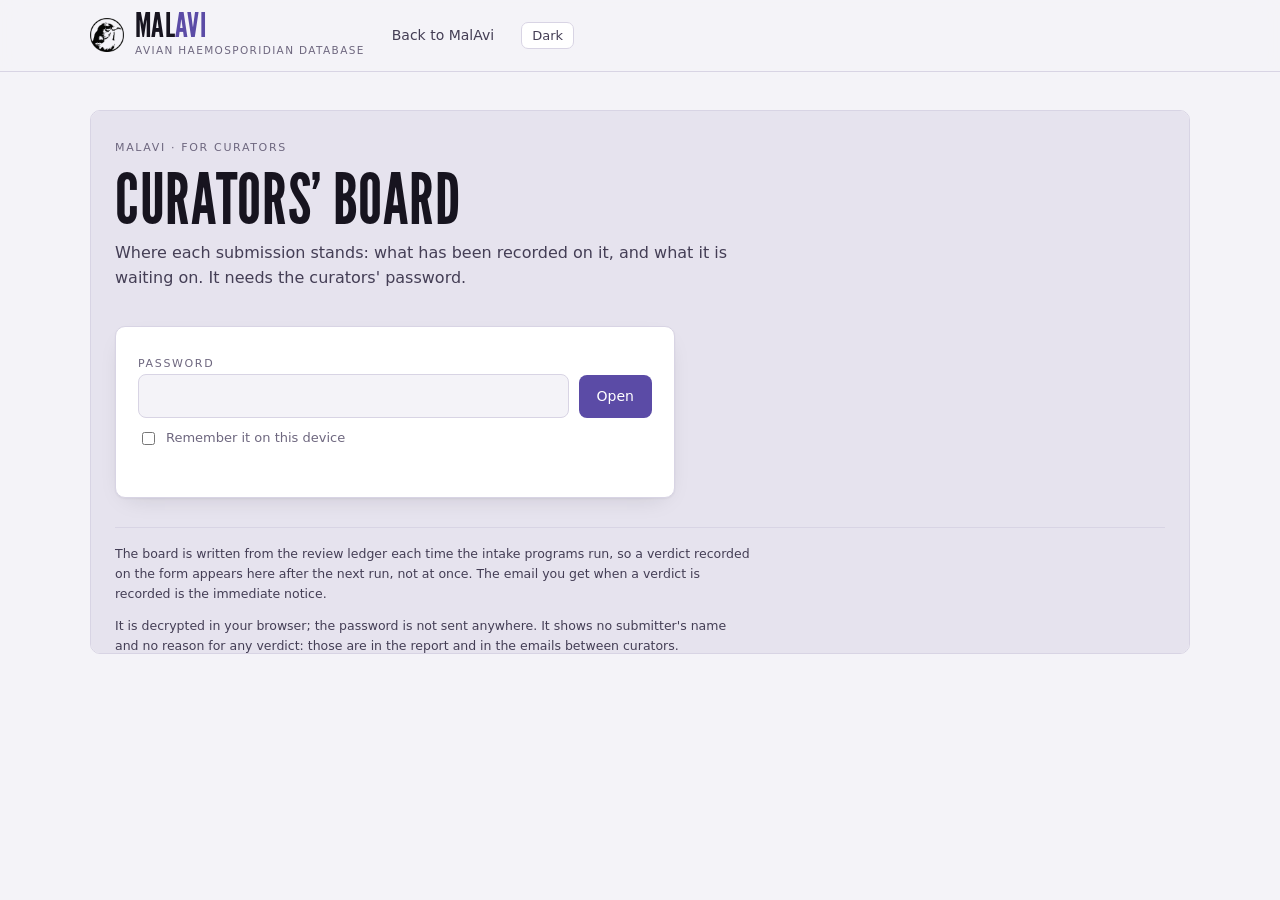
<file: board.html>
<!DOCTYPE html>
<html lang="en">
<head>
<meta charset="utf-8">
<meta name="viewport" content="width=device-width, initial-scale=1">
<title>MalAvi curators' board</title>
<meta name="description" content="Where each submission to MalAvi stands. For curators.">
<!-- For the curators, not for search engines. The contents are encrypted either way; this
     only keeps an empty password box out of search results. -->
<meta name="robots" content="noindex, nofollow">
<link rel="icon" href="assets/img/favicon.ico">
<link rel="stylesheet" href="assets/css/malavi.css">
<style>
/* ===========================================================================
   Page-specific layout only. Every color, font and control style comes from
   assets/css/malavi.css, so this page follows the site's theme toggle and its
   palette without holding a second copy of either.
   =========================================================================== */
.board { max-width: 1180px; margin: 0 auto; padding: 28px 24px 96px; }
.board h1 { font-family: "League Gothic", Impact, sans-serif; font-weight: 400;
  font-size: clamp(40px, 6vw, 68px); line-height: .95; margin: 0 0 8px;
  text-transform: uppercase; letter-spacing: .01em; }
.board .lede { max-width: 66ch; color: var(--ink-2); font-size: 16px; line-height: 1.55; }

/* The password box. One line: the field, the button, and what it remembers. */
.gate { margin-top: 22px; max-width: 560px; }
.gate input[type="password"] { flex: 1 1 220px; min-width: 0; font: inherit; font-size: 15px;
  padding: 9px 12px; border: 1px solid var(--rule); border-radius: 8px;
  background: var(--paper); color: var(--ink); }
.gate label.keep { display: flex; gap: 8px; align-items: center; font-size: 13px;
  color: var(--ink-3); margin-top: 10px; }
.status { font-size: 13px; color: var(--ink-3); min-height: 1.2em; margin-top: 10px; }
.status.bad { color: var(--stop); }

/* One card per submission, longest wait first. Cards rather than a wide table:
   the sentence saying what a submission is waiting on is the point of the page
   and needs room, and a curator may well open this on a phone. */
.subs { display: grid; gap: 14px; margin-top: 22px; }
.sub { display: grid; gap: 10px; }
.sub-head { display: flex; flex-wrap: wrap; gap: 8px 14px; align-items: baseline; }
.sub-id { font-family: ui-monospace, Menlo, Consolas, monospace; font-weight: 600; font-size: 15px; }
.sub-state { font-size: 11px; letter-spacing: .07em; text-transform: uppercase;
  padding: 3px 10px; border-radius: 999px; }
.sub-meta { font-size: 13px; color: var(--ink-3); }
.sub-wait { font-size: 15px; line-height: 1.5; color: var(--ink); max-width: 78ch; margin: 0; }
.sub-wait b { font-weight: 600; }
.sub-facts { display: grid; grid-template-columns: max-content minmax(0, 1fr); gap: 4px 14px;
  font-size: 13.5px; color: var(--ink-2); margin: 0; }
.sub-facts dt { color: var(--ink-3); }
.sub-facts dd { margin: 0; }
.sub-facts .gone { text-decoration: line-through; color: var(--ink-3); }
.sub-links { display: flex; flex-wrap: wrap; gap: 10px; }
.flag-line { margin-bottom: 10px; }
.flag-line .sub-links { margin-top: 6px; }
.flag-hint { font-size: 90%; color: var(--ink-3); margin-top: 4px; }

.finished { margin-top: 26px; font-size: 13.5px; color: var(--ink-2); }
.finished summary { cursor: pointer; color: var(--ink-3); }
.finished ul { margin: 10px 0 0; padding-left: 18px; }
.finished li { margin-bottom: 4px; }

.foot { margin-top: 28px; padding-top: 16px; border-top: 1px solid var(--rule);
  font-size: 12.5px; color: var(--ink-3); }
.foot p { max-width: 80ch; }
</style>
</head>
<body>

<!-- The site masthead, the same markup as the other standalone pages. -->
<header class="masthead">
  <div class="masthead-inner">
    <a href="index.html" style="text-decoration:none; color:inherit">
      <div class="brand">
        <img src="assets/img/hemignathus_virens.png" alt="">
        <div>
          <div class="wordmark display">Mal<span class="lo">Avi</span></div>
          <div class="brand-sub">Avian haemosporidian database</div>
        </div>
      </div>
    </a>
    <nav class="primary">
      <a href="index.html" style="text-decoration:none">Back to MalAvi</a>
    </nav>
    <button class="theme-toggle" id="themeBtn" type="button">Dark</button>
  </div>
</header>

<main>
<div class="board">

  <p class="eyebrow">MalAvi &middot; for curators</p>
  <h1>Curators' board</h1>
  <div class="lede">
    <p>Where each submission stands: what has been recorded on it, and what it is waiting
      on. It needs the curators' password.</p>
  </div>

  <!-- The gate. Shown until the board opens. -->
  <form class="card gate" id="gate" autocomplete="off">
    <label class="eyebrow" for="password">Password</label>
    <div class="btn-row">
      <input id="password" type="password" autocomplete="current-password" required>
      <button class="btn" type="submit" id="open">Open</button>
    </div>
    <label class="keep"><input type="checkbox" id="keep"> Remember it on this device</label>
    <p class="status" id="status"></p>
  </form>

  <!-- The board. Filled in once the file has been decrypted. -->
  <div id="out" hidden>
    <p class="fine" id="asof"></p>
    <div class="subs" id="subs"></div>
    <details class="finished" id="finished" hidden>
      <summary id="finishedSummary"></summary>
      <ul id="finishedList"></ul>
    </details>
    <div class="btn-row" style="margin-top:22px">
      <button class="btn ghost" type="button" id="reload">Check again</button>
      <button class="btn ghost" type="button" id="forget">Close and forget the password</button>
    </div>
  </div>

  <div class="foot">
    <p>The board is written from the review ledger each time the intake programs run, so a
      verdict recorded on the form appears here after the next run, not at once. The email
      you get when a verdict is recorded is the immediate notice.</p>
    <p>It is decrypted in your browser; the password is not sent anywhere. It shows no
      submitter's name and no reason for any verdict: those are in the report and in the
      emails between curators.</p>
  </div>

</div>
</main>

<script type="module">
/* ===========================================================================
   The page's own wiring. Decryption and all the wording live in
   assets/js/board.mjs, which is tested by assets/js/tests/test_board.mjs; this
   file only moves values between the form and the DOM.
   =========================================================================== */
import {
  decryptBoard, stateWords, dayOf, daysSince, daysWords, waitingWords, verdictWords, safeLink,
  flagsOf, flagButtons, assigneeWords
} from "./assets/js/board.mjs";

const $ = (id) => document.getElementById(id);
const BOARD_URL = "assets/data/board.json";
const STORAGE_KEY = "malavi-board-password";

/* --- theme toggle: the same behaviour as the site's other standalone pages --- */
(function () {
  const root = document.documentElement;
  const button = $("themeBtn");
  const isDark = () => {
    const set = root.getAttribute("data-theme");
    if (set) return set === "dark";
    return window.matchMedia("(prefers-color-scheme: dark)").matches;
  };
  button.addEventListener("click", () => {
    root.setAttribute("data-theme", isDark() ? "light" : "dark");
    button.textContent = isDark() ? "Light" : "Dark";
  });
  button.textContent = isDark() ? "Light" : "Dark";
})();

/* Everything from the board goes through this before it reaches innerHTML,
   quotes included, because some of it lands inside attributes. */
function escapeHtml(text) {
  return String(text == null ? "" : text)
    .replace(/&/g, "&amp;").replace(/</g, "&lt;").replace(/>/g, "&gt;")
    .replace(/"/g, "&quot;").replace(/'/g, "&#39;");
}

/* The remembered password. Storage can be unavailable (a private window, a
   blocked site), so every access is guarded and the page works without it. */
function remembered() {
  try { return localStorage.getItem(STORAGE_KEY) || ""; } catch (err) { return ""; }
}
function remember(password) {
  try { localStorage.setItem(STORAGE_KEY, password); } catch (err) { /* works without */ }
}
function forget() {
  try { localStorage.removeItem(STORAGE_KEY); } catch (err) { /* nothing to forget */ }
}

function say(text, bad) {
  const box = $("status");
  box.textContent = text;
  box.classList.toggle("bad", Boolean(bad));
}

/* Which wash a state is painted in: the site's own three. */
function stateClass(state) {
  if (state === "approved") return "t-pass";
  if (state === "held" || state === "screening_failed") return "t-fail";
  return "t-warn";
}

function submissionHtml(row, now) {
  const flags = flagsOf(row);
  const waiting = waitingWords(row.waiting, now, flags);
  const since = row.waiting && row.waiting.since;
  const waited = daysSince(since, now);

  const verdicts = (row.verdicts || []).length
    ? row.verdicts.map((v) =>
        `<span class="${v.standing ? "" : "gone"}">${escapeHtml(verdictWords(v))}</span>`)
        .join("<br>")
    : "None on this revision.";

  const report = row.report
    ? `sent ${escapeHtml(dayOf(row.report.sent))}`
    : "not sent yet";

  const facts = [
    ["Received", escapeHtml(dayOf(row.received))],
    ["Revision", escapeHtml(row.revision)],
    ["Report", report],
    ["Verdicts", verdicts]
  ];
  const assignee = assigneeWords(row);
  if (assignee) {
    facts.splice(2, 0, ["Assigned", escapeHtml(assignee)]);
  }
  // Every standing flag, from any revision (a flag placed on an earlier revision
  // still blocks this one), each with its two buttons.
  if (flags.length) {
    facts.push(["Standing flags", flags.map((f) => {
      const buttons = flagButtons(f);
      const one = (b, cls) => b.url
        ? `<a class="btn ${cls}" href="${escapeHtml(b.url)}" target="_blank" rel="noopener">` +
          `${escapeHtml(b.label)}</a>`
        : "";
      // Both hints inline, not as tooltips: a tooltip does not show on a phone.
      return `<div class="flag-line">${escapeHtml(f.id)} by ${escapeHtml(f.by)}, ` +
        `${escapeHtml(dayOf(f.at))}, on revision ${escapeHtml(f.revision)}` +
        `<div class="sub-links">${one(buttons.withdraw, "")}${one(buttons.clear, "ghost")}</div>` +
        `<div class="flag-hint"><b>Withdraw:</b> ${escapeHtml(buttons.withdraw.hint)}</div>` +
        `<div class="flag-hint"><b>Clear:</b> ${escapeHtml(buttons.clear.hint)}</div></div>`;
    }).join("")]);
  }
  if (row.names) {
    facts.push(["Names", `${escapeHtml(row.names)} reserved`]);
  }
  if (row.embargoed) {
    facts.push(["Records", "held back until the study is published"]);
  }

  const links = [];
  const reportUrl = row.report ? safeLink(row.report.url) : "";
  if (reportUrl) {
    links.push(`<a class="btn ghost" href="${escapeHtml(reportUrl)}" target="_blank" ` +
      `rel="noopener">Open the report</a>`);
  }
  const verdictUrl = safeLink(row.verdict_link);
  if (verdictUrl) {
    links.push(`<a class="btn" href="${escapeHtml(verdictUrl)}" target="_blank" ` +
      `rel="noopener">Record a verdict</a>`);
  }

  return `<div class="card sub">
    <div class="sub-head">
      <span class="sub-id">${escapeHtml(row.id)}</span>
      <span class="sub-state ${stateClass(row.state)}">${escapeHtml(stateWords(row.state))}</span>
      <span class="sub-meta">${waited === null ? "" :
        "waiting " + (waited === 0 ? "since today" : "for " + escapeHtml(daysWords(waited)))}</span>
    </div>
    <p class="sub-wait">${waiting.who
      ? `<b>Waiting on ${escapeHtml(waiting.who)}.</b> ` : ""}${escapeHtml(waiting.text)}</p>
    <dl class="sub-facts">${facts.map(([k, v]) => `<dt>${k}</dt><dd>${v}</dd>`).join("")}</dl>
    ${links.length ? `<div class="sub-links">${links.join("")}</div>` : ""}
  </div>`;
}

function show(board, written) {
  const now = new Date();
  const rows = board.submissions || [];
  $("subs").innerHTML = rows.length
    ? rows.map((row) => submissionHtml(row, now)).join("")
    : `<p class="fine">No submission is in review.</p>`;

  const finished = board.finished || [];
  $("finished").hidden = finished.length === 0;
  $("finishedSummary").textContent =
    `${finished.length} finished ${finished.length === 1 ? "submission" : "submissions"}`;
  $("finishedList").innerHTML = finished.map((row) =>
    `<li><span class="sub-id">${escapeHtml(row.id)}</span>: ` +
    `${escapeHtml(stateWords(row.state).toLowerCase())} ${escapeHtml(dayOf(row.ended))}</li>`)
    .join("");

  $("asof").textContent = written
    ? `${rows.length} in review, longest wait first. The board last changed ${dayOf(written)}.`
    : `${rows.length} in review, longest wait first.`;
  $("gate").hidden = true;
  $("out").hidden = false;
}

async function open(password, { quiet } = {}) {
  if (!quiet) say("Opening…");
  let envelope;
  try {
    const response = await fetch(BOARD_URL, { cache: "no-cache" });
    if (response.status === 404) {
      say("The board has not been published yet.", true);
      return false;
    }
    if (!response.ok) throw new Error(`HTTP ${response.status}`);
    envelope = await response.json();
  } catch (err) {
    say(`The board could not be loaded (${err.message}). Try again in a moment.`, true);
    return false;
  }
  try {
    const board = await decryptBoard(envelope, password);
    show(board, envelope.written);
    say("");
    return true;
  } catch (err) {
    say(err.message, true);
    return false;
  }
}

let current = "";

$("gate").addEventListener("submit", async (event) => {
  event.preventDefault();
  const password = $("password").value.trim();
  if (!password) return;
  $("open").disabled = true;
  const opened = await open(password);
  $("open").disabled = false;
  if (opened) {
    current = password;
    if ($("keep").checked) remember(password); else forget();
    $("password").value = "";
  }
});

$("reload").addEventListener("click", () => { if (current) open(current, { quiet: true }); });

$("forget").addEventListener("click", () => {
  forget();
  current = "";
  $("subs").innerHTML = "";
  $("finishedList").innerHTML = "";
  $("out").hidden = true;
  $("gate").hidden = false;
  $("keep").checked = false;
  say("");
});

/* A remembered password opens the board without asking. If it no longer works
   (the password was changed), it is forgotten and the box is shown. */
(async function () {
  const stored = remembered();
  if (!stored) return;
  $("keep").checked = true;
  if (await open(stored)) {
    current = stored;
  } else {
    forget();
  }
})();
</script>
</body>
</html>
</file>
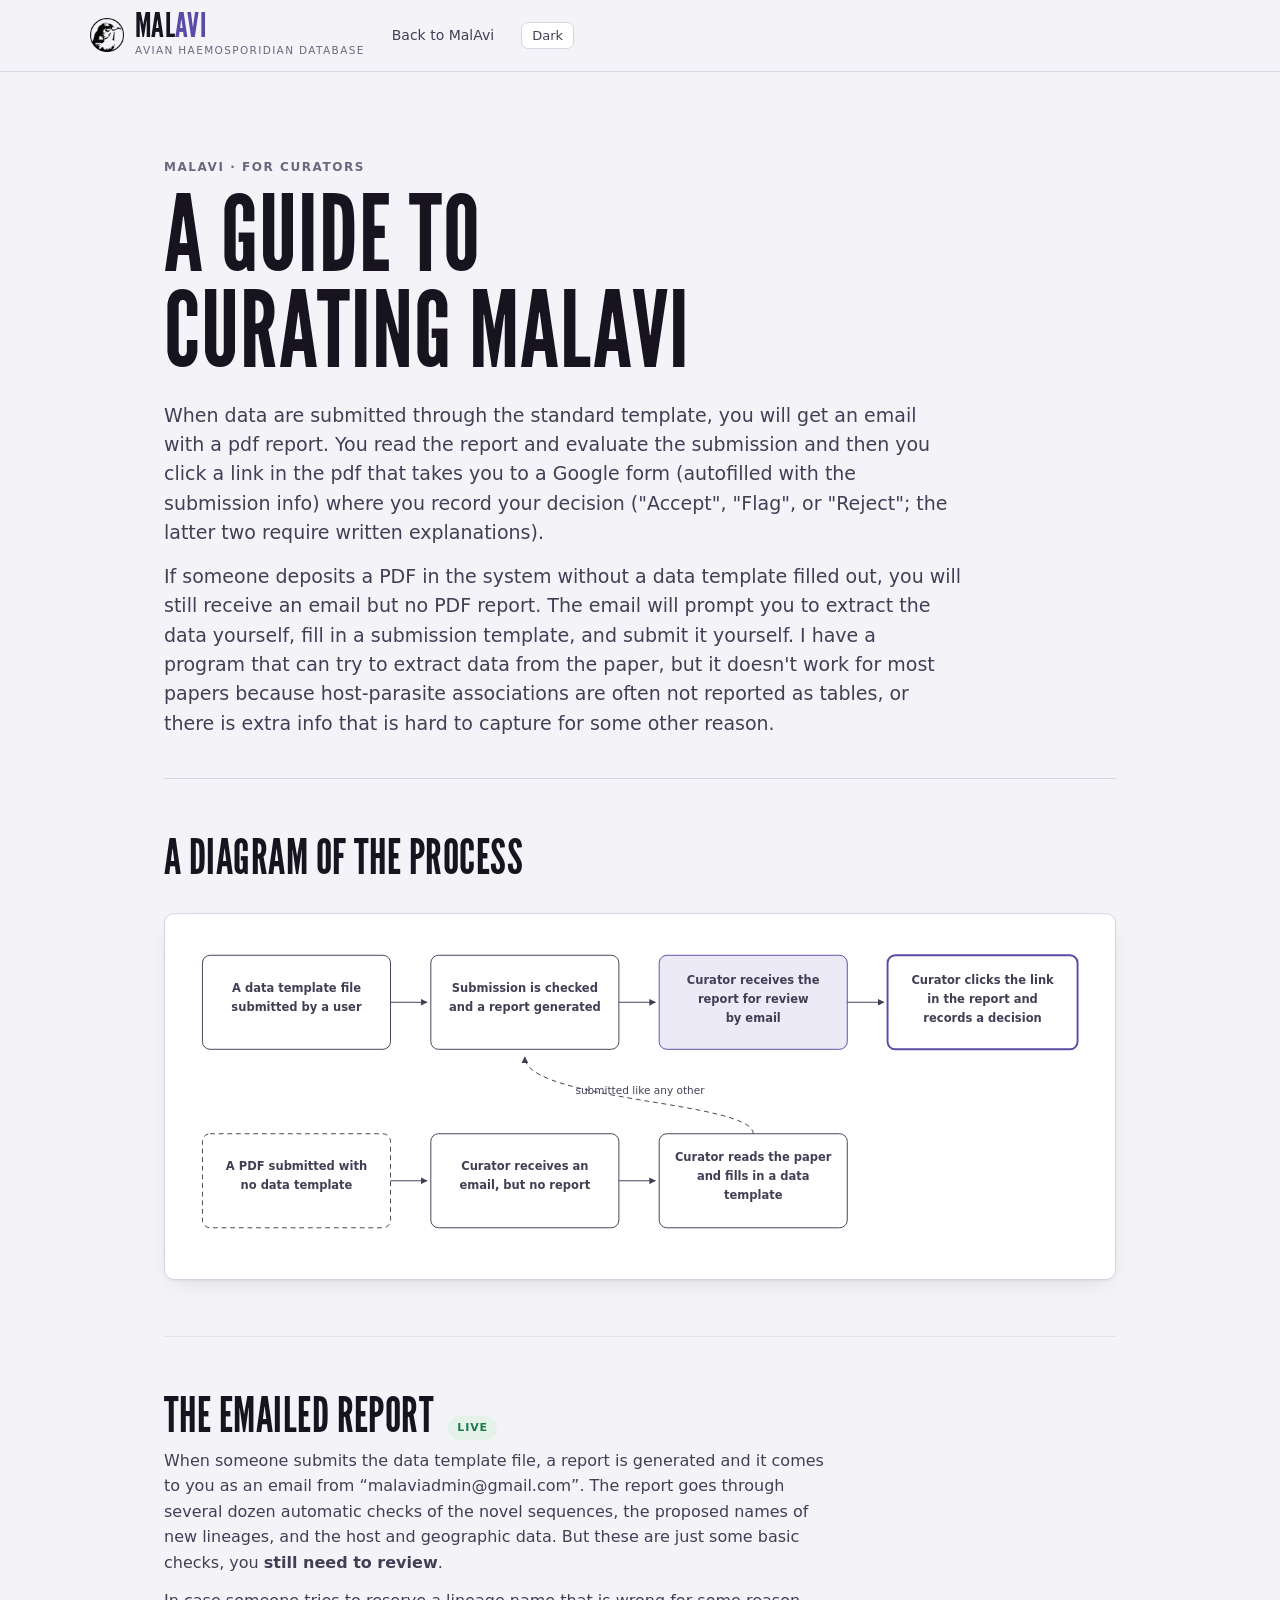
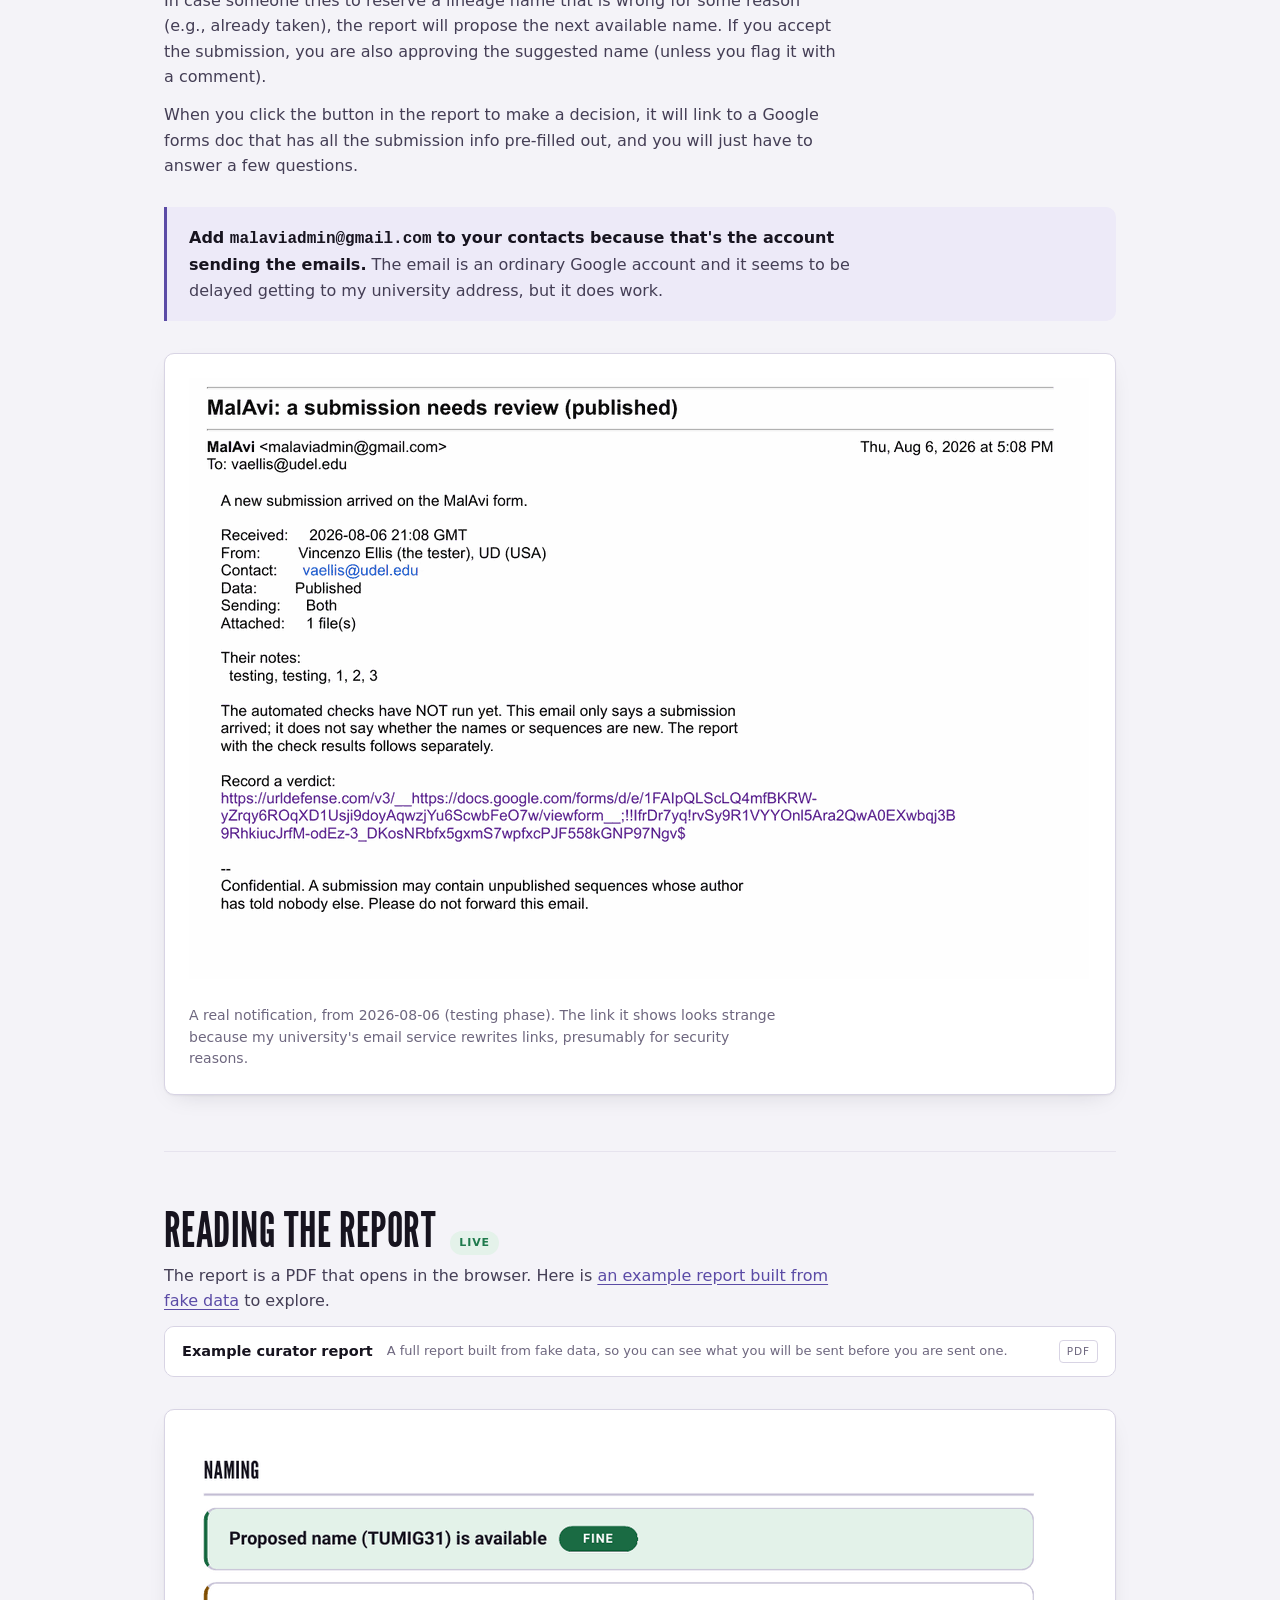
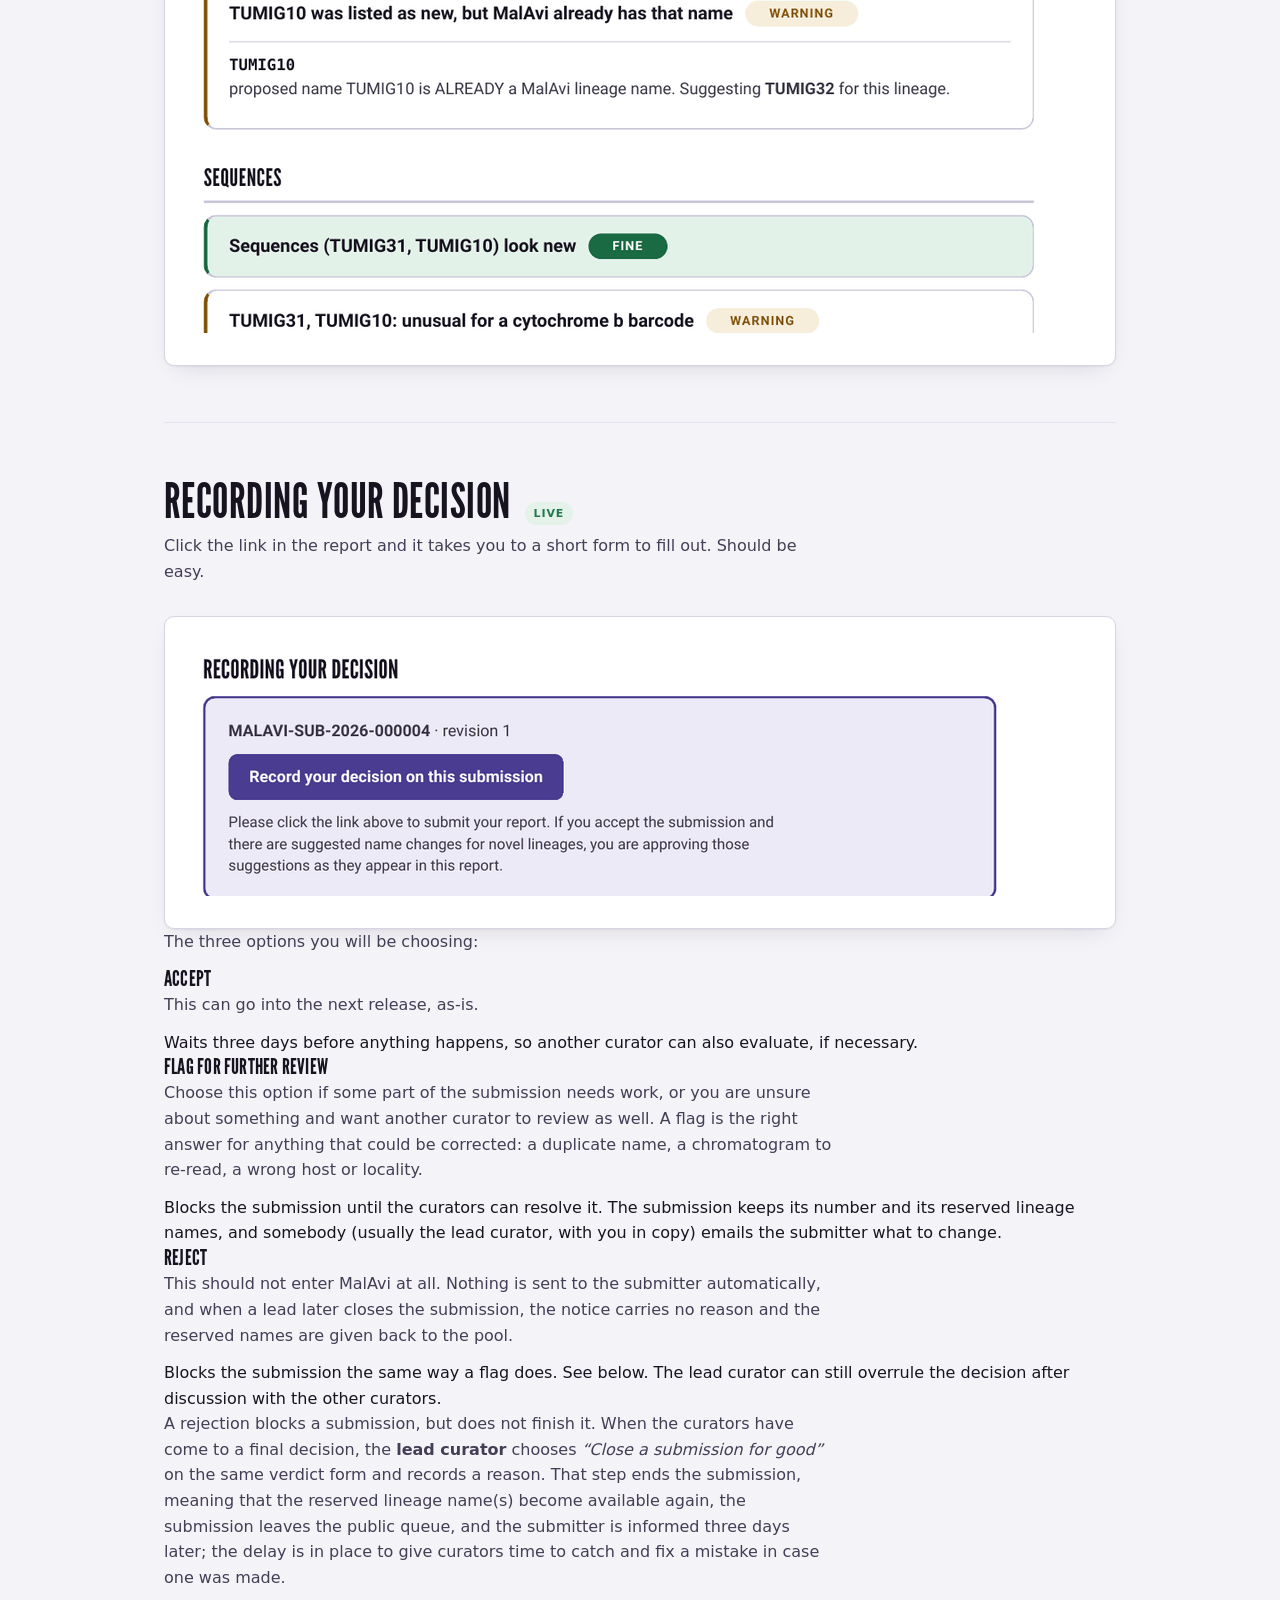
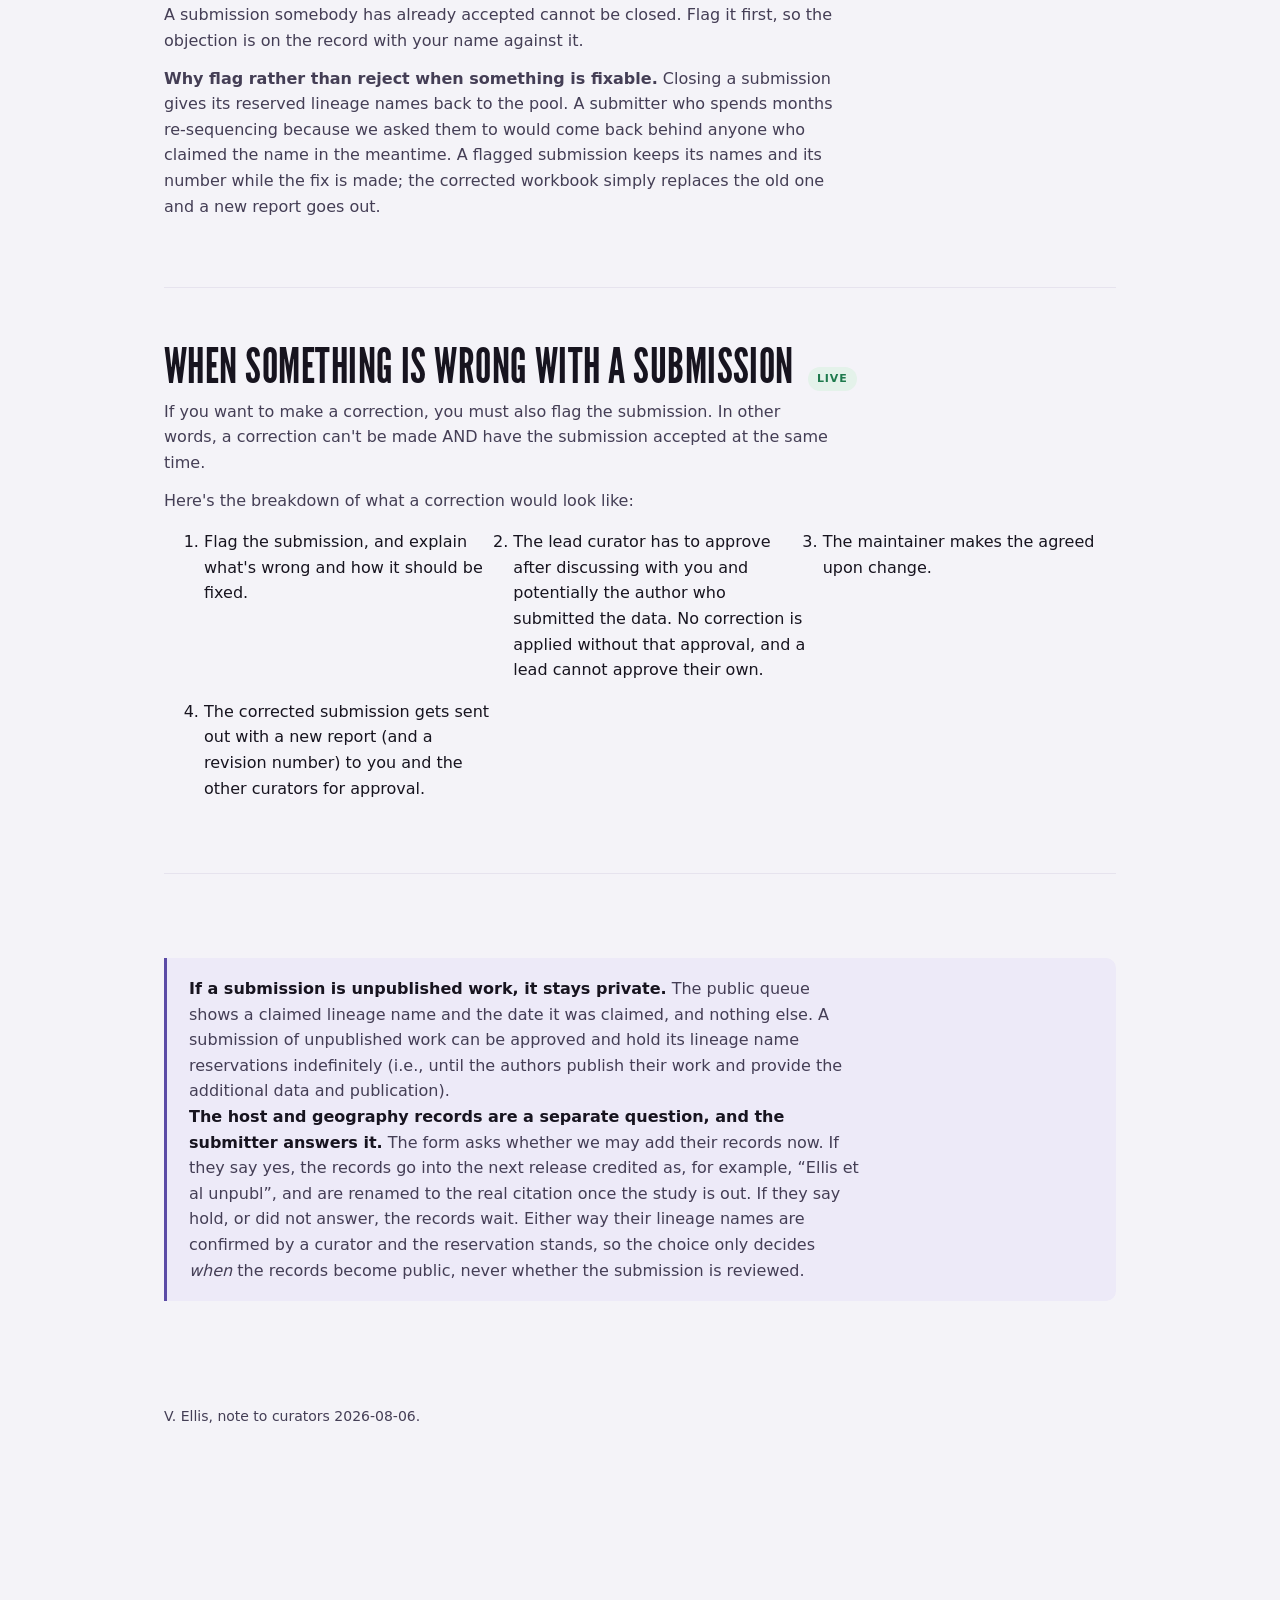
<file: curating.html>
<!DOCTYPE html>
<html lang="en">
<head>
<meta charset="utf-8">
<meta name="viewport" content="width=device-width, initial-scale=1">
<title>A guide to curating MalAvi</title>
<meta name="description" content="What a MalAvi curator is asked to do, and how to do it.">
<link rel="icon" href="assets/img/favicon.ico">
<link rel="stylesheet" href="assets/css/malavi.css">
<style>
/* ==== GUIDE ==== shared by both outputs.
   Every rule is scoped under .guide, because the site stylesheet already owns
   .card, .eyebrow and .pill with different values and an unscoped rule here
   would quietly fight it. */
.guide{max-width:1000px; margin:0 auto; padding:0 24px 96px; --measure:66ch}
.guide *{box-sizing:border-box}
.guide h1,.guide h2,.guide h3{
  font-family:"League Gothic",Impact,"Haettenschweiler",sans-serif;
  font-weight:400; text-transform:uppercase; letter-spacing:.01em;
  text-wrap:balance; margin:0}
.guide h1{font-size:clamp(52px,9vw,104px); line-height:.92}
.guide h2{font-size:clamp(30px,4.4vw,46px); line-height:1}
.guide h3{font-size:22px; line-height:1.15}
.guide p{max-width:var(--measure)}
.guide a{color:var(--accent)}
.guide .eyebrow{font-size:12px; letter-spacing:.13em; text-transform:uppercase;
  color:var(--ink-3); font-weight:600; margin:0 0 10px}
.guide header.hero{padding:56px 0 40px; border-bottom:1px solid var(--rule)}
.guide header.hero .lede{margin-top:22px; display:flex; flex-direction:column; gap:14px}
.guide header.hero .lede p{font-size:19px; line-height:1.55; color:var(--ink-2); margin:0}
.guide section{padding:56px 0; border-bottom:1px solid var(--rule-soft)}
.guide section:last-of-type{border-bottom:0}
.guide .sec-head{display:flex; align-items:baseline; gap:14px; flex-wrap:wrap;
  margin-bottom:8px}
.guide figure{margin:32px 0 0; background:var(--surface); border:1px solid var(--rule);
  border-radius:var(--radius); padding:24px; box-shadow:var(--shadow); overflow-x:auto}
.guide figure svg{display:block; max-width:100%; height:auto; margin:0 auto;
  color:var(--ink-2)}
.guide figcaption{margin-top:18px; font-size:14px; line-height:1.55; color:var(--ink-3);
  max-width:var(--measure)}
.guide .grid{display:grid; gap:16px; margin-top:28px}
@media(min-width:720px){ .guide .grid.four{grid-template-columns:repeat(2,1fr)} }
@media(min-width:960px){ .guide .grid.four{grid-template-columns:repeat(4,1fr)} }
.guide .card{background:var(--surface); border:1px solid var(--rule);
  border-radius:var(--radius); padding:20px 22px}
.guide .card h3{margin-bottom:8px}
.guide .card p{font-size:15px; color:var(--ink-2); margin:0}
.guide .card .needs{margin-top:14px; padding-top:12px; border-top:1px solid var(--rule-soft);
  font-size:13px; color:var(--ink-3)}
.guide .pill{display:inline-flex; align-items:center; gap:6px; font-size:11px;
  font-weight:700; letter-spacing:.08em; text-transform:uppercase; padding:3px 9px;
  border-radius:999px; white-space:nowrap}
.guide .pill.live{background:var(--ok-wash); color:var(--ok)}
.guide .pill.soon{background:var(--warn-wash); color:var(--warn)}
.guide .note{margin-top:28px; border-left:3px solid var(--accent);
  background:var(--accent-wash); padding:18px 22px;
  border-radius:0 var(--radius) var(--radius) 0}
.guide .note p{margin:0; color:var(--ink-2)}
.guide .note strong{color:var(--ink)}
.guide footer{padding:48px 0 0; color:var(--ink-3); font-size:14px}
/* Download rows. Copied from the site's .files rules rather than inherited, because
   the standalone artifact copy has no access to assets/css/malavi.css -- without
   these the three spans of a file row run together as unstyled text there while
   looking correct on the site, which is the kind of difference nobody sees until
   somebody opens the artifact. Kept scoped under .guide like everything else here,
   so on the site page the site's own rules still win for the rest of the page. */
.guide .files{display:grid; gap:1px; background:var(--rule-soft);
  border:1px solid var(--rule); border-radius:var(--radius); overflow:hidden}
.guide .files a{display:flex; gap:14px; align-items:center; flex-wrap:wrap;
  background:var(--surface); padding:13px 17px; text-decoration:none; color:inherit}
.guide .files a:hover{background:var(--surface-2)}
.guide .files .nm{font-weight:600; font-size:14.5px; min-width:180px}
.guide .files .ds{font-size:13px; color:var(--ink-3); flex:1}
.guide .files .fm{font-size:10.5px; letter-spacing:.09em; text-transform:uppercase;
  color:var(--ink-3); border:1px solid var(--rule); border-radius:4px; padding:2px 7px}

/* The site page keeps the guide off the masthead's toes. */
.guide{padding-top:8px}
.guide header.hero{padding-top:40px}
</style>
</head>
<body>
<header class="masthead">
  <div class="masthead-inner">
    <a href="index.html" style="text-decoration:none; color:inherit">
      <div class="brand" id="brandHome">
      <img src="[data-uri]" alt="">
      <div>
        <div class="wordmark display">Mal<span class="lo">Avi</span></div>
        <div class="brand-sub">Avian haemosporidian database</div>
      </div></div>
    </a>
    <nav class="primary">
      <a href="index.html" style="text-decoration:none">Back to MalAvi</a>
    </nav>
    <button class="theme-toggle" id="themeBtn" type="button">Dark</button>
  </div>
</header>

<main>

<div class="guide">

<header class="hero">
  <p class="eyebrow">MalAvi &middot; for curators</p>
  <h1>A guide to<br>curating MalAvi</h1>
  <div class="lede">
    <p>When data are submitted through the standard template, you will get an email with a pdf report. You read the report and evaluate the submission and then you click a link in the pdf that takes you to a Google form (autofilled with the submission info) where you record your decision ("Accept", "Flag", or "Reject"; the latter two require written explanations).</p>
    <p>If someone deposits a PDF in the system without a data template filled out, you will still receive an email but no PDF report. The email will prompt you to extract the data yourself, fill in a submission template, and submit it yourself. I have a program that can try to extract data from the paper, but it doesn't work for most papers because host-parasite associations are often not reported as tables, or there is extra info that is hard to capture for some other reason.</p>
  </div>
</header>

<section>
  <div class="sec-head"><h2>A diagram of the process</h2></div>

  <figure>
    <svg viewBox="0 0 940 330" role="img"
         aria-label="Two ways in. A data template is checked and a report generated, which the curator receives by email and acts on. A PDF with no template also emails the curator, who extracts the data and submits it as a new template.">
      <defs>
        <marker id="c1" viewBox="0 0 10 10" refX="9" refY="5" markerWidth="7"
                markerHeight="7" orient="auto-start-reverse">
          <path d="M0,0 L10,5 L0,10 z" fill="currentColor"/>
        </marker>
      </defs>
      <g font-size="12" fill="currentColor" stroke="none">

        <rect x="14" y="18" width="196" height="98" rx="8" fill="none" stroke="currentColor"/>
        <text x="112" y="56" text-anchor="middle" font-weight="700">A data template file</text>
        <text x="112" y="76" text-anchor="middle" font-weight="700">submitted by a user</text>

        <line x1="210" y1="67" x2="248" y2="67" stroke="currentColor" marker-end="url(#c1)"/>

        <rect x="252" y="18" width="196" height="98" rx="8" fill="none" stroke="currentColor"/>
        <text x="350" y="56" text-anchor="middle" font-weight="700">Submission is checked</text>
        <text x="350" y="76" text-anchor="middle" font-weight="700">and a report generated</text>

        <line x1="448" y1="67" x2="486" y2="67" stroke="currentColor" marker-end="url(#c1)"/>

        <rect x="490" y="18" width="196" height="98" rx="8"
              fill="var(--accent-wash)" stroke="var(--accent)"/>
        <text x="588" y="48" text-anchor="middle" font-weight="700">Curator receives the</text>
        <text x="588" y="68" text-anchor="middle" font-weight="700">report for review</text>
        <text x="588" y="88" text-anchor="middle" font-weight="700">by email</text>

        <line x1="686" y1="67" x2="724" y2="67" stroke="currentColor" marker-end="url(#c1)"/>

        <rect x="728" y="18" width="198" height="98" rx="8"
              fill="none" stroke="var(--accent)" stroke-width="2"/>
        <text x="827" y="48" text-anchor="middle" font-weight="700">Curator clicks the link</text>
        <text x="827" y="68" text-anchor="middle" font-weight="700">in the report and</text>
        <text x="827" y="88" text-anchor="middle" font-weight="700">records a decision</text>

        <!-- The second way in: a paper with no template. -->
        <rect x="14" y="204" width="196" height="98" rx="8" fill="none"
              stroke="currentColor" stroke-dasharray="5 4"/>
        <text x="112" y="242" text-anchor="middle" font-weight="700">A PDF submitted with</text>
        <text x="112" y="262" text-anchor="middle" font-weight="700">no data template</text>

        <line x1="210" y1="253" x2="248" y2="253" stroke="currentColor" marker-end="url(#c1)"/>

        <rect x="252" y="204" width="196" height="98" rx="8" fill="none" stroke="currentColor"/>
        <text x="350" y="242" text-anchor="middle" font-weight="700">Curator receives an</text>
        <text x="350" y="262" text-anchor="middle" font-weight="700">email, but no report</text>

        <line x1="448" y1="253" x2="486" y2="253" stroke="currentColor" marker-end="url(#c1)"/>

        <rect x="490" y="204" width="196" height="98" rx="8" fill="none" stroke="currentColor"/>
        <text x="588" y="232" text-anchor="middle" font-weight="700">Curator reads the paper</text>
        <text x="588" y="252" text-anchor="middle" font-weight="700">and fills in a data</text>
        <text x="588" y="272" text-anchor="middle" font-weight="700">template</text>

        <!-- and it rejoins the top row as an ordinary submission -->
        <path d="M588,204 C588,170 350,170 350,124" fill="none" stroke="currentColor"
              stroke-dasharray="5 4" marker-end="url(#c1)"/>
        <text x="470" y="163" text-anchor="middle" font-size="11">submitted like any other</text>
      </g>
    </svg>

  </figure>
</section>

<section>
  <div class="sec-head"><h2>The emailed report</h2>
    <span class="pill live">Live</span></div>
  <p>
    When someone submits the data template file, a report is generated and it comes to you
    as an email from &ldquo;malaviadmin@gmail.com&rdquo;. The report goes through several
    dozen automatic checks of the novel sequences, the proposed names of new lineages, and
    the host and geographic data. But these are just some basic checks, you
    <strong>still need to review</strong>.
  </p>
  <p>
    In case someone tries to reserve a lineage name that is wrong for some reason (e.g.,
    already taken), the report will propose the next available name. If you accept the
    submission, you are also approving the suggested name (unless you flag it with a
    comment).
  </p>
  <p>
    When you click the button in the report to make a decision, it will link to a Google
    forms doc that has all the submission info pre-filled out, and you will just have to
    answer a few questions.
  </p>

  <div class="note">
    <p><strong>Add <code>malaviadmin@gmail.com</code> to your contacts because that's the account sending the emails.</strong> The email is an ordinary Google account and it seems to be delayed getting to my university address, but it does work.</p>
  </div>

  <figure class="screenshot">
    <img src="[data-uri]" alt="The MalAvi notification
      email: who submitted, their institution and country, whether the data is published,
      what they are sending, how many files, their notes, a statement that the automated
      checks have not run yet, and a link to record a verdict.">
    <figcaption>
      A real notification, from 2026-08-06 (testing phase). The link it shows looks strange because my university's email service rewrites links, presumably for security reasons.
    </figcaption>
  </figure>
</section>

<section>
  <div class="sec-head"><h2>Reading the report</h2>
    <span class="pill live">Live</span></div>
  <p>
    The report is a PDF that opens in the browser. Here is <a href="assets/downloads/example-curator-report.pdf">an example report built from fake data</a> to explore.
  </p>

  <div class="files" style="margin-top:12px">
    <a href="assets/downloads/example-curator-report.pdf" target="_blank" rel="noopener"><span class="nm">Example curator report</span><span class="ds">A full report built from fake data, so you can see what you will be sent before you are sent one.</span><span class="fm">PDF</span></a>
  </div>

  <figure class="screenshot">
    <img src="[data-uri]" alt="Four checks from a real report.
      Two are marked blocking: a proposed name that MalAvi already has, and a sequence
      identical to an existing lineage. One is a warning about sequence quality. One is
      information about host and geography.">
  </figure>
</section>

<section>
  <div class="sec-head"><h2>Recording your decision</h2>
    <span class="pill live">Live</span></div>
  <p>
    Click the link in the report and it takes you to a short form to fill out. Should be easy.
  </p>

  
  <figure class="screenshot">
    <img src="[data-uri]" alt="The verdict block at the top
      of a report: the submission identifier and revision number, and a button reading
      Record your verdict on this submission.">
  </figure>

  <p>The three options you will be choosing:</p>

  <div class="verdict-row">
    <div class="vcard ok">
      <h3>Accept</h3>
      <p>This can go into the next release, as-is.</p>
      <div class="after">Waits three days before anything happens, so another curator can also evaluate, if necessary.</div>
    </div>
    <div class="vcard warn">
      <h3>Flag for further review</h3>
      <p>Choose this option if some part of the submission needs work, or you are unsure
        about something and want another curator to review as well. A flag is the right
        answer for anything that could be corrected: a duplicate name, a chromatogram to
        re-read, a wrong host or locality.</p>
      <div class="after">Blocks the submission until the curators can resolve it. The
        submission keeps its number and its reserved lineage names, and somebody (usually the
        lead curator, with you in copy) emails the submitter what to change.</div>
    </div>
    <div class="vcard stop">
      <h3>Reject</h3>
      <p>This should not enter MalAvi at all. Nothing is sent to the submitter
        automatically, and when a lead later closes the submission, the notice carries no
        reason and the reserved names are given back to the pool.</p>
      <div class="after">Blocks the submission the same way a flag does. See below. The lead curator can still overrule the decision after discussion with the other curators.</div>
    </div>
  </div>

  <p>
    A rejection blocks a submission, but does not finish it. When the curators have come to a
    final decision, the <strong>lead curator</strong> chooses
    <em>&ldquo;Close a submission for good&rdquo;</em> on the same verdict form and records a
    reason. That step ends the submission, meaning that the reserved lineage name(s) become
    available again, the submission leaves the public queue, and the submitter is informed
    three days later; the delay is in place to give curators time to catch and fix a mistake in
    case one was made.
  </p>

  <p>
    A submission somebody has already accepted cannot be closed. Flag it first, so the
    objection is on the record with your name against it.
  </p>

  <p>
    <strong>Why flag rather than reject when something is fixable.</strong> Closing a
    submission gives its reserved lineage names back to the pool. A submitter who spends
    months re-sequencing because we asked them to would come back behind anyone who claimed
    the name in the meantime. A flagged submission keeps its names and its number while the
    fix is made; the corrected workbook simply replaces the old one and a new report goes out.
  </p>

</section>

<section>
  <div class="sec-head"><h2>When something is wrong with a submission</h2>
    <span class="pill live">Live</span></div>
  <p>
    If you want to make a correction, you must also flag the submission. In other words, a
    correction can't be made AND have the submission accepted at the same time.
  </p>

  <p>Here's the breakdown of what a correction would look like:</p>

  <ol class="steps">
    <li>Flag the submission, and explain what's wrong and how it should be fixed.</li>
    <li>The lead curator has to approve after discussing with you and potentially the
      author who submitted the data. No correction is applied without that approval, and a
      lead cannot approve their own.</li>
    <li>The maintainer makes the agreed upon change.</li>
    <li>The corrected submission gets sent out with a new report (and a revision number) to
      you and the other curators for approval.</li>
  </ol>

</section>

<section>
  <div class="note">
    <p><strong>If a submission is unpublished work, it stays private.</strong> The public
    queue shows a claimed lineage name and the date it was claimed, and nothing else. A submission of unpublished work can be
    approved and hold its lineage name reservations indefinitely (i.e., until the authors
    publish their work and provide the additional data and publication).</p>

    <p><strong>The host and geography records are a separate question, and the submitter
    answers it.</strong> The form asks whether we may add their records now. If they say
    yes, the records go into the next release credited as, for example, &ldquo;Ellis et al
    unpubl&rdquo;, and are renamed to the real citation once the study is out. If they say
    hold, or did not answer, the records wait. Either way their lineage names are confirmed by a curator and the
    reservation stands, so the choice only decides <em>when</em> the records become public,
    never whether the submission is reviewed.</p>
  </div>
</section>

<footer>
  <p>V. Ellis, note to curators 2026-08-06.</p>
</footer>

</div>

</main>

<script>
/* The site's malavi.js drives the single-page app and expects elements this page does not
   have, so it is not loaded here. This is only the theme toggle, matching its behaviour so
   a reader's choice looks the same on both pages. */
(function () {
  var root = document.documentElement, btn = document.getElementById("themeBtn");
  function dark() {
    var set = root.getAttribute("data-theme");
    if (set) return set === "dark";
    return window.matchMedia("(prefers-color-scheme: dark)").matches;
  }
  btn.addEventListener("click", function () {
    root.setAttribute("data-theme", dark() ? "light" : "dark");
    btn.textContent = dark() ? "Light" : "Dark";
  });
  btn.textContent = dark() ? "Light" : "Dark";
})();
</script>
</body>
</html>
</file>
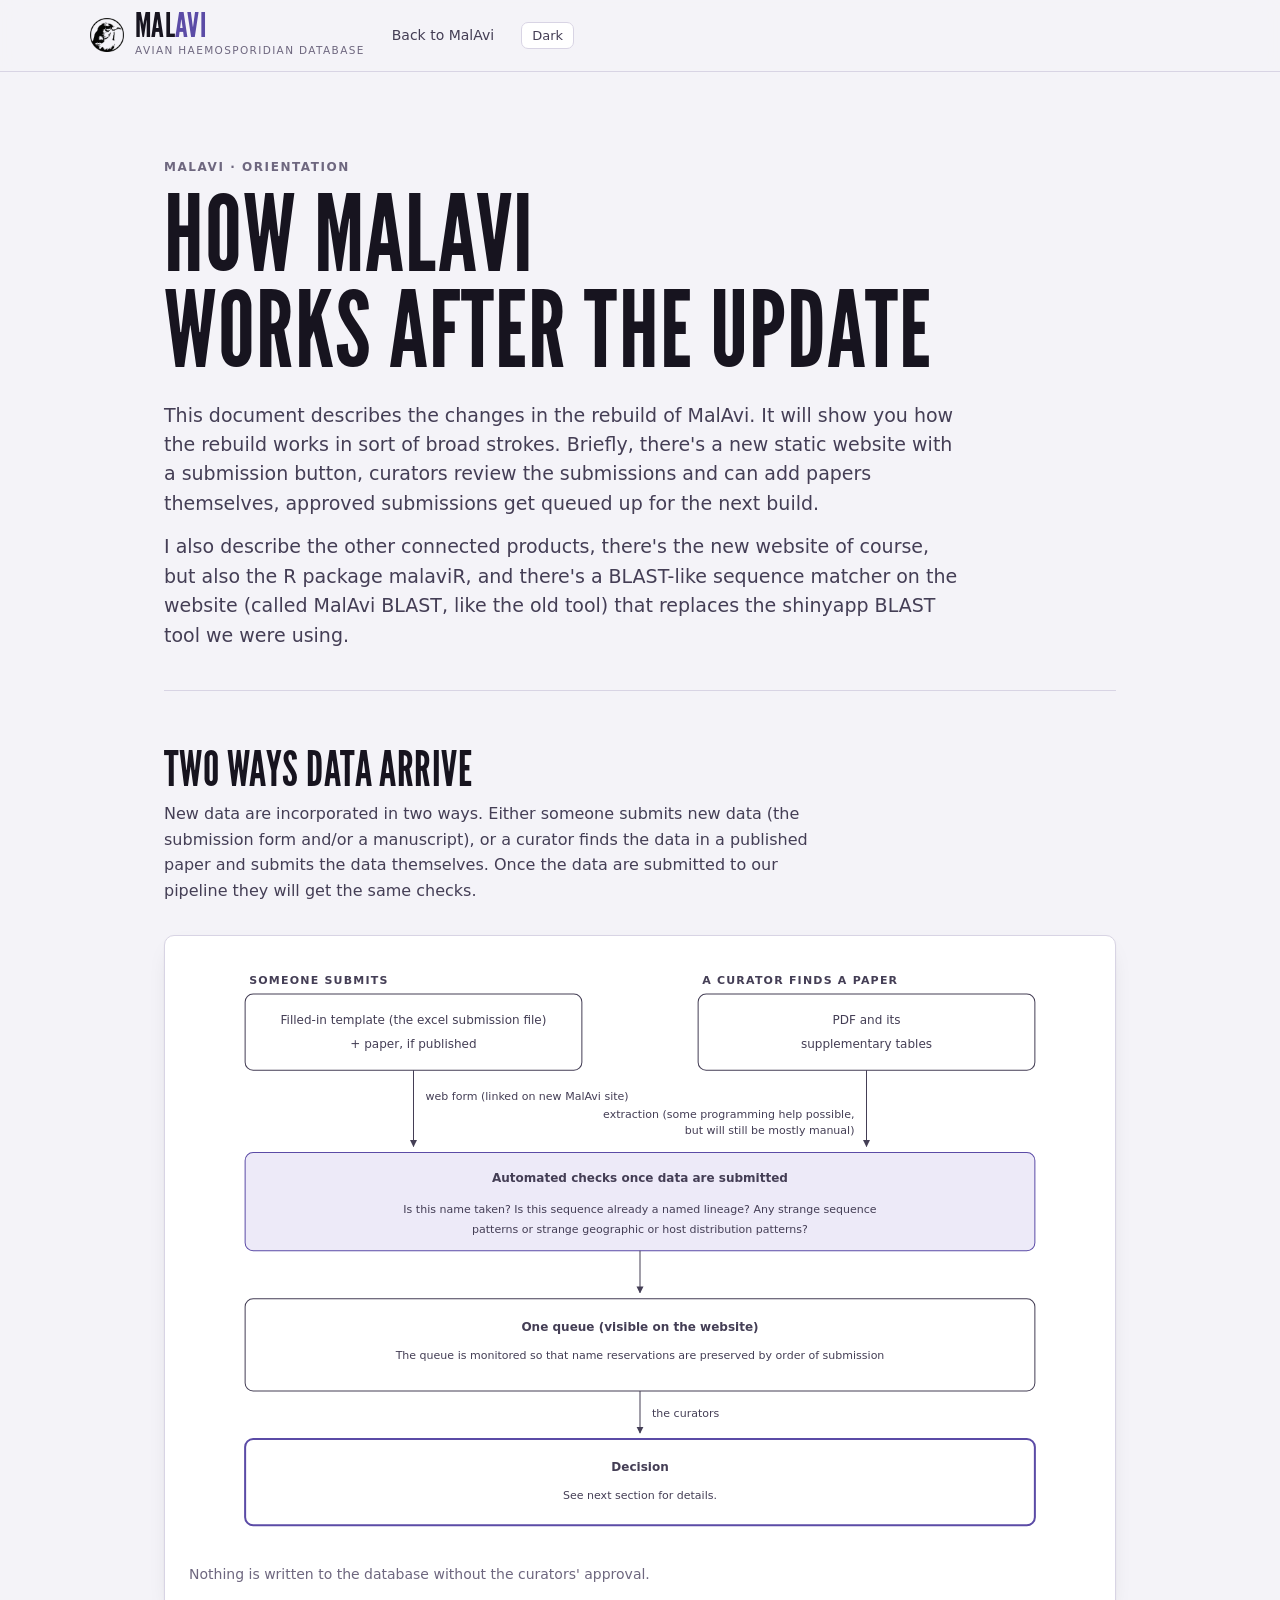
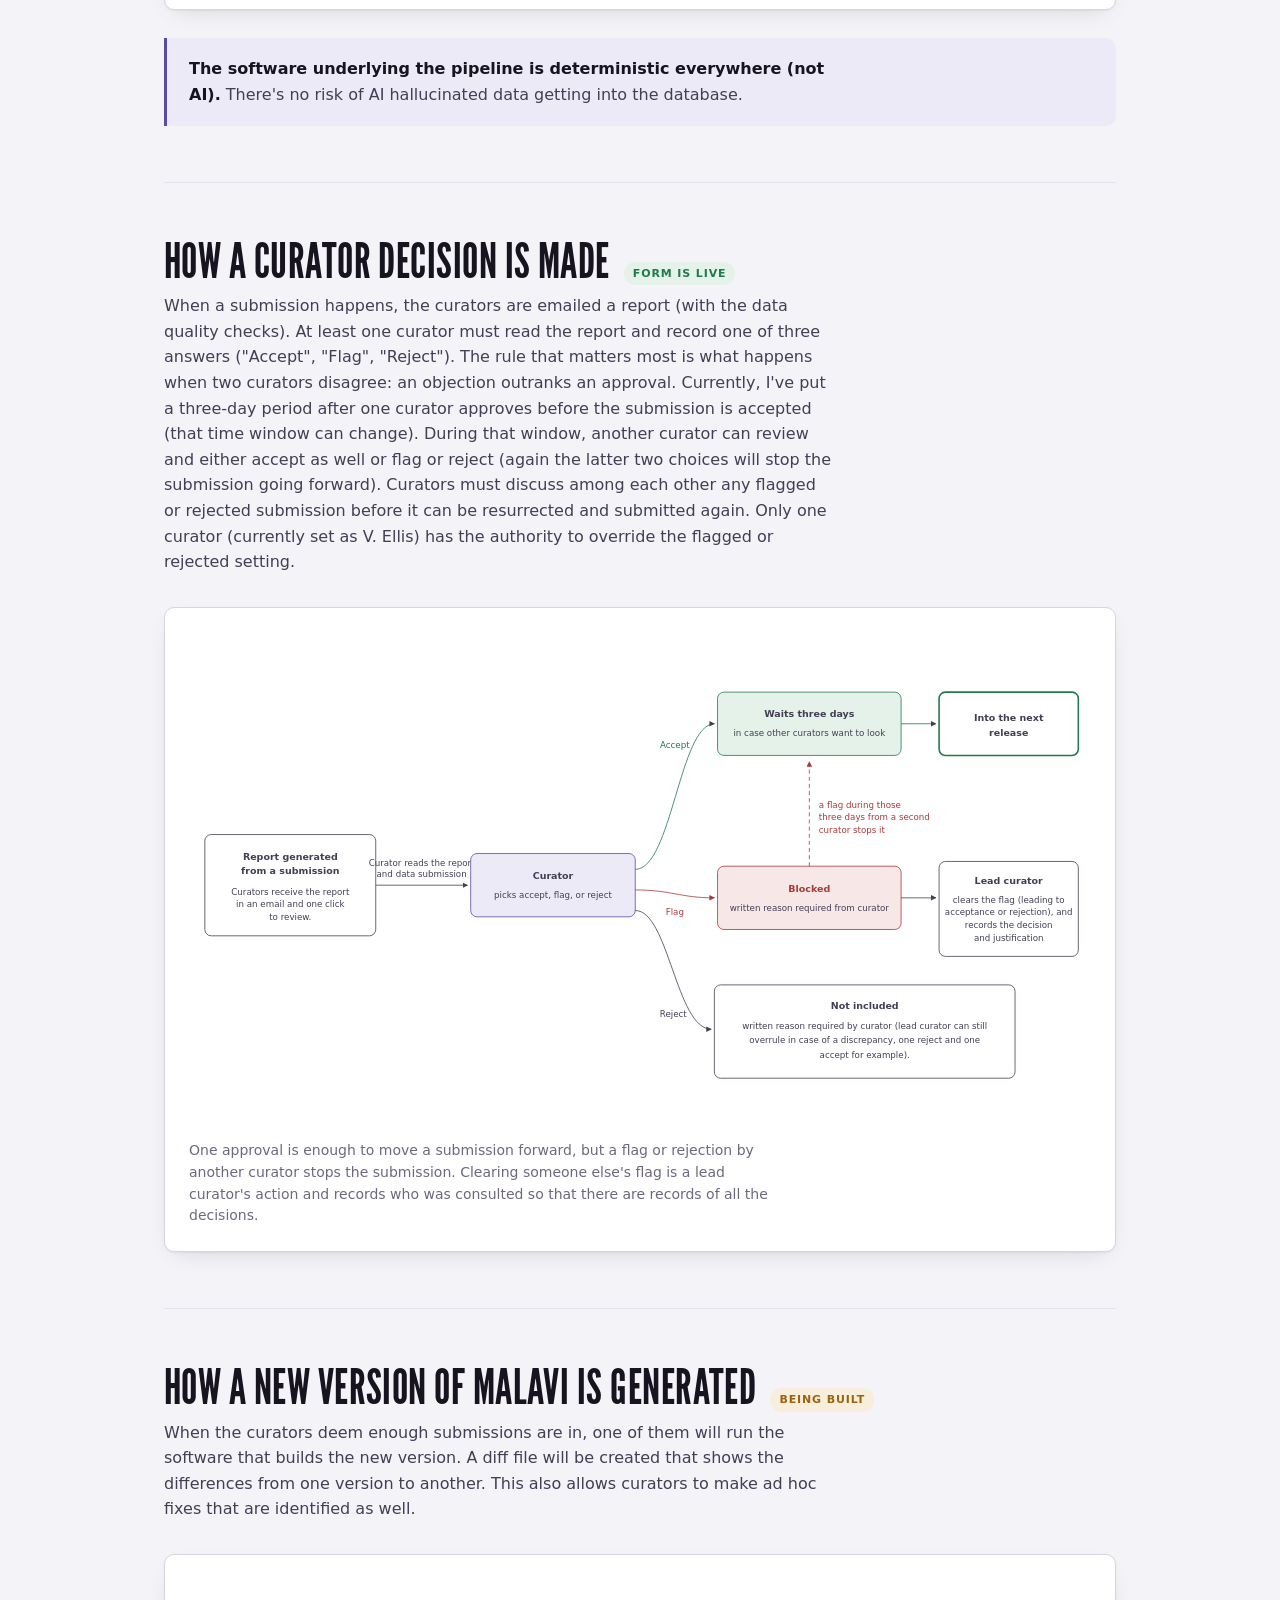
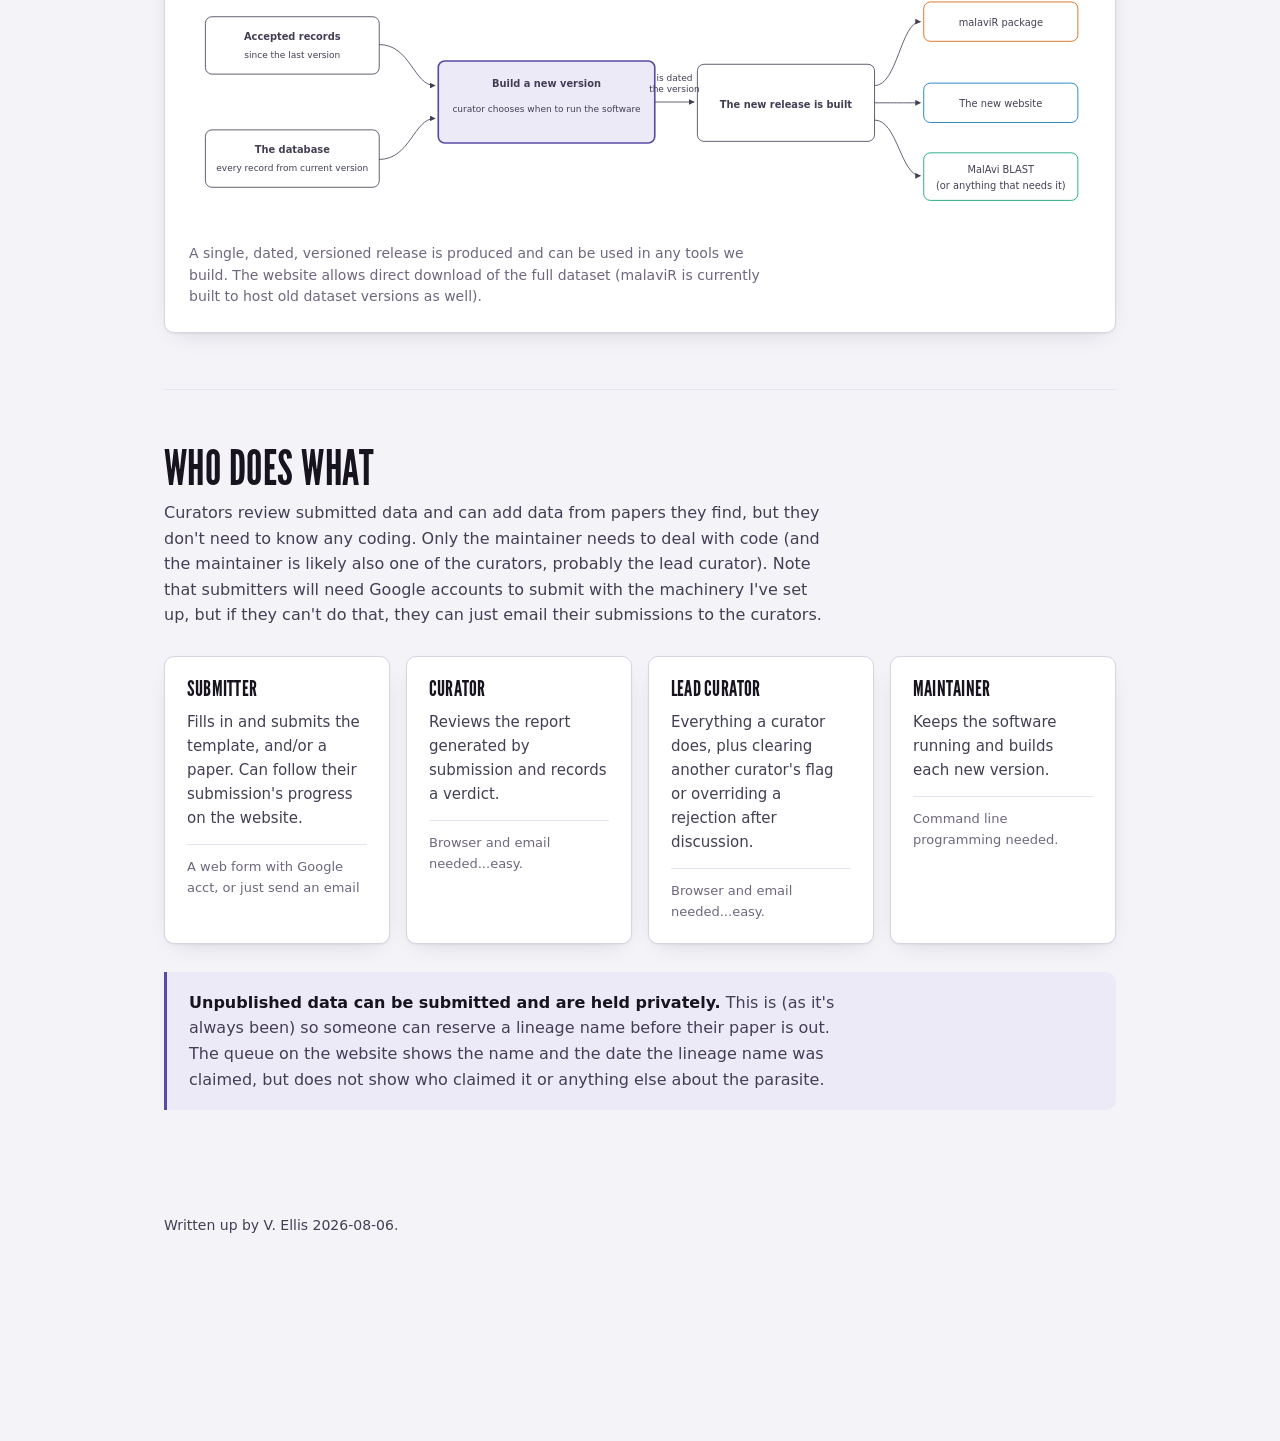
<file: how-it-works.html>
<!DOCTYPE html>
<html lang="en">
<head>
<meta charset="utf-8">
<meta name="viewport" content="width=device-width, initial-scale=1">
<title>How MalAvi works after the update</title>
<meta name="description" content="How the rebuilt MalAvi works: how data are submitted, how curators review them, and how a new version is generated.">
<link rel="icon" href="assets/img/favicon.ico">
<link rel="stylesheet" href="assets/css/malavi.css">
<style>
/* ==== GUIDE ==== shared by both outputs.
   Every rule is scoped under .guide, because the site stylesheet already owns
   .card, .eyebrow and .pill with different values and an unscoped rule here
   would quietly fight it. */
.guide{max-width:1000px; margin:0 auto; padding:0 24px 96px; --measure:66ch}
.guide *{box-sizing:border-box}
.guide h1,.guide h2,.guide h3{
  font-family:"League Gothic",Impact,"Haettenschweiler",sans-serif;
  font-weight:400; text-transform:uppercase; letter-spacing:.01em;
  text-wrap:balance; margin:0}
.guide h1{font-size:clamp(52px,9vw,104px); line-height:.92}
.guide h2{font-size:clamp(30px,4.4vw,46px); line-height:1}
.guide h3{font-size:22px; line-height:1.15}
.guide p{max-width:var(--measure)}
.guide a{color:var(--accent)}
.guide .eyebrow{font-size:12px; letter-spacing:.13em; text-transform:uppercase;
  color:var(--ink-3); font-weight:600; margin:0 0 10px}
.guide header.hero{padding:56px 0 40px; border-bottom:1px solid var(--rule)}
.guide header.hero .lede{margin-top:22px; display:flex; flex-direction:column; gap:14px}
.guide header.hero .lede p{font-size:19px; line-height:1.55; color:var(--ink-2); margin:0}
.guide section{padding:56px 0; border-bottom:1px solid var(--rule-soft)}
.guide section:last-of-type{border-bottom:0}
.guide .sec-head{display:flex; align-items:baseline; gap:14px; flex-wrap:wrap;
  margin-bottom:8px}
.guide figure{margin:32px 0 0; background:var(--surface); border:1px solid var(--rule);
  border-radius:var(--radius); padding:24px; box-shadow:var(--shadow); overflow-x:auto}
.guide figure svg{display:block; max-width:100%; height:auto; margin:0 auto;
  color:var(--ink-2)}
.guide figcaption{margin-top:18px; font-size:14px; line-height:1.55; color:var(--ink-3);
  max-width:var(--measure)}
.guide .grid{display:grid; gap:16px; margin-top:28px}
@media(min-width:720px){ .guide .grid.four{grid-template-columns:repeat(2,1fr)} }
@media(min-width:960px){ .guide .grid.four{grid-template-columns:repeat(4,1fr)} }
.guide .card{background:var(--surface); border:1px solid var(--rule);
  border-radius:var(--radius); padding:20px 22px}
.guide .card h3{margin-bottom:8px}
.guide .card p{font-size:15px; color:var(--ink-2); margin:0}
.guide .card .needs{margin-top:14px; padding-top:12px; border-top:1px solid var(--rule-soft);
  font-size:13px; color:var(--ink-3)}
.guide .pill{display:inline-flex; align-items:center; gap:6px; font-size:11px;
  font-weight:700; letter-spacing:.08em; text-transform:uppercase; padding:3px 9px;
  border-radius:999px; white-space:nowrap}
.guide .pill.live{background:var(--ok-wash); color:var(--ok)}
.guide .pill.soon{background:var(--warn-wash); color:var(--warn)}
.guide .note{margin-top:28px; border-left:3px solid var(--accent);
  background:var(--accent-wash); padding:18px 22px;
  border-radius:0 var(--radius) var(--radius) 0}
.guide .note p{margin:0; color:var(--ink-2)}
.guide .note strong{color:var(--ink)}
.guide footer{padding:48px 0 0; color:var(--ink-3); font-size:14px}
/* Download rows. Copied from the site's .files rules rather than inherited, because
   the standalone artifact copy has no access to assets/css/malavi.css -- without
   these the three spans of a file row run together as unstyled text there while
   looking correct on the site, which is the kind of difference nobody sees until
   somebody opens the artifact. Kept scoped under .guide like everything else here,
   so on the site page the site's own rules still win for the rest of the page. */
.guide .files{display:grid; gap:1px; background:var(--rule-soft);
  border:1px solid var(--rule); border-radius:var(--radius); overflow:hidden}
.guide .files a{display:flex; gap:14px; align-items:center; flex-wrap:wrap;
  background:var(--surface); padding:13px 17px; text-decoration:none; color:inherit}
.guide .files a:hover{background:var(--surface-2)}
.guide .files .nm{font-weight:600; font-size:14.5px; min-width:180px}
.guide .files .ds{font-size:13px; color:var(--ink-3); flex:1}
.guide .files .fm{font-size:10.5px; letter-spacing:.09em; text-transform:uppercase;
  color:var(--ink-3); border:1px solid var(--rule); border-radius:4px; padding:2px 7px}

/* The site page keeps the guide off the masthead's toes. */
.guide{padding-top:8px}
.guide header.hero{padding-top:40px}
</style>
</head>
<body>
<header class="masthead">
  <div class="masthead-inner">
    <a href="index.html" style="text-decoration:none; color:inherit">
      <div class="brand" id="brandHome">
      <img src="[data-uri]" alt="">
      <div>
        <div class="wordmark display">Mal<span class="lo">Avi</span></div>
        <div class="brand-sub">Avian haemosporidian database</div>
      </div></div>
    </a>
    <nav class="primary">
      <a href="index.html" style="text-decoration:none">Back to MalAvi</a>
    </nav>
    <button class="theme-toggle" id="themeBtn" type="button">Dark</button>
  </div>
</header>

<main>

<div class="guide">

<header class="hero">
  <p class="eyebrow">MalAvi &middot; orientation</p>
  <h1>How MalAvi<br>works after the update</h1>
  <div class="lede">
    <p>This document describes the changes in the rebuild of MalAvi. It will show you how the rebuild works in sort of broad strokes. Briefly, there's a new static website with a submission button, curators review the submissions and can add papers themselves, approved submissions get queued up for the next build.</p>
    <p>I also describe the other connected products, there's the new website of course, but also the R package malaviR, and there's a BLAST-like sequence matcher on the website (called MalAvi BLAST, like the old tool) that replaces the shinyapp BLAST tool we were using.</p>
  </div>
</header>

<section>
  <div class="sec-head"><h2>Two ways data arrive</h2></div>
  <p>
    New data are incorporated in two ways. Either someone submits new data (the submission form and/or a manuscript), or a curator finds the data in a published paper and
    submits the data themselves. Once the data are submitted to our pipeline they will get the same checks.
  </p>

  <figure>
    <svg viewBox="0 0 900 584" role="img"
         aria-label="Two intake paths and automated screen pipeline.">
      <defs>
        <marker id="a1" viewBox="0 0 10 10" refX="9" refY="5" markerWidth="7"
                markerHeight="7" orient="auto-start-reverse">
          <path d="M0,0 L10,5 L0,10 z" fill="currentColor"/>
        </marker>
      </defs>
      <g font-size="12" fill="currentColor" stroke="none">

        <!-- Line A -->
        <text x="60" y="24" font-size="11" font-weight="700" letter-spacing="1.2">SOMEONE SUBMITS</text>
        <rect x="56" y="34" width="336" height="76" rx="8" fill="none" stroke="currentColor"/>
        <text x="224" y="64" text-anchor="middle">Filled-in template (the excel submission file)</text>
        <text x="224" y="88" text-anchor="middle">+ paper, if published</text>

        <!-- Line B -->
        <text x="512" y="24" font-size="11" font-weight="700" letter-spacing="1.2">A CURATOR FINDS A PAPER</text>
        <rect x="508" y="34" width="336" height="76" rx="8" fill="none" stroke="currentColor"/>
        <text x="676" y="64" text-anchor="middle">PDF and its</text>
        <text x="676" y="88" text-anchor="middle">supplementary tables</text>

        <line x1="224" y1="110" x2="224" y2="186" stroke="currentColor" marker-end="url(#a1)"/>
        <text x="236" y="140" font-size="11">web form (linked on new MalAvi site)</text>

        <line x1="676" y1="110" x2="676" y2="186" stroke="currentColor" marker-end="url(#a1)"/>
        <text x="664" y="158" font-size="11" text-anchor="end">extraction (some programming help possible,</text>
        <text x="664" y="174" font-size="11" text-anchor="end">but will still be mostly manual)</text>

        <!-- The screen -->
        <rect x="56" y="192" width="788" height="98" rx="8"
              fill="var(--accent-wash)" stroke="var(--accent)"/>
        <text x="450" y="222" text-anchor="middle" font-weight="700">Automated checks once data are submitted</text>
        <text x="450" y="252" text-anchor="middle" font-size="11">Is this name taken? Is this sequence already a named lineage? Any strange sequence</text>
        <text x="450" y="272" text-anchor="middle" font-size="11">patterns or strange geographic or host distribution patterns?</text>

        <line x1="450" y1="290" x2="450" y2="332" stroke="currentColor" marker-end="url(#a1)"/>

        <!-- Queue -->
        <rect x="56" y="338" width="788" height="92" rx="8" fill="none" stroke="currentColor"/>
        <text x="450" y="370" text-anchor="middle" font-weight="700">One queue (visible on the website)</text>
        <text x="450" y="398" text-anchor="middle" font-size="11">The queue is monitored so that name reservations are preserved by order of submission</text>

        <line x1="450" y1="430" x2="450" y2="472" stroke="currentColor" marker-end="url(#a1)"/>
        <text x="462" y="456" font-size="11">the curators</text>

        <!-- Decision -->
        <rect x="56" y="478" width="788" height="86" rx="8"
              fill="none" stroke="var(--accent)" stroke-width="2"/>
        <text x="450" y="510" text-anchor="middle" font-weight="700">Decision</text>
        <text x="450" y="538" text-anchor="middle" font-size="11">See next section for details.</text>
      </g>
    </svg>
    <figcaption>
      Nothing is
      written to the database without the curators' approval.
    </figcaption>
  </figure>

  <div class="note">
    <p>
      <strong>The software underlying the pipeline is deterministic everywhere (not AI).</strong> There's no risk of AI hallucinated data getting into the database.
    </p>
  </div>
</section>

<section>
  <div class="sec-head"><h2>How a curator decision is made</h2>
    <span class="pill live">Form is live</span></div>
  <p>
    When a submission happens, the curators are emailed a report (with the data quality checks). At least one curator must read the report and record one of three answers ("Accept", "Flag", "Reject"). The rule that
    matters most is what happens when two curators disagree: an objection outranks an
    approval. Currently, I've put a three-day period after one curator approves before the submission is accepted (that time window can change). During that window,
    another curator can review and either accept as well or flag or reject (again the latter two choices will stop the submission going forward). Curators must discuss among each other any flagged or rejected submission before it can be resurrected and submitted again. Only one curator (currently set as V. Ellis) has the authority to override the flagged or rejected setting.
  </p>

  <figure>
    <svg viewBox="0 0 1140 620" role="img"
         aria-label="A curator chooses accept, flag, or reject for a submission. A flag blocks the submission and only a lead curator can clear it. An accepted submission waits three days, during which a late flag still stops it.">
      <defs>
        <marker id="a2" viewBox="0 0 10 10" refX="9" refY="5" markerWidth="7"
                markerHeight="7" orient="auto-start-reverse">
          <path d="M0,0 L10,5 L0,10 z" fill="currentColor"/>
        </marker>
        <marker id="a2s" viewBox="0 0 10 10" refX="9" refY="5" markerWidth="7"
                markerHeight="7" orient="auto-start-reverse">
          <path d="M0,0 L10,5 L0,10 z" fill="var(--stop)"/>
        </marker>
      </defs>
      <g font-size="12" fill="currentColor" stroke="none">

        <rect x="20" y="256" width="216" height="128" rx="8" fill="none" stroke="currentColor"/>
        <text x="128" y="288" text-anchor="middle" font-weight="700">Report generated</text>
        <text x="128" y="306" text-anchor="middle" font-weight="700">from a submission</text>
        <text x="128" y="332" text-anchor="middle" font-size="11">Curators receive the report</text>
        <text x="128" y="348" text-anchor="middle" font-size="11">in an email and one click</text>
        <text x="128" y="364" text-anchor="middle" font-size="11">to review.</text>

        <line x1="236" y1="320" x2="352" y2="320" stroke="currentColor" marker-end="url(#a2)"/>
        <text x="294" y="296" text-anchor="middle" font-size="11">Curator reads the report</text>
        <text x="294" y="310" text-anchor="middle" font-size="11">and data submission</text>

        <rect x="356" y="280" width="208" height="80" rx="8"
              fill="var(--accent-wash)" stroke="var(--accent)"/>
        <text x="460" y="312" text-anchor="middle" font-weight="700">Curator</text>
        <text x="460" y="336" text-anchor="middle" font-size="11">picks accept, flag, or reject</text>

        <!-- Accept -->
        <path d="M564,300 C610,300 620,116 664,116" fill="none" stroke="var(--ok)"
              marker-end="url(#a2)"/>
        <text x="614" y="146" text-anchor="middle" font-size="11" fill="var(--ok)">Accept</text>
        <rect x="668" y="76" width="232" height="80" rx="8" fill="var(--ok-wash)"
              stroke="var(--ok)"/>
        <text x="784" y="108" text-anchor="middle" font-weight="700">Waits three days</text>
        <text x="784" y="132" text-anchor="middle" font-size="11">in case other curators want to look</text>

        <line x1="900" y1="116" x2="944" y2="116" stroke="var(--ok)" marker-end="url(#a2)"/>
        <rect x="948" y="76" width="176" height="80" rx="8" fill="none" stroke="var(--ok)"
              stroke-width="2"/>
        <text x="1036" y="112" text-anchor="middle" font-weight="700">Into the next</text>
        <text x="1036" y="132" text-anchor="middle" font-weight="700">release</text>

        <!-- Flag -->
        <path d="M564,326 C610,326 620,336 664,336" fill="none" stroke="var(--stop)"
              marker-end="url(#a2s)"/>
        <text x="614" y="358" text-anchor="middle" font-size="11" fill="var(--stop)">Flag</text>
        <rect x="668" y="296" width="232" height="80" rx="8" fill="var(--stop-wash)"
              stroke="var(--stop)"/>
        <text x="784" y="328" text-anchor="middle" font-weight="700" fill="var(--stop)">Blocked</text>
        <text x="784" y="352" text-anchor="middle" font-size="11">written reason required from curator</text>

        <!-- A flag during the window stops the release -->
        <path d="M784,296 L784,164" fill="none" stroke="var(--stop)" stroke-dasharray="5 4"
              marker-end="url(#a2s)"/>
        <text x="796" y="222" font-size="11" fill="var(--stop)">a flag during those</text>
        <text x="796" y="238" font-size="11" fill="var(--stop)">three days from a second</text>
        <text x="796" y="254" font-size="11" fill="var(--stop)">curator stops it</text>

        <!-- Lead clears -->
        <line x1="900" y1="336" x2="944" y2="336" stroke="currentColor" marker-end="url(#a2)"/>
        <rect x="948" y="290" width="176" height="120" rx="8" fill="none" stroke="currentColor"/>
        <text x="1036" y="318" text-anchor="middle" font-weight="700">Lead curator</text>
        <text x="1036" y="342" text-anchor="middle" font-size="11">clears the flag (leading to</text>
        <text x="1036" y="358" text-anchor="middle" font-size="11">acceptance or rejection), and</text>
        <text x="1036" y="374" text-anchor="middle" font-size="11">records the decision</text>
        <text x="1036" y="390" text-anchor="middle" font-size="11">and justification</text>

        <!-- Reject -->
        <path d="M564,352 C606,352 616,502 660,502" fill="none" stroke="currentColor"
              marker-end="url(#a2)"/>
        <text x="612" y="486" text-anchor="middle" font-size="11">Reject</text>
        <rect x="664" y="446" width="380" height="118" rx="8" fill="none" stroke="currentColor"/>
        <text x="854" y="476" text-anchor="middle" font-weight="700">Not included</text>
        <text x="854" y="502" text-anchor="middle" font-size="11">written reason required by curator (lead curator can still</text>
        <text x="854" y="520" text-anchor="middle" font-size="11">overrule in case of a discrepancy, one reject and one</text>
        <text x="854" y="538" text-anchor="middle" font-size="11">accept for example).</text>
      </g>
    </svg>
    <figcaption>
      One approval is enough to move a submission forward, but a flag or rejection by another curator stops the submission. Clearing someone else's flag is a lead
      curator's action and records who was consulted so that there are records of all the decisions.
    </figcaption>
  </figure>
</section>

<section>
  <div class="sec-head"><h2>How a new version of MalAvi is generated</h2>
    <span class="pill soon">Being built</span></div>
  <p>
    When the curators deem enough submissions are in, one of them will run the software that builds the new version. A diff file will be created that shows the differences from one version to another. This also allows curators to make ad hoc fixes that are identified as well.
  </p>

  <figure>
    <svg viewBox="0 0 1100 300" role="img"
         aria-label="Accepted records plus the stored database are built into a dated release.">
      <defs>
        <marker id="a3" viewBox="0 0 10 10" refX="9" refY="5" markerWidth="7"
                markerHeight="7" orient="auto-start-reverse">
          <path d="M0,0 L10,5 L0,10 z" fill="currentColor"/>
        </marker>
      </defs>
      <g font-size="12" fill="currentColor" stroke="none">

        <rect x="20" y="46" width="212" height="70" rx="8" fill="none" stroke="currentColor"/>
        <text x="126" y="74" text-anchor="middle" font-weight="700">Accepted records</text>
        <text x="126" y="96" text-anchor="middle" font-size="11">since the last version</text>

        <rect x="20" y="184" width="212" height="70" rx="8" fill="none" stroke="currentColor"/>
        <text x="126" y="212" text-anchor="middle" font-weight="700">The database</text>
        <text x="126" y="234" text-anchor="middle" font-size="11">every record from current version</text>

        <path d="M232,80 C270,80 274,130 300,130" fill="none" stroke="currentColor"
              marker-end="url(#a3)"/>
        <path d="M232,220 C270,220 274,170 300,170" fill="none" stroke="currentColor"
              marker-end="url(#a3)"/>

        <rect x="304" y="100" width="264" height="100" rx="8"
              fill="var(--accent-wash)" stroke="var(--accent)" stroke-width="2"/>
        <text x="436" y="132" text-anchor="middle" font-weight="700">Build a new version</text>
        <text x="436" y="162" text-anchor="middle" font-size="11">curator chooses when to run the software</text>

        <line x1="568" y1="150" x2="616" y2="150" stroke="currentColor" marker-end="url(#a3)"/>
        <text x="592" y="138" text-anchor="middle" font-size="11">the version</text>
        <text x="592" y="124" text-anchor="middle" font-size="11">is dated</text>

        <rect x="620" y="104" width="216" height="94" rx="8" fill="none" stroke="currentColor"/>
        <text x="728" y="157" text-anchor="middle" font-weight="700">The new release is built</text>

        <path d="M836,130 C864,130 868,52 892,52" fill="none" stroke="currentColor"
              marker-end="url(#a3)"/>
        <path d="M836,151 C868,151 872,151 892,151" fill="none" stroke="currentColor"
              marker-end="url(#a3)"/>
        <path d="M836,172 C864,172 868,240 892,240" fill="none" stroke="currentColor"
              marker-end="url(#a3)"/>

        <rect x="896" y="28" width="188" height="48" rx="8" fill="none" stroke="var(--g-p)"/>
        <text x="990" y="57" text-anchor="middle">malaviR package</text>

        <rect x="896" y="127" width="188" height="48" rx="8" fill="none" stroke="var(--g-h)"/>
        <text x="990" y="156" text-anchor="middle">The new website</text>

        <rect x="896" y="212" width="188" height="58" rx="8" fill="none" stroke="var(--g-l)"/>
        <text x="990" y="236" text-anchor="middle">MalAvi BLAST</text>
        <text x="990" y="256" text-anchor="middle">(or anything that needs it)</text>
      </g>
    </svg>
    <figcaption>
      A single, dated, versioned release is produced and can be used in any tools we build. The website allows direct download of the full dataset (malaviR is currently built to host old dataset versions as well).
    </figcaption>
  </figure>
</section>

<section>
  <div class="sec-head"><h2>Who does what</h2></div>
  <p>
    Curators review submitted data and can add data from papers they find, but they don't need to know any coding. Only the maintainer needs to deal with code (and the maintainer is likely also one of the curators, probably the lead curator).
    Note that submitters will need Google accounts to submit with the machinery I've set up, but if they can't do that, they can just email their submissions to the curators.
  </p>

  <div class="grid four">
    <div class="card">
      <h3>Submitter</h3>
      <p>Fills in and submits the template, and/or a paper. Can follow their submission's progress on the website.</p>
      <div class="needs">A web form with Google acct, or just send an email</div>
    </div>
    <div class="card">
      <h3>Curator</h3>
      <p>Reviews the report generated by submission and records a verdict.</p>
      <div class="needs">Browser and email needed...easy.</div>
    </div>
    <div class="card">
      <h3>Lead curator</h3>
      <p>Everything a curator does, plus clearing another curator's flag or overriding a rejection after discussion.</p>
      <div class="needs">Browser and email needed...easy.</div>
    </div>
    <div class="card">
      <h3>Maintainer</h3>
      <p>Keeps the software running and builds each new version.</p>
      <div class="needs">Command line programming needed.</div>
    </div>
  </div>

  <div class="note">
    <p>
      <strong>Unpublished data can be submitted and are held privately.</strong> This is (as it's always been) so someone can
      reserve a lineage name before their paper is out. The queue on the website shows the name and
      the date the lineage name was claimed, but does not show who claimed it or anything else about the parasite.
    </p>
  </div>
</section>

<footer>
  <p>
    Written up by V. Ellis 2026-08-06.
  </p>
</footer>

</div>

</main>

<script>
/* The site's malavi.js drives the single-page app and expects elements this page does not
   have, so it is not loaded here. This is only the theme toggle, matching its behaviour so
   a reader's choice looks the same on both pages. */
(function () {
  var root = document.documentElement, btn = document.getElementById("themeBtn");
  function dark() {
    var set = root.getAttribute("data-theme");
    if (set) return set === "dark";
    return window.matchMedia("(prefers-color-scheme: dark)").matches;
  }
  btn.addEventListener("click", function () {
    root.setAttribute("data-theme", dark() ? "light" : "dark");
    btn.textContent = dark() ? "Light" : "Dark";
  });
  btn.textContent = dark() ? "Light" : "Dark";
})();
</script>
</body>
</html>
</file>
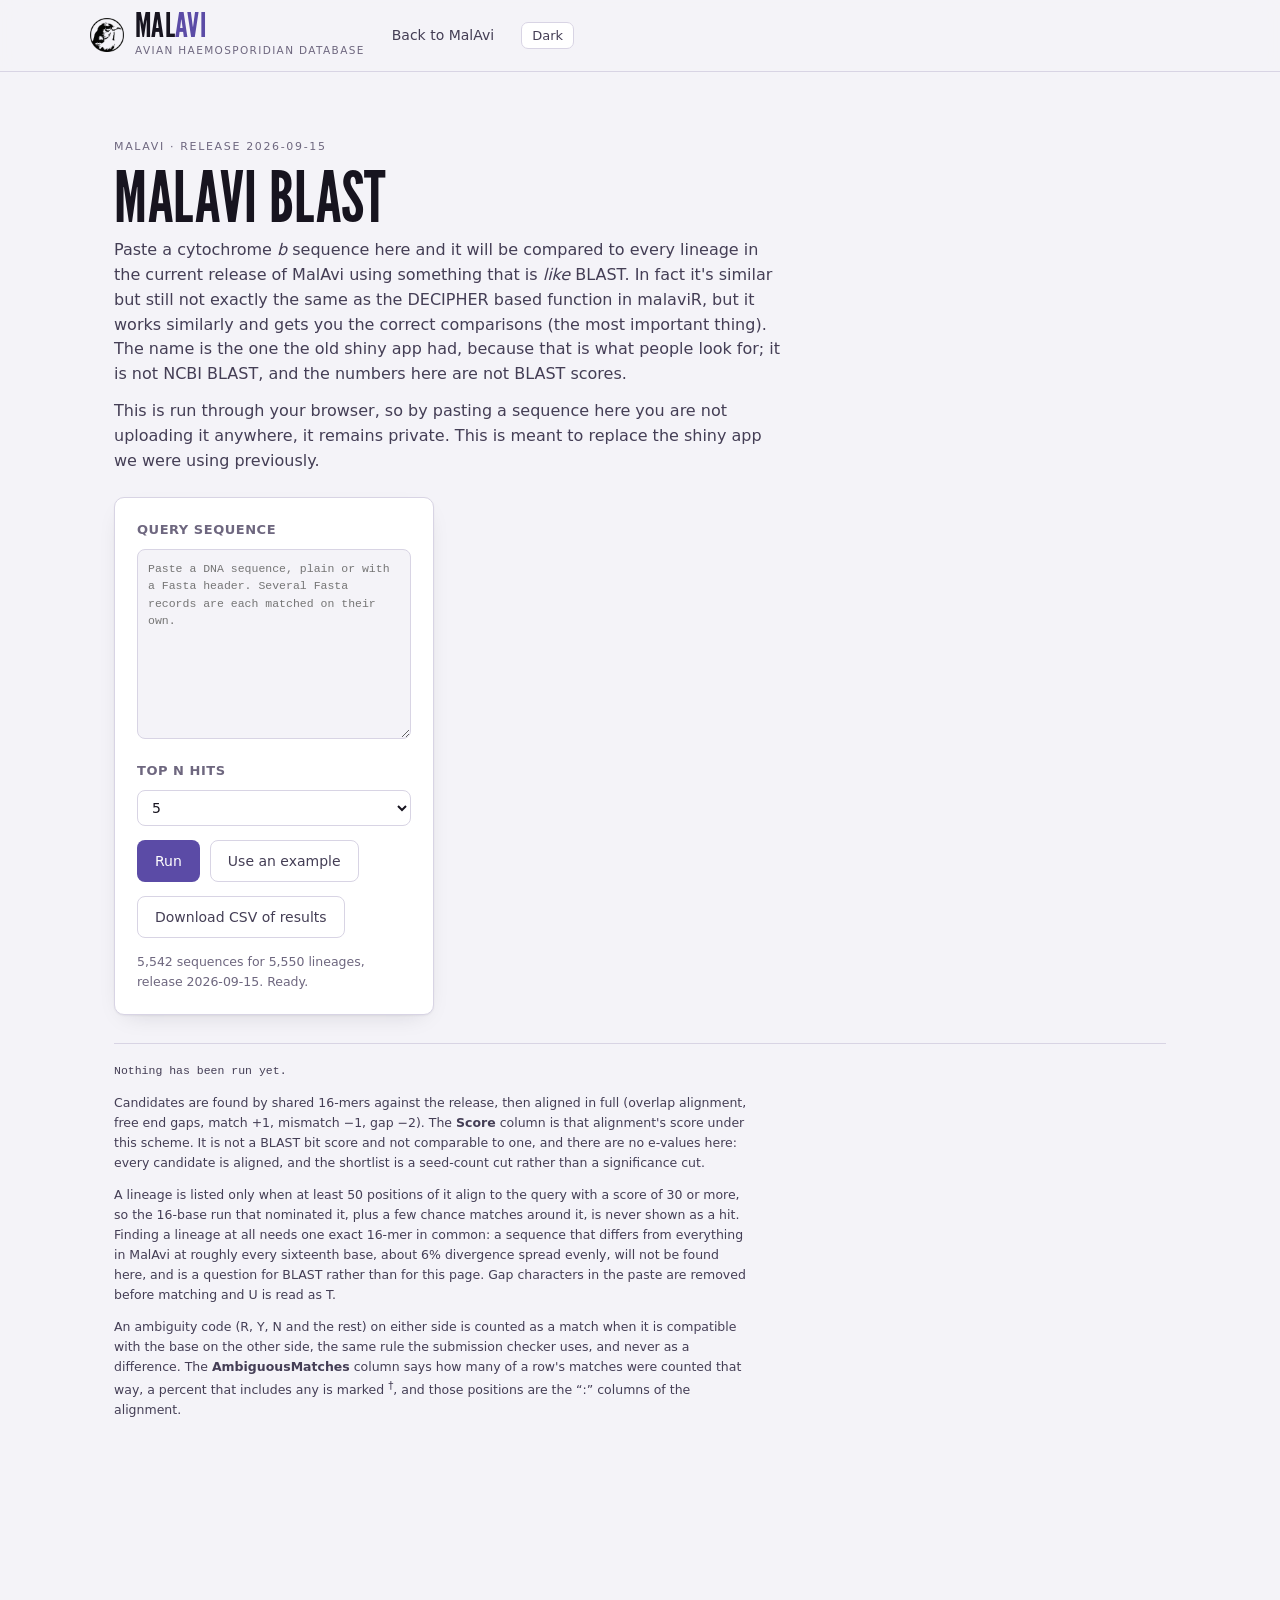
<file: sequence-match.html>
<!DOCTYPE html>
<html lang="en">
<head>
<meta charset="utf-8">
<meta name="viewport" content="width=device-width, initial-scale=1">
<title>MalAvi BLAST</title>
<meta name="description" content="Paste a cytochrome b sequence and it is compared to every lineage in the current release of MalAvi. Runs in your browser.">
<link rel="icon" href="assets/img/favicon.ico">
<link rel="stylesheet" href="assets/css/malavi.css">
<style>
/* ===========================================================================
   Page-specific layout only. Every color, font and control style comes from
   assets/css/malavi.css, so this page follows the site's theme toggle and its
   palette without holding a second copy of either.
   =========================================================================== */
.match { max-width: 1460px; margin: 0 auto; padding: 28px 24px 96px; }
.match h1 { font-family: "League Gothic", Impact, sans-serif; font-weight: 400;
  font-size: clamp(40px, 6vw, 68px); line-height: .95; margin: 0 0 8px;
  text-transform: uppercase; letter-spacing: .01em; }
.match .lede { max-width: 66ch; color: var(--ink-2); font-size: 16px; line-height: 1.55; }

/* Sidebar and results, as the Shiny app had them: controls on the left, the
   table on the right. One column on a narrow screen, controls first. */
.match-grid { display: grid; grid-template-columns: 320px minmax(0, 1fr); gap: 20px; margin-top: 24px; align-items: start; }
@media (max-width: 900px) { .match-grid { grid-template-columns: 1fr; } }

.side { display: grid; gap: 14px; }
.side h3 { margin: 0 0 8px; font-size: 13px; letter-spacing: .04em; text-transform: uppercase; color: var(--ink-3); }
.side textarea { width: 100%; min-height: 190px; resize: vertical; font-family: ui-monospace, Menlo, Consolas, monospace;
  font-size: 11.5px; line-height: 1.5; padding: 10px; border: 1px solid var(--rule);
  border-radius: 8px; background: var(--paper); color: var(--ink); }
.side select { width: 100%; font: inherit; font-size: 14px; padding: 8px 10px;
  border: 1px solid var(--rule); border-radius: 8px; background: var(--surface); color: var(--ink); }

/* The status line under the controls: what is happening, or what just ran. */
.status { font-size: 12.5px; color: var(--ink-3); min-height: 1.2em; }

/* The results table. The site's .table-wrap handles the frame and scrolling. */
.hits table { border-collapse: collapse; width: 100%; font-size: 13px; }
.hits th, .hits td { padding: 7px 10px; border-bottom: 1px solid var(--rule-soft); text-align: left; white-space: nowrap; }
.hits th { font-size: 11px; letter-spacing: .06em; text-transform: uppercase; color: var(--ink-3);
  font-weight: 600; position: sticky; top: 0; background: var(--surface); }
.hits td.num { text-align: right; font-variant-numeric: tabular-nums; }
.hits tbody tr:hover { background: var(--accent-wash); }
.hits tr.picked { background: var(--accent-wash); }
.hits .lin { font-family: ui-monospace, Menlo, Consolas, monospace; font-weight: 600; }
.hits button.lin { background: none; border: 0; padding: 0; color: var(--accent); cursor: pointer; font-size: 13px; }

/* The alignment. Monospace, wrapped in 60-column blocks with the query above
   the reference and a match line between them, the way a pairwise alignment is
   read everywhere else. */
.aln { margin-top: 14px; }
.aln pre { font-family: ui-monospace, Menlo, Consolas, monospace; font-size: 11.5px; line-height: 1.45;
  margin: 0; padding: 12px; overflow-x: auto; background: var(--paper);
  border: 1px solid var(--rule); border-radius: 8px; color: var(--ink); }
.aln .gapmark { color: var(--stop); font-weight: 700; }

.foot { margin-top: 28px; padding-top: 16px; border-top: 1px solid var(--rule); font-size: 12.5px; color: var(--ink-3); }
.foot code { font-family: ui-monospace, Menlo, Consolas, monospace; font-size: 11.5px; word-break: break-all; }
.foot p { max-width: 80ch; }
</style>
</head>
<body>

<!-- The site masthead. Kept to the same markup as index.html so the two pages
     read as one object; the nav is a single link back, because the site is a
     single-page app and a deep link here would land the reader on the home
     view having asked for something else. -->
<header class="masthead">
  <div class="masthead-inner">
    <a href="index.html" style="text-decoration:none; color:inherit">
      <div class="brand">
        <img src="assets/img/hemignathus_virens.png" alt="">
        <div>
          <div class="wordmark display">Mal<span class="lo">Avi</span></div>
          <div class="brand-sub">Avian haemosporidian database</div>
        </div>
      </div>
    </a>
    <nav class="primary">
      <a href="index.html" style="text-decoration:none">Back to MalAvi</a>
    </nav>
    <button class="theme-toggle" id="themeBtn" type="button">Dark</button>
  </div>
</header>

<main>
<div class="match">

  <p class="eyebrow">MalAvi &middot; release <span id="release">…</span></p>
  <h1>MalAvi BLAST</h1>
  <div class="lede">
    <p>Paste a cytochrome <i>b</i> sequence here and it will be compared to every lineage
      in the current release of MalAvi using something that is <i>like</i> BLAST. In fact
      it's similar but still not exactly the same as the DECIPHER based function in
      malaviR, but it works similarly and gets you the correct comparisons (the most
      important thing). The name is the one the old shiny app had, because that is what
      people look for; it is not NCBI BLAST, and the numbers here are not BLAST scores.</p>
    <p>This is run through your browser, so by pasting a sequence here you are not
      uploading it anywhere, it remains private. This is meant to replace the shiny app we
      were using previously.</p>
  </div>

  <div class="match-grid">

    <!-- Controls, in the order the Shiny app had them. -->
    <div>
      <div class="card side">
        <div>
          <h3>Query sequence</h3>
          <textarea id="query" spellcheck="false" autocomplete="off"
            placeholder="Paste a DNA sequence, plain or with a Fasta header. Several Fasta records are each matched on their own."></textarea>
        </div>
        <div>
          <h3>Top N hits</h3>
          <select id="topn">
            <option value="5" selected>5</option>
            <option value="10">10</option>
            <option value="20">20</option>
            <option value="50">50</option>
          </select>
        </div>
        <div class="btn-row">
          <button class="btn" type="button" id="run">Run</button>
          <button class="btn ghost" type="button" id="demo">Use an example</button>
        </div>
        <div class="btn-row">
          <button class="btn ghost" type="button" id="csv" disabled>Download CSV of results</button>
        </div>
        <p class="status" id="status">Loading the release&hellip;</p>
      </div>

    </div>

    <!-- Results. -->
    <div id="out"></div>

  </div>

  <div class="foot">
    <p id="repro"><code id="reproline">Nothing has been run yet.</code></p>
    <p>Candidates are found by shared 16-mers against the release, then aligned in full
      (overlap alignment, free end gaps, match +1, mismatch &minus;1, gap &minus;2). The
      <b>Score</b> column is that alignment's score under this scheme. It is not a BLAST
      bit score and not comparable to one, and there are no e-values here: every candidate
      is aligned, and the shortlist is a seed-count cut rather than a significance cut.</p>
    <p>A lineage is listed only when at least 50 positions of it align to the query with a
      score of 30 or more, so the 16-base run that nominated it, plus a few chance matches
      around it, is never shown as a hit. Finding a lineage at all
      needs one exact 16-mer in common: a sequence that differs from everything in MalAvi
      at roughly every sixteenth base, about 6% divergence spread evenly, will not be
      found here, and is a question for BLAST rather than for this page. Gap characters
      in the paste are removed before matching and U is read as T.</p>
    <p>An ambiguity code (R, Y, N and the rest) on either side is counted as a match when
      it is compatible with the base on the other side, the same rule the submission
      checker uses, and never as a difference. The <b>AmbiguousMatches</b> column says how
      many of a row's matches were counted that way, a percent that includes any is marked
      <sup>&dagger;</sup>, and those positions are the &ldquo;:&rdquo; columns of the
      alignment.</p>
  </div>

</div>
</main>

<script type="module">
/* ===========================================================================
   The page's own wiring. All of the matching lives in assets/js/sequence-match.mjs,
   which is tested by docs/assets/js/tests/test_sequence_match.mjs; this file only
   moves values between the form and the DOM.
   =========================================================================== */
import { buildIndex } from "./assets/js/sequence-check.mjs";
import {
  matchSequences, hitRow, toCsv, summaryLine, stackedRows, TABLE_COLUMNS
} from "./assets/js/sequence-match.mjs";
import { formerlyWords } from "./assets/js/lineage-history.mjs";

/* Bumped when the page's behaviour changes, and written into the CSV and the
   summary line so a saved result says which version produced it. */
const PAGE_VERSION = "1.3";

const $ = (id) => document.getElementById(id);
const statusBox = $("status");
const outBox = $("out");

/* --- theme toggle: the same behaviour as the site's other standalone pages --- */
(function () {
  const root = document.documentElement;
  const button = $("themeBtn");
  const isDark = () => {
    const set = root.getAttribute("data-theme");
    if (set) return set === "dark";
    return window.matchMedia("(prefers-color-scheme: dark)").matches;
  };
  button.addEventListener("click", () => {
    root.setAttribute("data-theme", isDark() ? "light" : "dark");
    button.textContent = isDark() ? "Light" : "Dark";
  });
  button.textContent = isDark() ? "Light" : "Dark";
})();

function escapeHtml(text) {
  return String(text).replace(/[&<>"']/g, (c) =>
    ({ "&": "&amp;", "<": "&lt;", ">": "&gt;", '"': "&quot;", "'": "&#39;" }[c]));
}

/* The release's sequence index. Three megabytes, so it is fetched once, on load,
   with the Run button disabled until it is here: a page that looks ready and
   then does nothing for three seconds is worse than one that says it is loading. */
let index = null;
let lastRecords = null;
let lastTopN = 5;

/* The Lineage History table, when the release carries one (a release table
   since 2026-09-25): what a lineage used to be called. Fetched beside the index
   and never required; an older release's site has no such file and the page
   then says nothing about former names. The file is asked for only when
   tables_index.json lists it (since 2026-11-03), as malavi.js does: fetching
   it unconditionally put a 404 in the console on every visit. */
let history = null;
fetch("assets/data/tables_index.json")
  .then((r) => (r.ok ? r.json() : null))
  .then((index) => (index && index.tables && index.tables.lineage_history
    ? fetch("assets/data/tables/lineage_history.json") : null))
  .then((r) => (r && r.ok ? r.json() : null))
  .then((payload) => {
    if (!payload || !payload.rows || !payload.columns) return;
    const keys = payload.columns.map((c) => c.key);
    history = payload.rows.map((row) => {
      const record = {};
      keys.forEach((key, i) => { record[key] = row[i]; });
      return record;
    });
  })
  .catch(() => { history = null; });

$("run").disabled = true;
$("demo").disabled = true;

try {
  const payload = await fetch("assets/data/lineage_sequences.json").then((r) => {
    if (!r.ok) throw new Error("HTTP " + r.status);
    return r.json();
  });
  index = buildIndex(payload);
  $("release").textContent = index.release;
  statusBox.textContent = `${index.entries.length.toLocaleString()} sequences for ` +
    `${index.nLineages.toLocaleString()} lineages, release ${index.release}. Ready.`;
  $("run").disabled = false;
  $("demo").disabled = false;
} catch (error) {
  statusBox.textContent = "The release index did not load (" + error.message +
    "). Reload the page, or send us the sequence and we will match it for you.";
}

/** All the shown hits under the query, in the release's 479-column window, in
    60-column blocks: a dot where a hit carries the query's base, its own base
    where it differs, gaps and ambiguity codes as stored. */
function stackedBlock(stack) {
  if (!stack) {
    return `<div class="aln"><p class="fine">The query could not be placed in the barcode ` +
      `window, so there is nothing to stack.</p></div>`;
  }
  const width = 60;
  const names = ["query"].concat(stack.rows.map((row) => row.name));
  const labelWidth = Math.max(...names.map((name) => name.length));
  const lines = [];
  for (let at = 0; at < stack.query.length; at += width) {
    const end = Math.min(at + width, stack.query.length);
    let ruler = "";
    for (let column = at + 1; column <= end; column++) {
      if (column % 10 === 0) {
        const label = String(column);
        ruler = ruler.slice(0, Math.max(0, ruler.length - label.length + 1)) + label;
      } else {
        ruler += " ";
      }
    }
    lines.push(`${" ".repeat(labelWidth + 2)}${ruler}`);
    lines.push(`<b>${"query".padEnd(labelWidth, " ")}  ${escapeHtml(stack.query.slice(at, end))}</b>`);
    for (const row of stack.rows) {
      let cells = "";
      for (let column = at; column < end; column++) {
        const base = row.seq[column] || "-";
        const q = stack.query[column];
        cells += (base === q && /[ACGT]/.test(base)) ? "." : escapeHtml(base);
      }
      lines.push(`${escapeHtml(row.name.padEnd(labelWidth, " "))}  ${cells}`);
    }
    lines.push("");
  }
  const notes = [];
  if (stack.orientation === "reverse") notes.push("the query is shown reverse-complemented");
  if (stack.outside) notes.push(`${stack.outside} ${stack.outside === 1 ? "base" : "bases"} of ` +
    `the query ${stack.outside === 1 ? "lies" : "lie"} outside the window and ${stack.outside === 1 ? "is" : "are"} not shown`);
  return `<div class="aln"><p class="eyebrow">The shown lineages under the query, in the ` +
    `${stack.query.length}-column barcode window</p><pre>${lines.join("\n")}</pre>` +
    `<p class="fine">No alignment is computed here: the query is placed in the window ` +
    `the way the Submit page's checker places it, and the lineages are shown as the ` +
    `release stores them. A dot is the same base as the query; a gap or an ambiguity ` +
    `code is shown as it is. For the pairwise alignment of one lineage, with gaps, click ` +
    `its name.${notes.length ? " Note: " + notes.join("; ") + "." : ""}</p></div>`;
}

/** The alignment, in 60-column blocks, query over reference. */
function alignmentBlock(hit) {
  const a = hit.alignment;
  if (!a.alignedQuery) return "";
  const width = 60;
  const lines = [];
  /* Row labels are padded to the longer of "query" and the lineage name, so a
     seven-letter name such as TUMIG19 is never cut short. */
  const labelWidth = Math.max("query".length, hit.name.length);
  const queryLabel = "query".padEnd(labelWidth, " ");
  const refLabel = escapeHtml(hit.name.padEnd(labelWidth, " "));
  const blank = " ".repeat(labelWidth);
  for (let at = 0; at < a.alignedQuery.length; at += width) {
    const q = a.alignedQuery.slice(at, at + width);
    const m = a.marks.slice(at, at + width);
    const r = a.alignedReference.slice(at, at + width);
    const column = String(at + 1).padStart(5, " ");
    lines.push(`${column} ${queryLabel} ${escapeHtml(q)}`);
    lines.push(`${" ".repeat(5)} ${blank} ${escapeHtml(m)}`);
    lines.push(`${" ".repeat(5)} ${refLabel} ${escapeHtml(r)}`);
    lines.push("");
  }
  const ambiguous = a.ambiguousMatches
    ? ` ${a.ambiguousMatches} ${a.ambiguousMatches === 1 ? "position is" : "positions are"} ` +
      `marked &ldquo;:&rdquo;: matched only through an ambiguity code.`
    : "";
  return `<div class="aln"><p class="eyebrow">Alignment: query against ${escapeHtml(hit.name)}</p>` +
    `<pre>${lines.join("\n")}</pre>` +
    `<p class="fine">&ldquo;|&rdquo; the same base on both sides; &ldquo;:&rdquo; an ambiguity ` +
    `code on one side compatible with the base on the other (R against A, N against ` +
    `anything), counted as a match; a blank is a difference or a gap.${ambiguous}</p></div>`;
}

/** One query's results: the ranked table and its alignment, and nothing else.
    No verdict banner and no indel flag -- the page reports what it measured and
    leaves the reading of it to whoever pasted the sequence. */
function resultHtml(record, i, several) {
  const r = record.result;
  const parts = [];
  if (several) {
    parts.push(`<p class="eyebrow">Record ${i + 1}` +
      (record.name ? ` &mdash; ${escapeHtml(record.name)}` : "") + `</p>`);
  }

  /* What was set aside from the paste, said once so nobody wonders why the
     query length differs from what they pasted. */
  const content = r.content || {};
  const notes = [];
  if (content.gaps) {
    notes.push(`${content.gaps} gap ${content.gaps === 1 ? "character" : "characters"} ` +
      `(&ldquo;-&rdquo;) removed before matching`);
  }
  if (content.invalid) {
    notes.push(`${content.invalid} ${content.invalid === 1 ? "letter" : "letters"} that ` +
      `${content.invalid === 1 ? "is" : "are"} not a nucleotide code, treated as N`);
  }
  if (notes.length) parts.push(`<p class="fine">In the paste: ${notes.join("; ")}.</p>`);

  /* A read much longer than the barcode region is cut to the region and a
     margin either side before aligning (sliceQuery). Say so, with both lengths,
     so a row is never read as a comparison of the whole read. */
  if (r.slice && r.sequence && r.slice.length < r.sequence.length) {
    parts.push(`<p class="fine">The query is ${r.sequence.length} bases long. Only the ` +
      `${r.slice.length} bases around the barcode region were aligned.</p>`);
  }

  if (!r.hits.length) {
    /* Say why, because the four cases call for different next steps. */
    const why = {
      "empty": `Nothing in the paste reads as sequence.`,
      "too-short": `Only ${content.unambiguous || 0} unambiguous bases were found; the ` +
        `page needs at least 50 to say anything.`,
      "no-seeds": `No lineage in the release shares a 16-base run with this query, so ` +
        `there is nothing to align it against. Check that it is a haemosporidian ` +
        `cytochrome <i>b</i> sequence; if it is, it is more than a few percent from ` +
        `everything in MalAvi and a question for BLAST.`,
      "no-alignment": `${r.candidates} ${r.candidates === 1 ? "lineage was" : "lineages were"} ` +
        `aligned and none reaches 50 comparable positions at a score of 30 with this query. ` +
        `Check that it is a haemosporidian cytochrome <i>b</i> sequence.`
    };
    parts.push(`<p class="fine">${why[r.reason] || why["no-seeds"]} ` +
      `Send it to us either way.</p>`);
    return parts.join("");
  }

  const header = TABLE_COLUMNS.map((c) => `<th>${c}</th>`).join("");
  const body = r.hits.map((hit, k) => {
    const row = hitRow(hit, r);
    const cells = TABLE_COLUMNS.map((c) => {
      if (c === "Lineage") {
        const formerly = history ? formerlyWords(history, row.Lineage) : "";
        return `<td><button class="lin" type="button" data-rec="${i}" data-hit="${k}">` +
          `${escapeHtml(row.Lineage)}</button>` +
          (formerly ? ` <span class="fine" style="margin:0">${escapeHtml(formerly)}</span>` : "") +
          `</td>`;
      }
      const value = row[c];
      /* A percent that leans on ambiguity codes is marked, so a 100 reached
         through an R or an N is never read as an identical sequence. */
      if (c === "PercentMatch" && row.AmbiguousMatches > 0) {
        return `<td class="num" title="${row.AmbiguousMatches} of the matches ` +
          `${row.AmbiguousMatches === 1 ? "is" : "are"} through an ambiguity code">` +
          `${escapeHtml(value)}<sup>&dagger;</sup></td>`;
      }
      return `<td class="num">${escapeHtml(value)}</td>`;
    }).join("");
    return `<tr data-row="${i}-${k}"${k === 0 ? ' class="picked"' : ""}>${cells}</tr>`;
  }).join("");

  parts.push(`<div class="table-wrap hits" style="margin-top:14px"><table>` +
    `<thead><tr>${header}</tr></thead><tbody>${body}</tbody></table></div>`);
  parts.push(`<p class="fine">${r.hits.length} of ${r.ranked.length} ranked ` +
    `${r.ranked.length === 1 ? "lineage" : "lineages"} shown, from ${r.candidates} aligned. ` +
    `Click a lineage to see its alignment.</p>`);
  /* Every shown row that leans on an ambiguity code is named here, with the
     count, so the qualifier is in plain text and not only in a hover title. */
  const leaning = r.hits.map((hit) => hitRow(hit, r)).filter((row) => row.AmbiguousMatches > 0);
  if (leaning.length) {
    const items = leaning.map((row) => `${escapeHtml(row.Lineage)} (${row.AmbiguousMatches})`);
    parts.push(`<p class="fine"><sup>&dagger;</sup> Matches counted through an ambiguity ` +
      `code, such as an R in the query against an A in the release: ${items.join(", ")}. ` +
      `A compatible code is counted as a match, not a difference, so a 100 % marked this ` +
      `way is not the same as an identical sequence; the exact positions are the ` +
      `&ldquo;:&rdquo; columns of the alignment.</p>`);
  }
  parts.push(`<div class="btn-row" style="margin-top:12px"><button class="btn ghost" type="button" ` +
    `data-stack="${i}">Stack the shown lineages under the query</button></div>`);
  parts.push(`<div id="aln-${i}">${alignmentBlock(r.hits[0])}</div>`);
  return parts.join("");
}

function render(records) {
  const several = records.length > 1;
  outBox.innerHTML = records.map((record, i) => resultHtml(record, i, several)).join("<hr>");
}

/* Clicking a lineage swaps the alignment shown for that query; the stack button
   puts every shown lineage under the query at once. */
outBox.addEventListener("click", (event) => {
  const stacker = event.target.closest("button[data-stack]");
  if (stacker && lastRecords) {
    const i = Number(stacker.dataset.stack);
    $("aln-" + i).innerHTML = stackedBlock(stackedRows(index, lastRecords[i].result));
    outBox.querySelectorAll(`tr[data-row^="${i}-"]`).forEach((tr) => tr.classList.remove("picked"));
    return;
  }
  const button = event.target.closest("button.lin");
  if (!button || !lastRecords) return;
  const i = Number(button.dataset.rec);
  const k = Number(button.dataset.hit);
  const hit = lastRecords[i].result.hits[k];
  $("aln-" + i).innerHTML = alignmentBlock(hit);
  outBox.querySelectorAll(`tr[data-row^="${i}-"]`).forEach((tr) => tr.classList.remove("picked"));
  const row = outBox.querySelector(`tr[data-row="${i}-${k}"]`);
  if (row) row.classList.add("picked");
});

/* --- running ---------------------------------------------------------------
   The match takes about a second per query. The status line is painted first,
   in its own frame, so the page does not appear to hang with no explanation
   while the alignments run. */
function run() {
  if (!index) return;
  const raw = $("query").value;
  if (!raw.trim()) {
    statusBox.textContent = "Paste a sequence first.";
    return;
  }
  const topN = Number($("topn").value) || 5;
  statusBox.textContent = "Searching the release…";
  outBox.innerHTML = "";
  $("csv").disabled = true;
  requestAnimationFrame(() => setTimeout(() => {
    const started = Date.now();
    let records;
    try {
      records = matchSequences(index, raw, { topN });
    } catch (error) {
      /* Nothing from the previous run may survive a failed one: the CSV
         button, the stored records and the footer's summary line all
         described results that are no longer on the page. */
      lastRecords = null;
      $("reproline").textContent = "The last run failed; nothing to record.";
      statusBox.textContent = "The search failed (" + error.message + ").";
      return;
    }
    lastRecords = records;
    lastTopN = topN;
    render(records);
    const elapsed = ((Date.now() - started) / 1000).toFixed(1);
    statusBox.textContent = `${records.length} ` +
      `${records.length === 1 ? "query" : "queries"} matched in ${elapsed} s.`;
    $("csv").disabled = false;
    $("reproline").textContent = summaryLine(index, records,
      { topN, when: new Date().toISOString(), page: PAGE_VERSION });
  }, 0));
}

$("run").addEventListener("click", run);

/* Ctrl/Cmd+Enter runs, which is what a textarea with a Run button next to it
   should do; a bare Enter has to stay a newline inside a sequence. */
$("query").addEventListener("keydown", (event) => {
  if (event.key === "Enter" && (event.ctrlKey || event.metaKey)) {
    event.preventDefault();
    run();
  }
});

/* An example that lands on an interesting answer: a real sequence from the
   loaded release with one base removed, so the table shows a gap in the
   alignment and a parent one difference away, rather than a plain exact
   match. Taken from the index, so it is always a genuine sequence from the
   current release. */
$("demo").addEventListener("click", () => {
  if (!index) return;
  const entry = index.entries.find((e) => e.ungapped.length === index.windowLength) ||
    index.entries[0];
  const full = entry.ungapped;
  $("query").value = ">" + entry.names[0] + "_with_one_base_removed\n" +
    (full.slice(0, 240) + full.slice(241)).replace(/(.{60})/g, "$1\n").trim();
  statusBox.textContent = "An example is in the box: " + entry.names[0] +
    " with one base removed. Press Run.";
});

$("csv").addEventListener("click", () => {
  if (!lastRecords) return;
  const text = toCsv(index, lastRecords,
    { topN: lastTopN, when: new Date().toISOString(), page: PAGE_VERSION });
  const url = URL.createObjectURL(new Blob([text], { type: "text/csv" }));
  const link = document.createElement("a");
  link.href = url;
  link.download = `malavi_sequence_match_${index.release}.csv`;
  document.body.appendChild(link);
  link.click();
  link.remove();
  URL.revokeObjectURL(url);
});
</script>
</body>
</html>
</file>
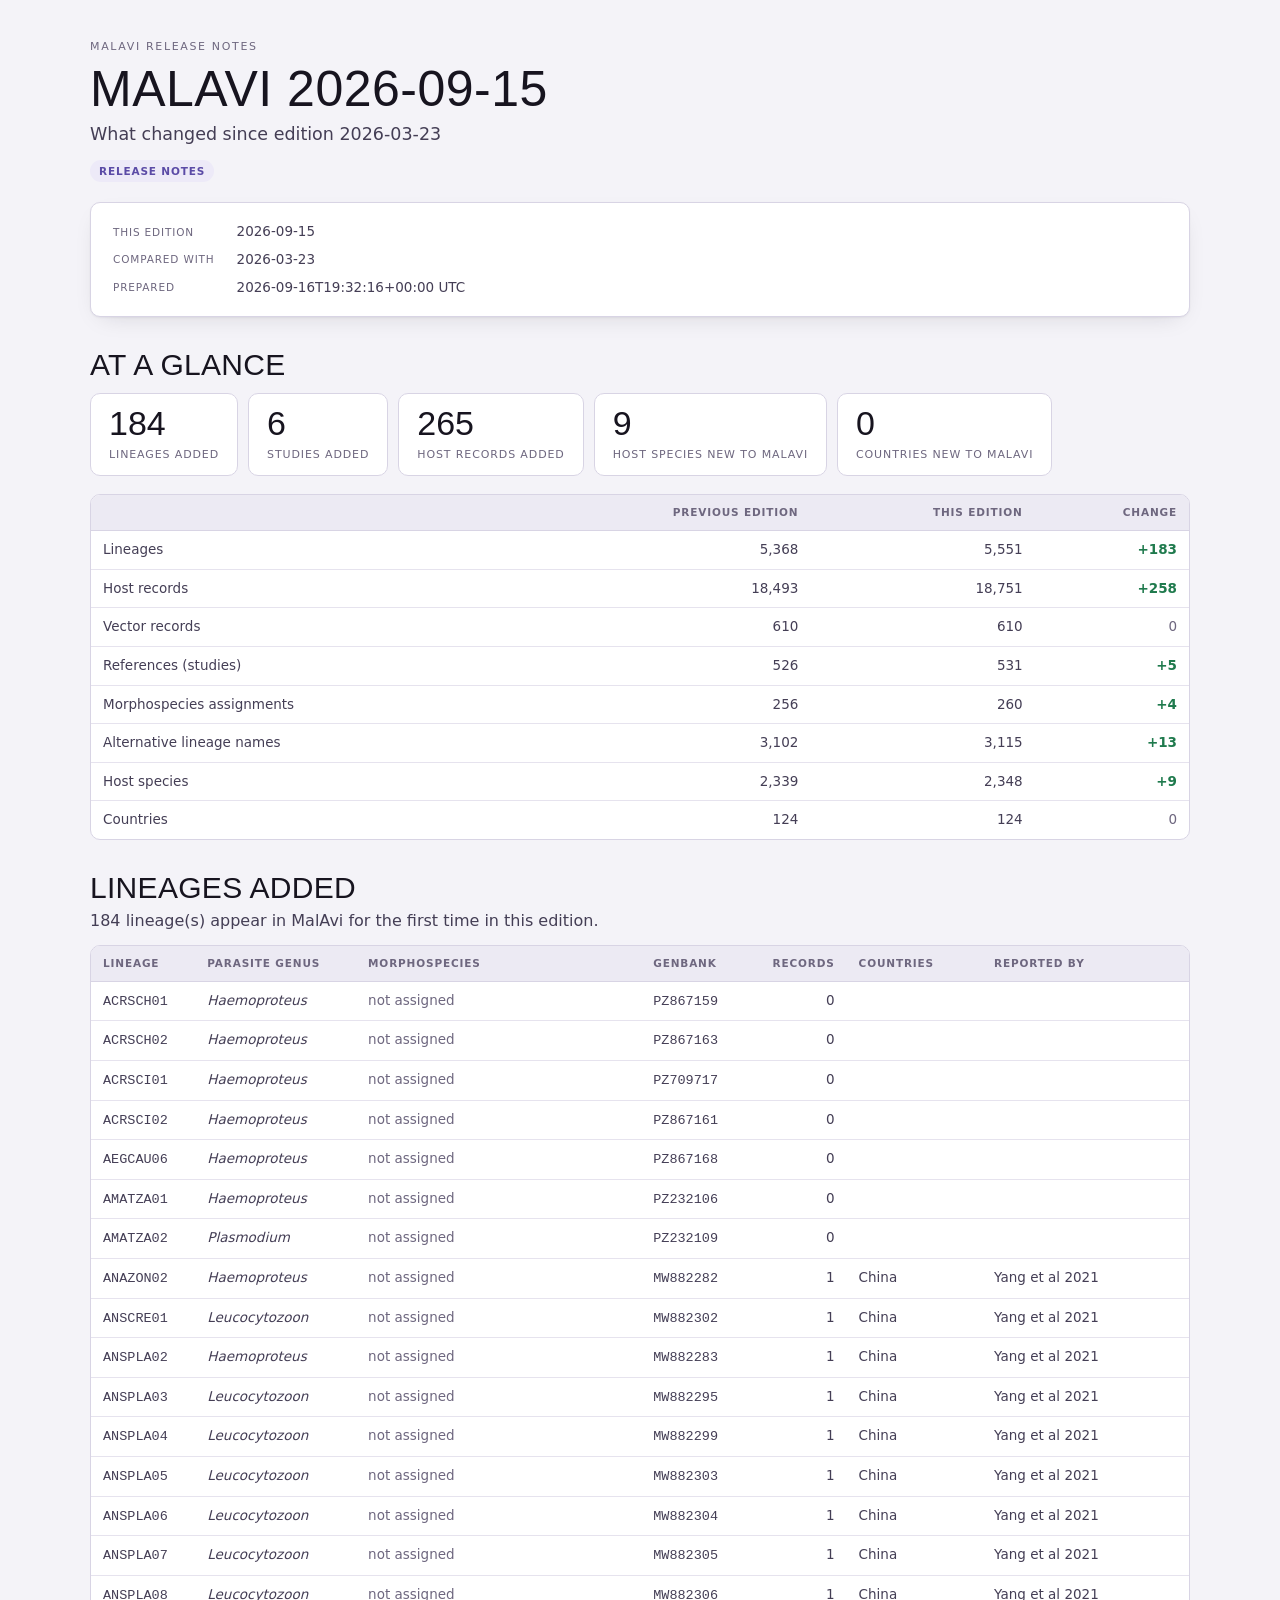
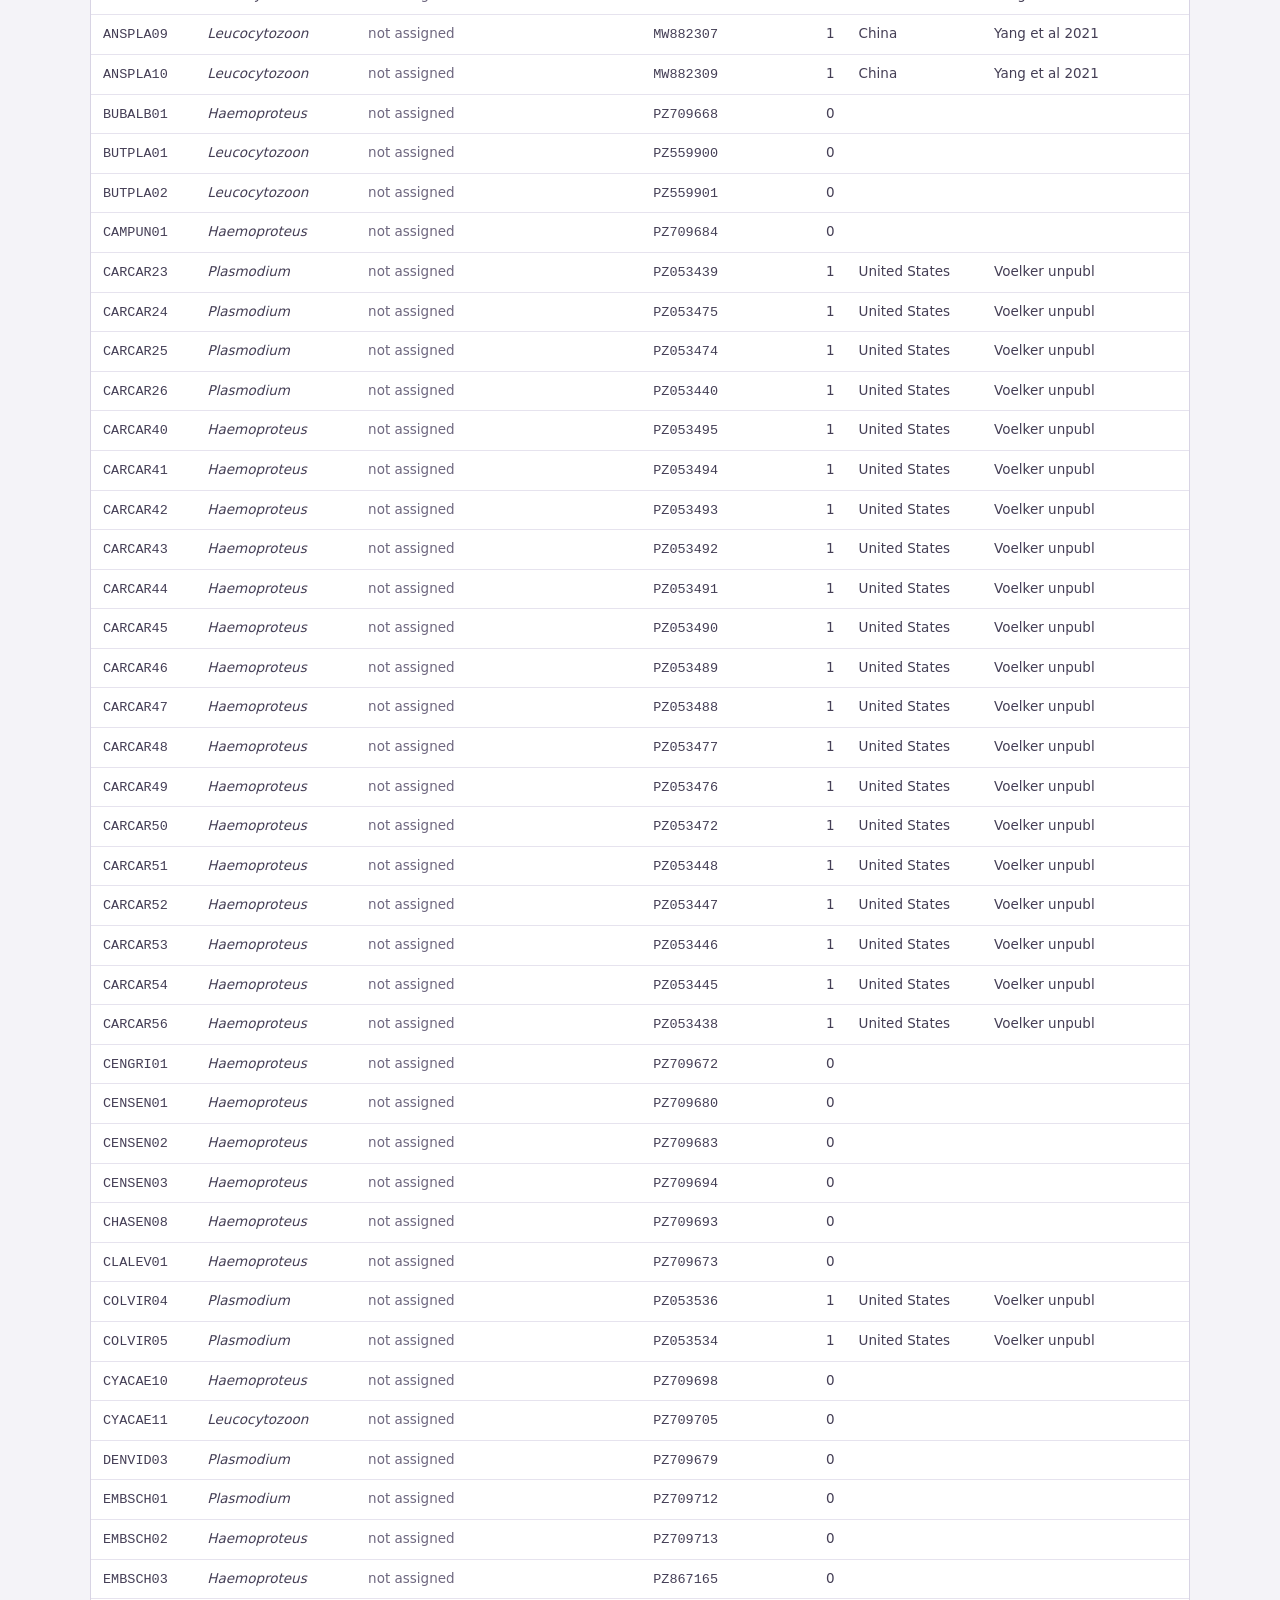
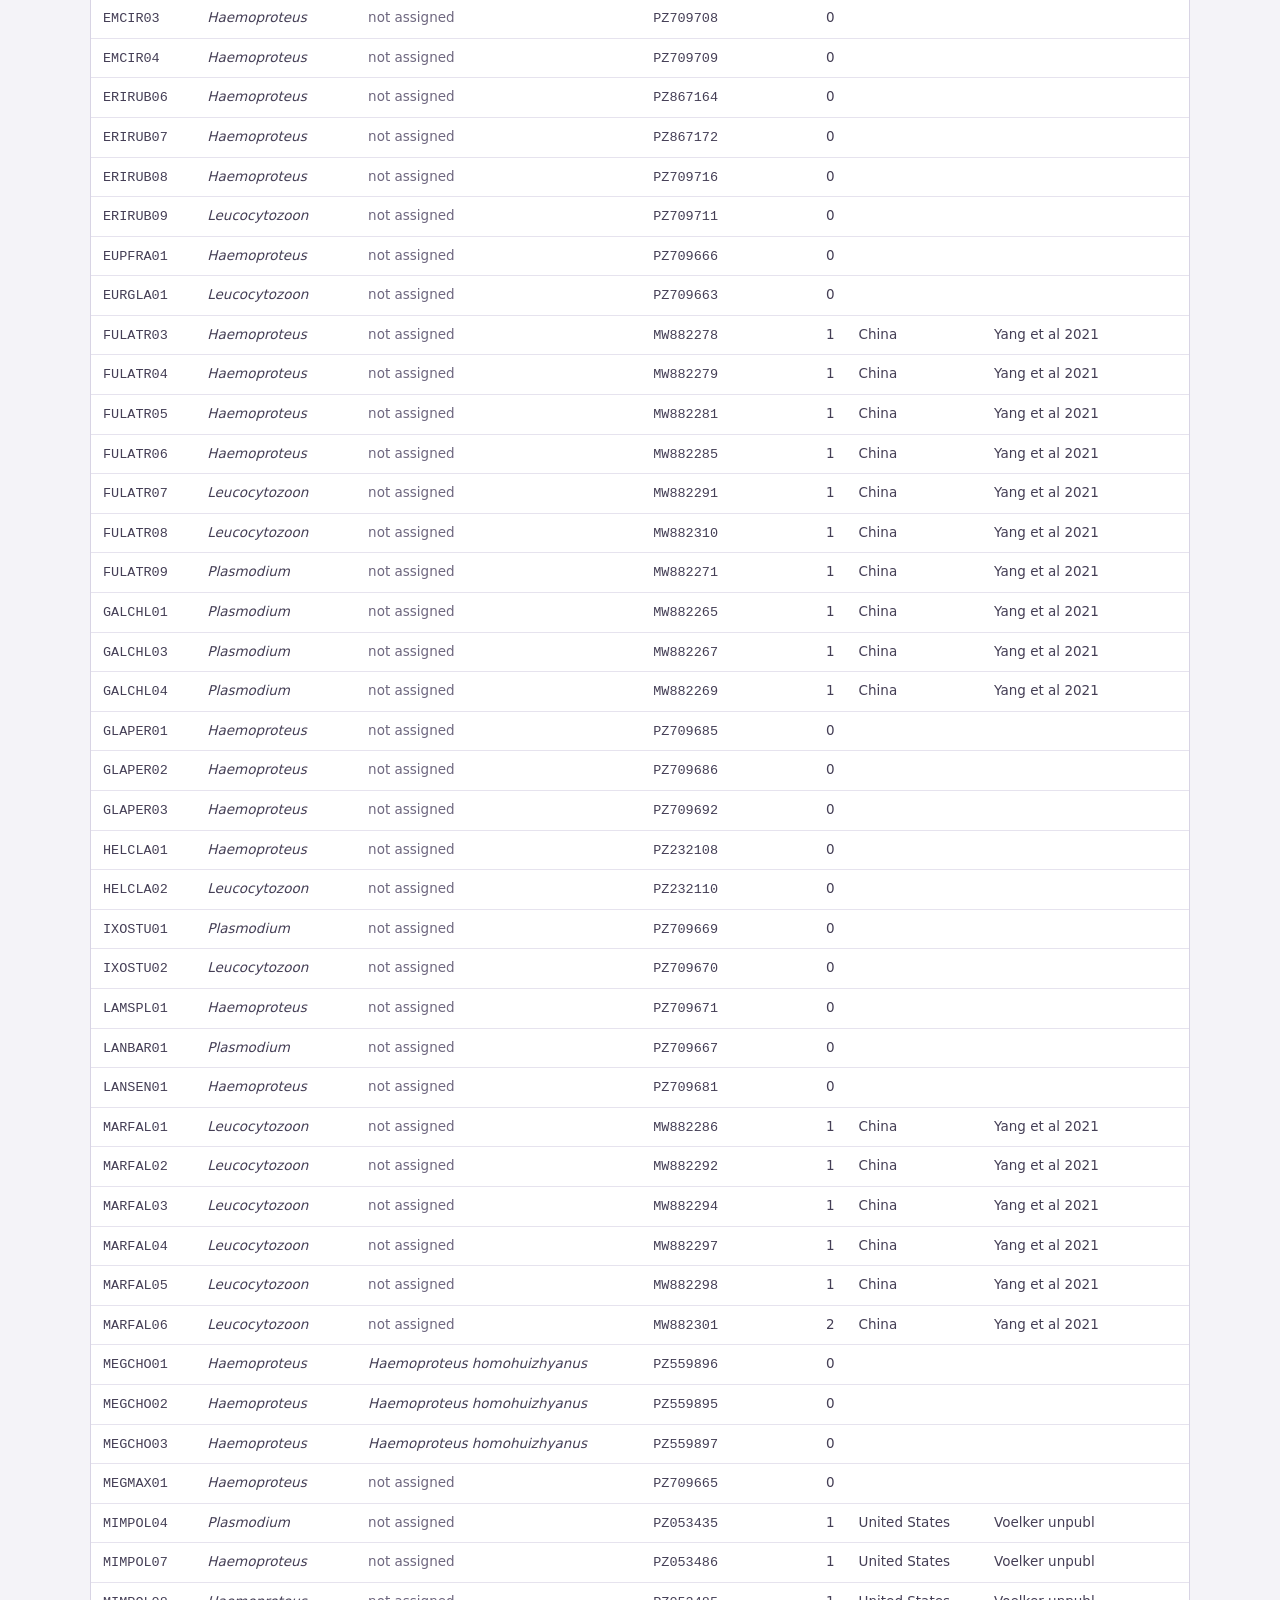
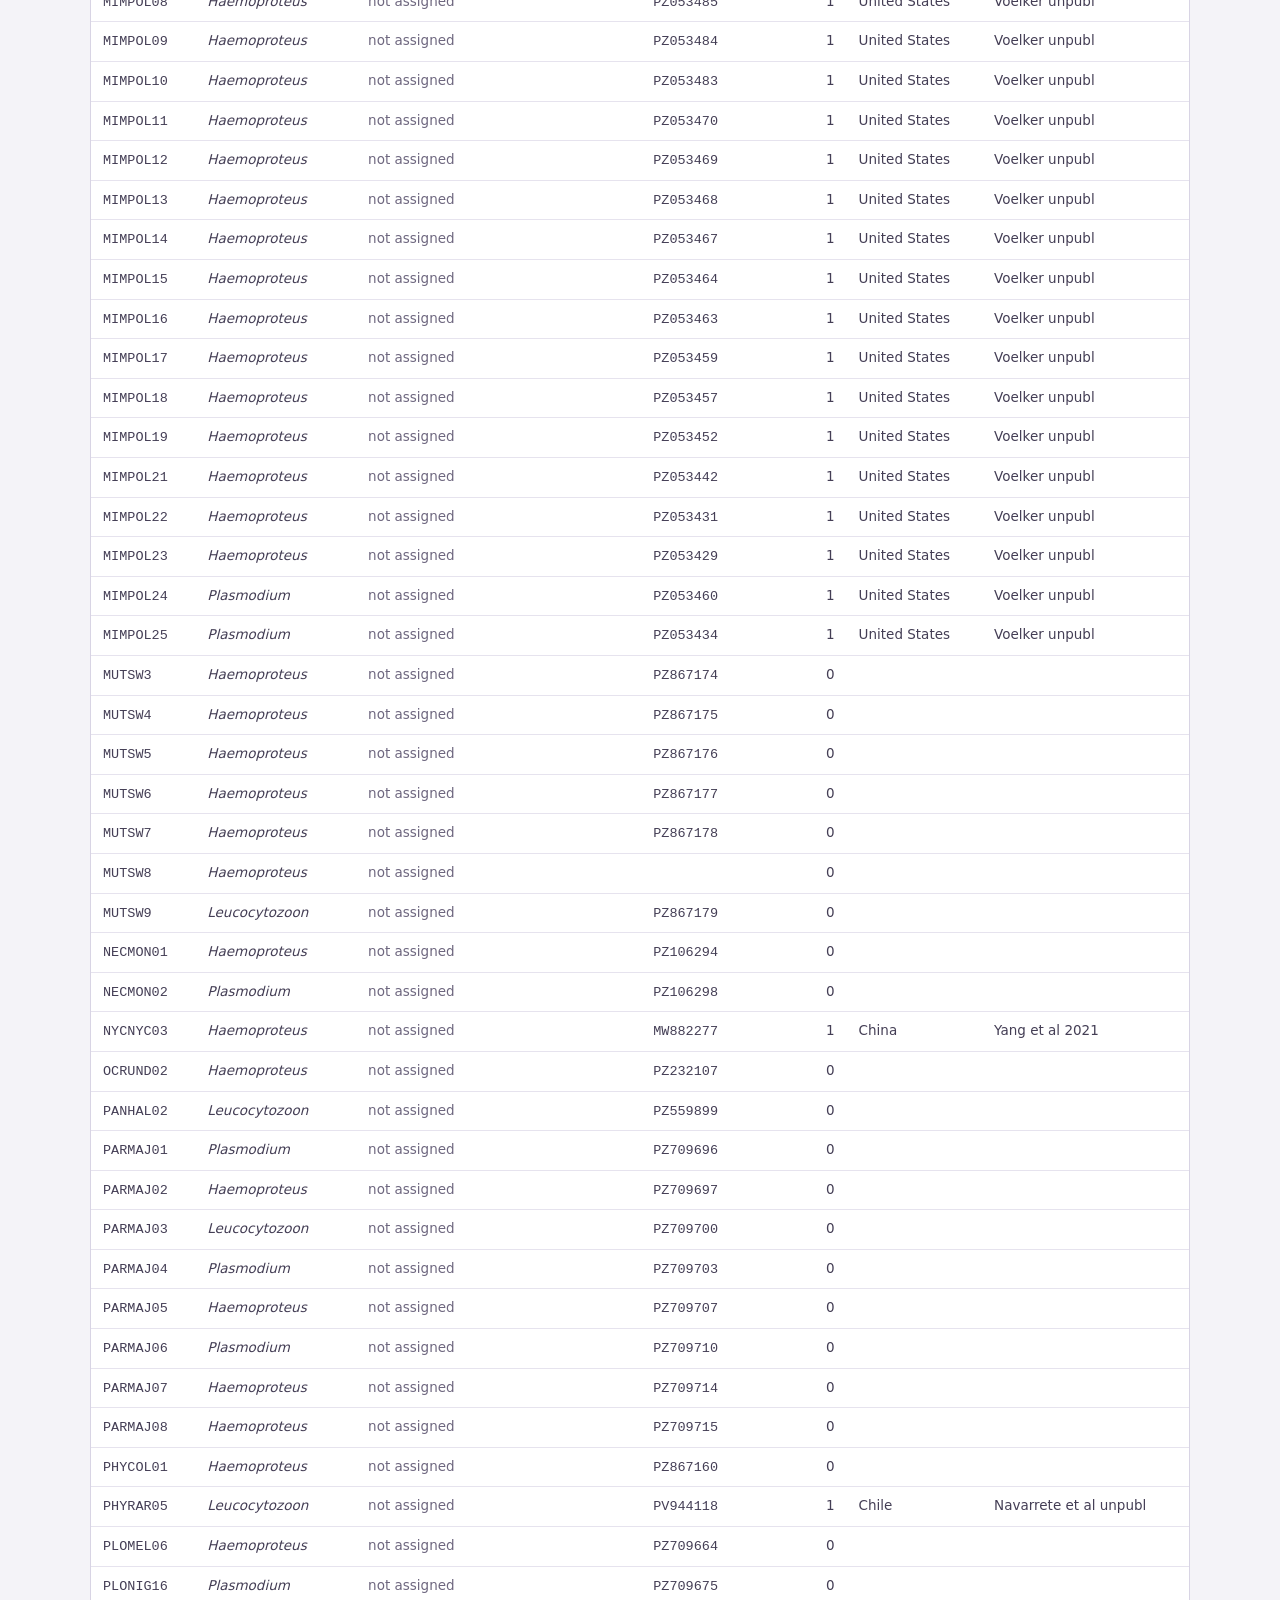
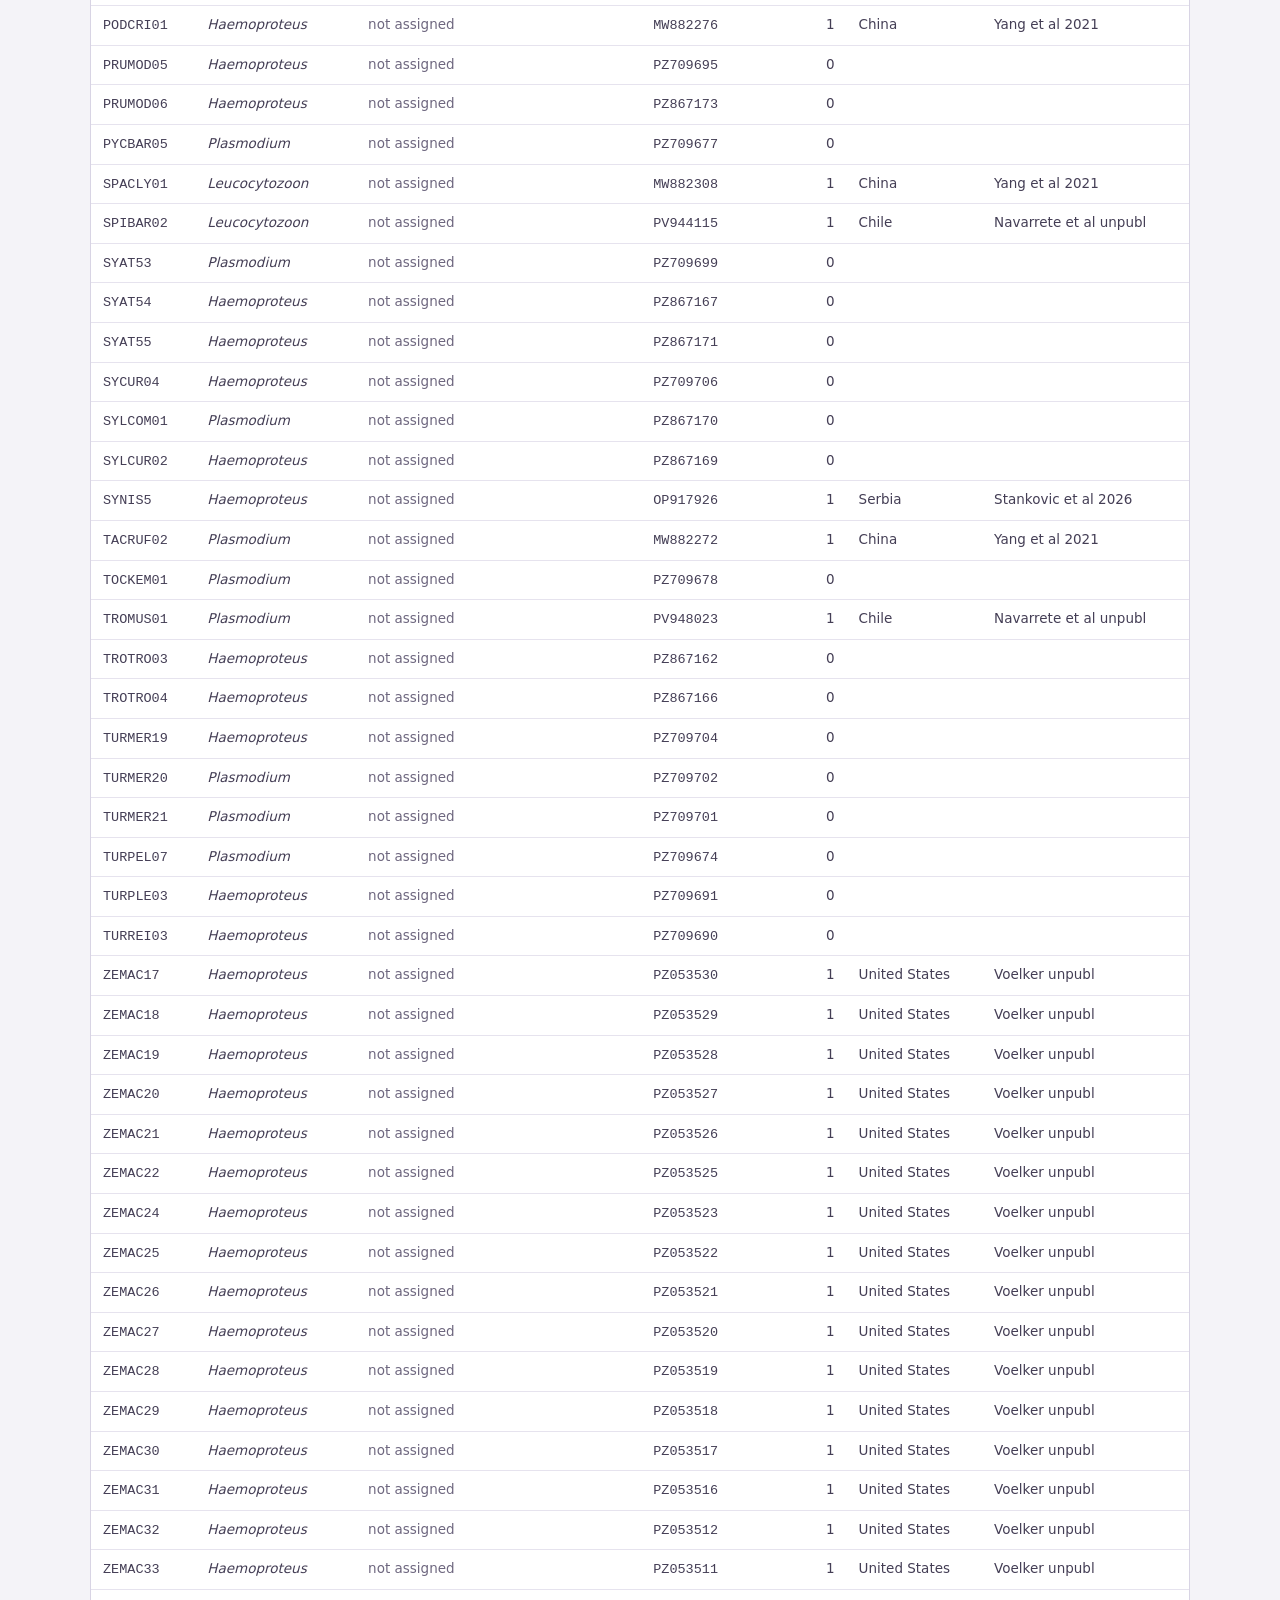
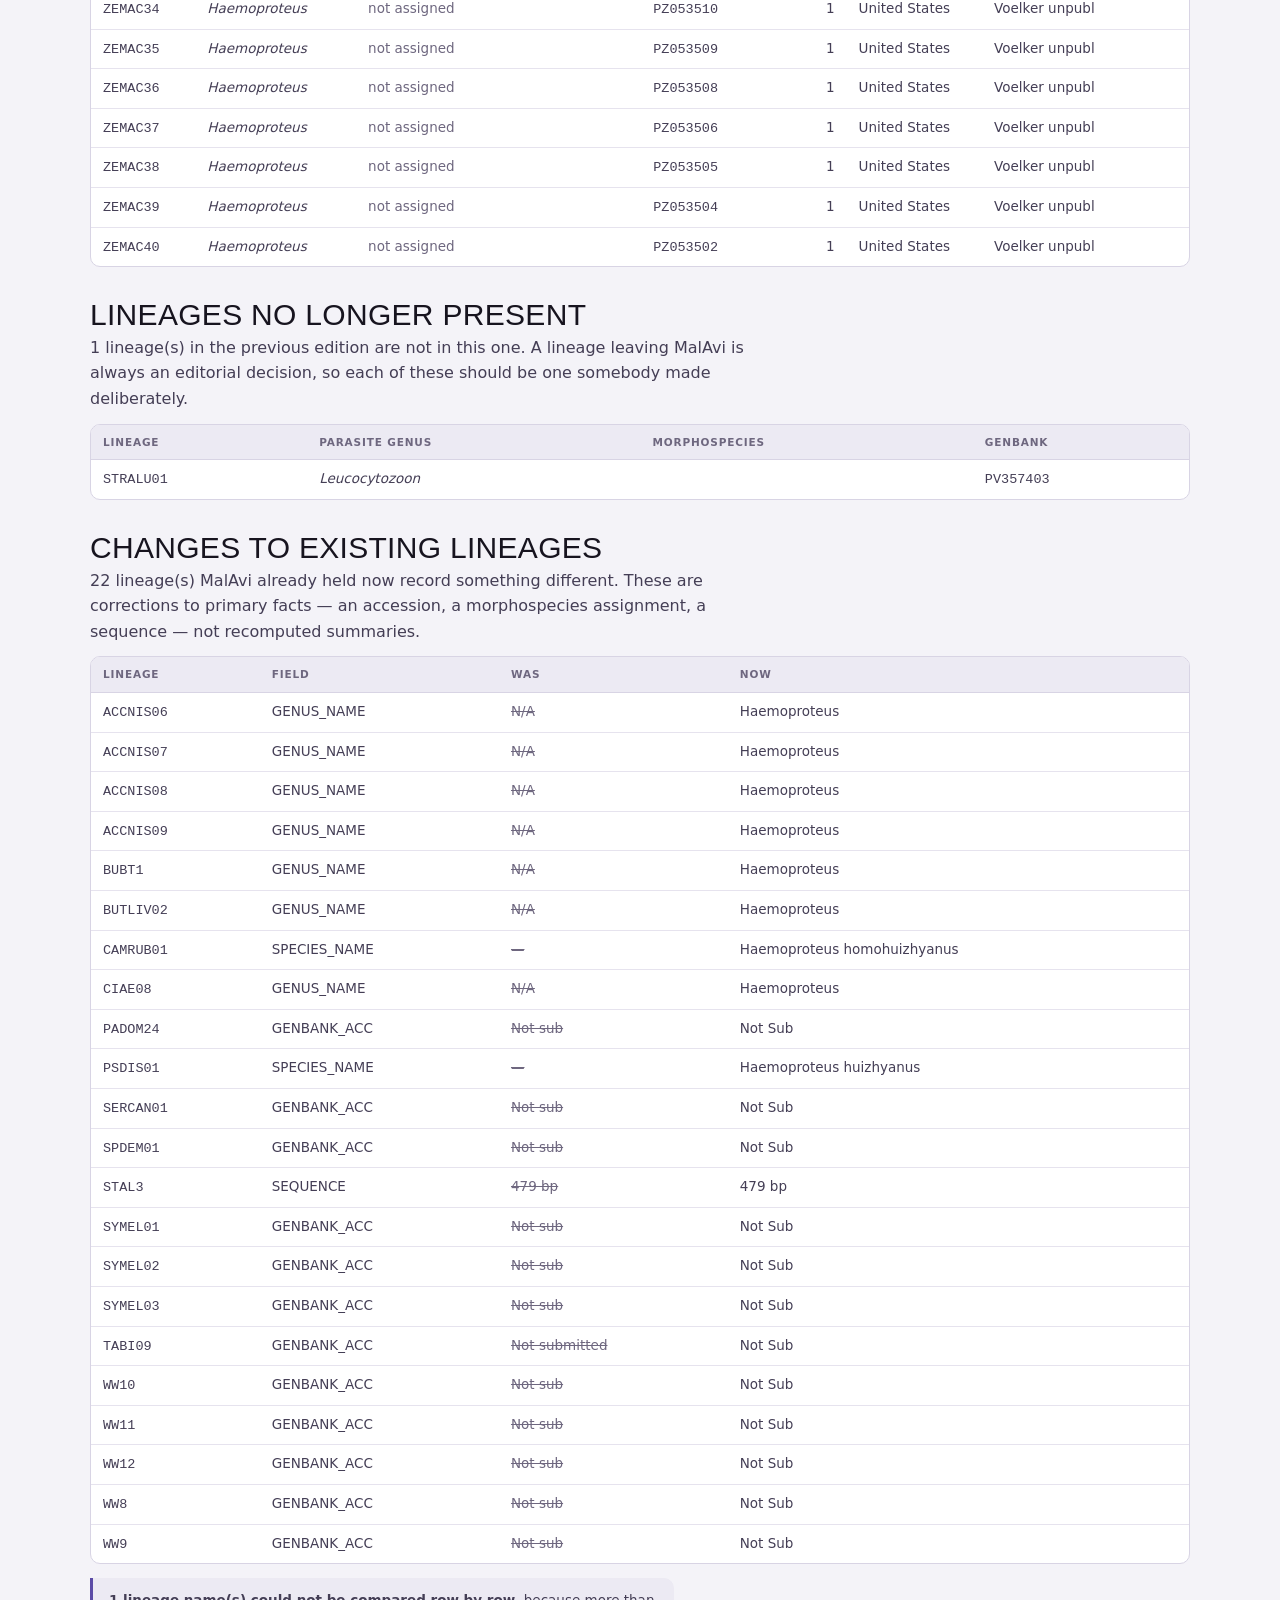
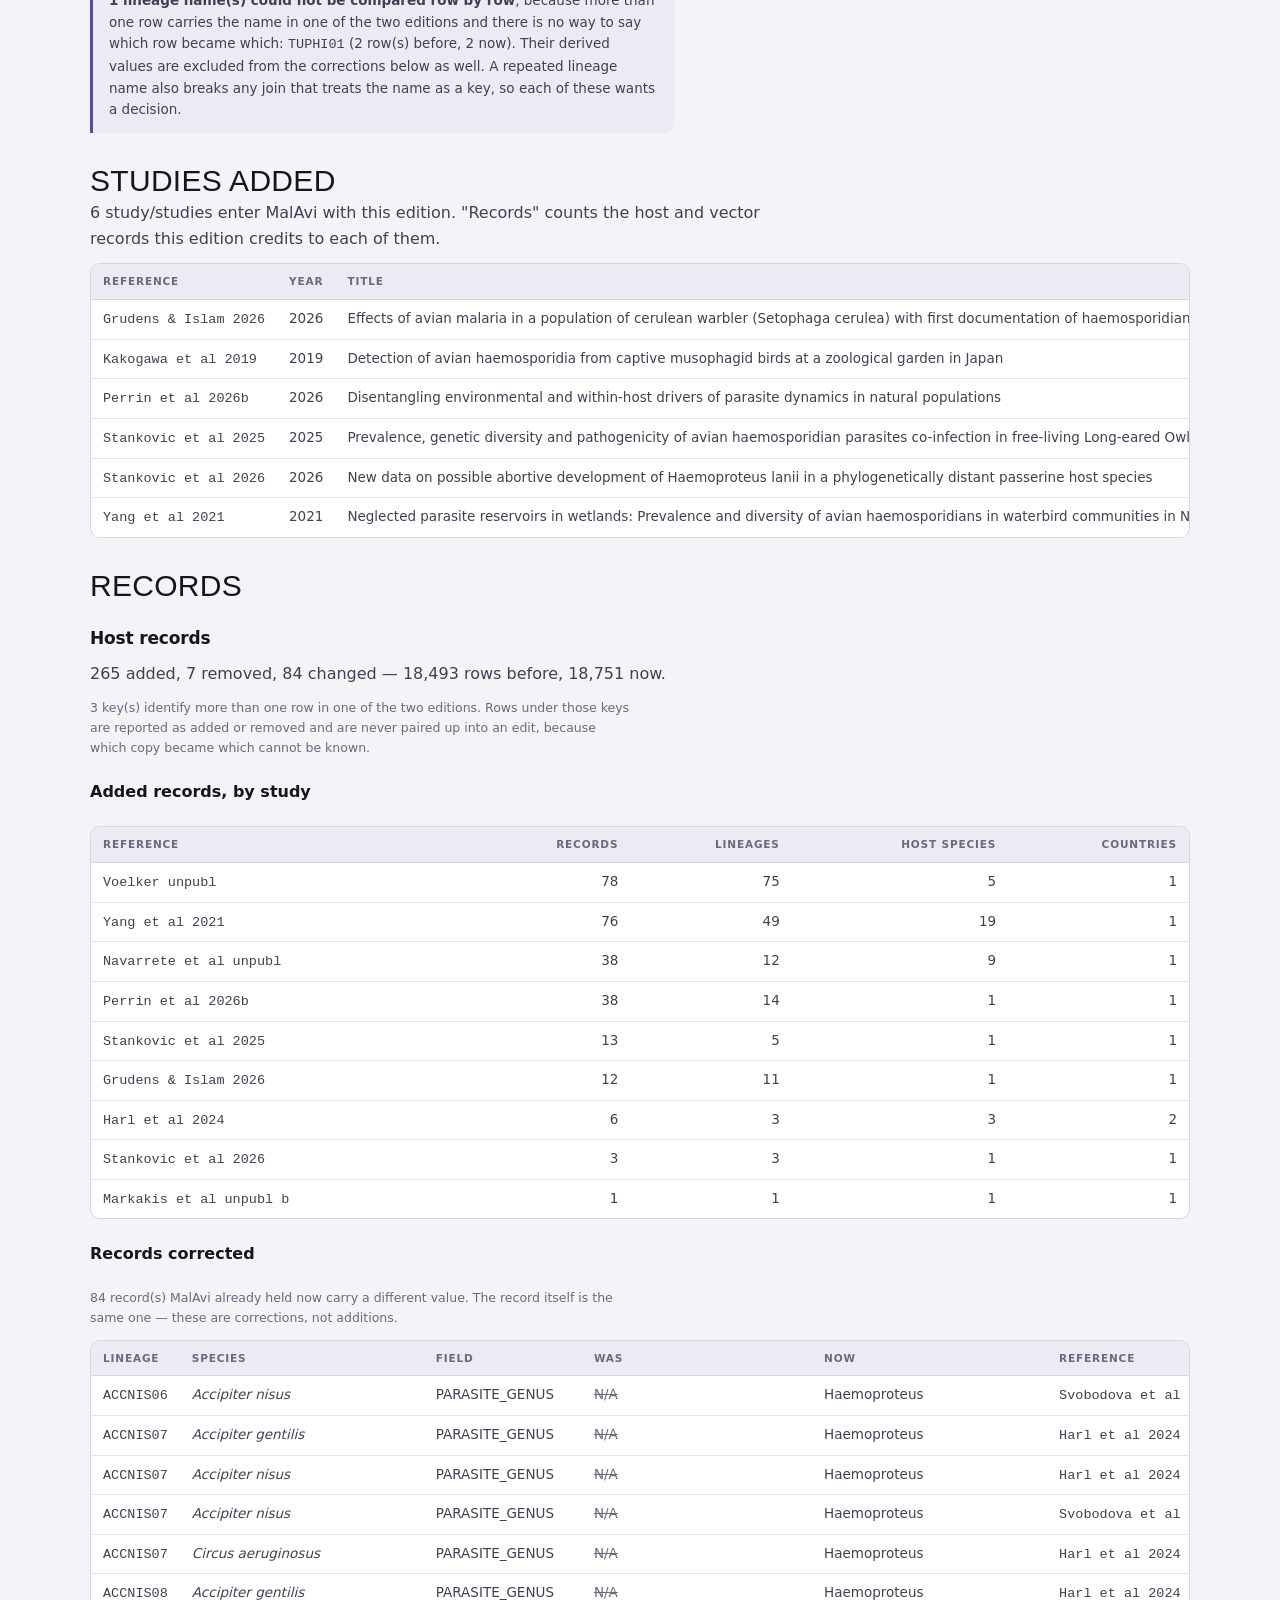
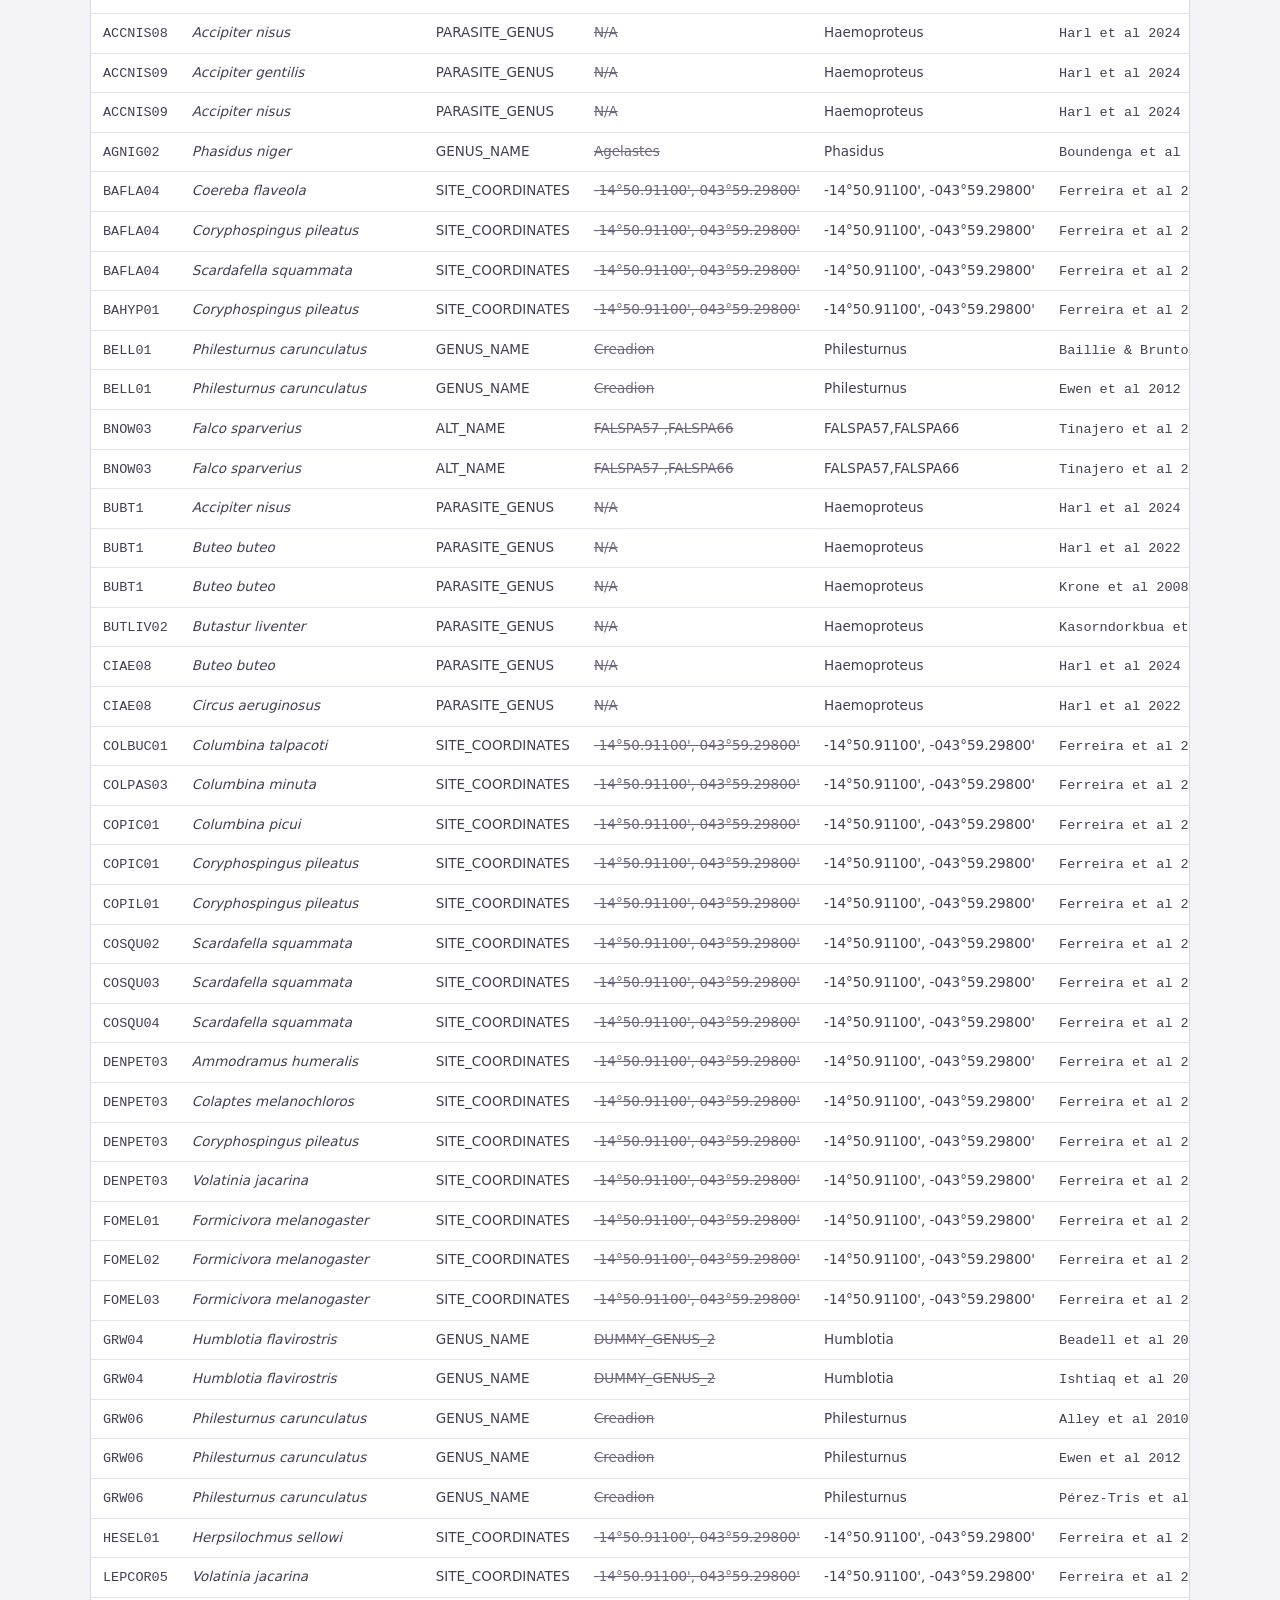
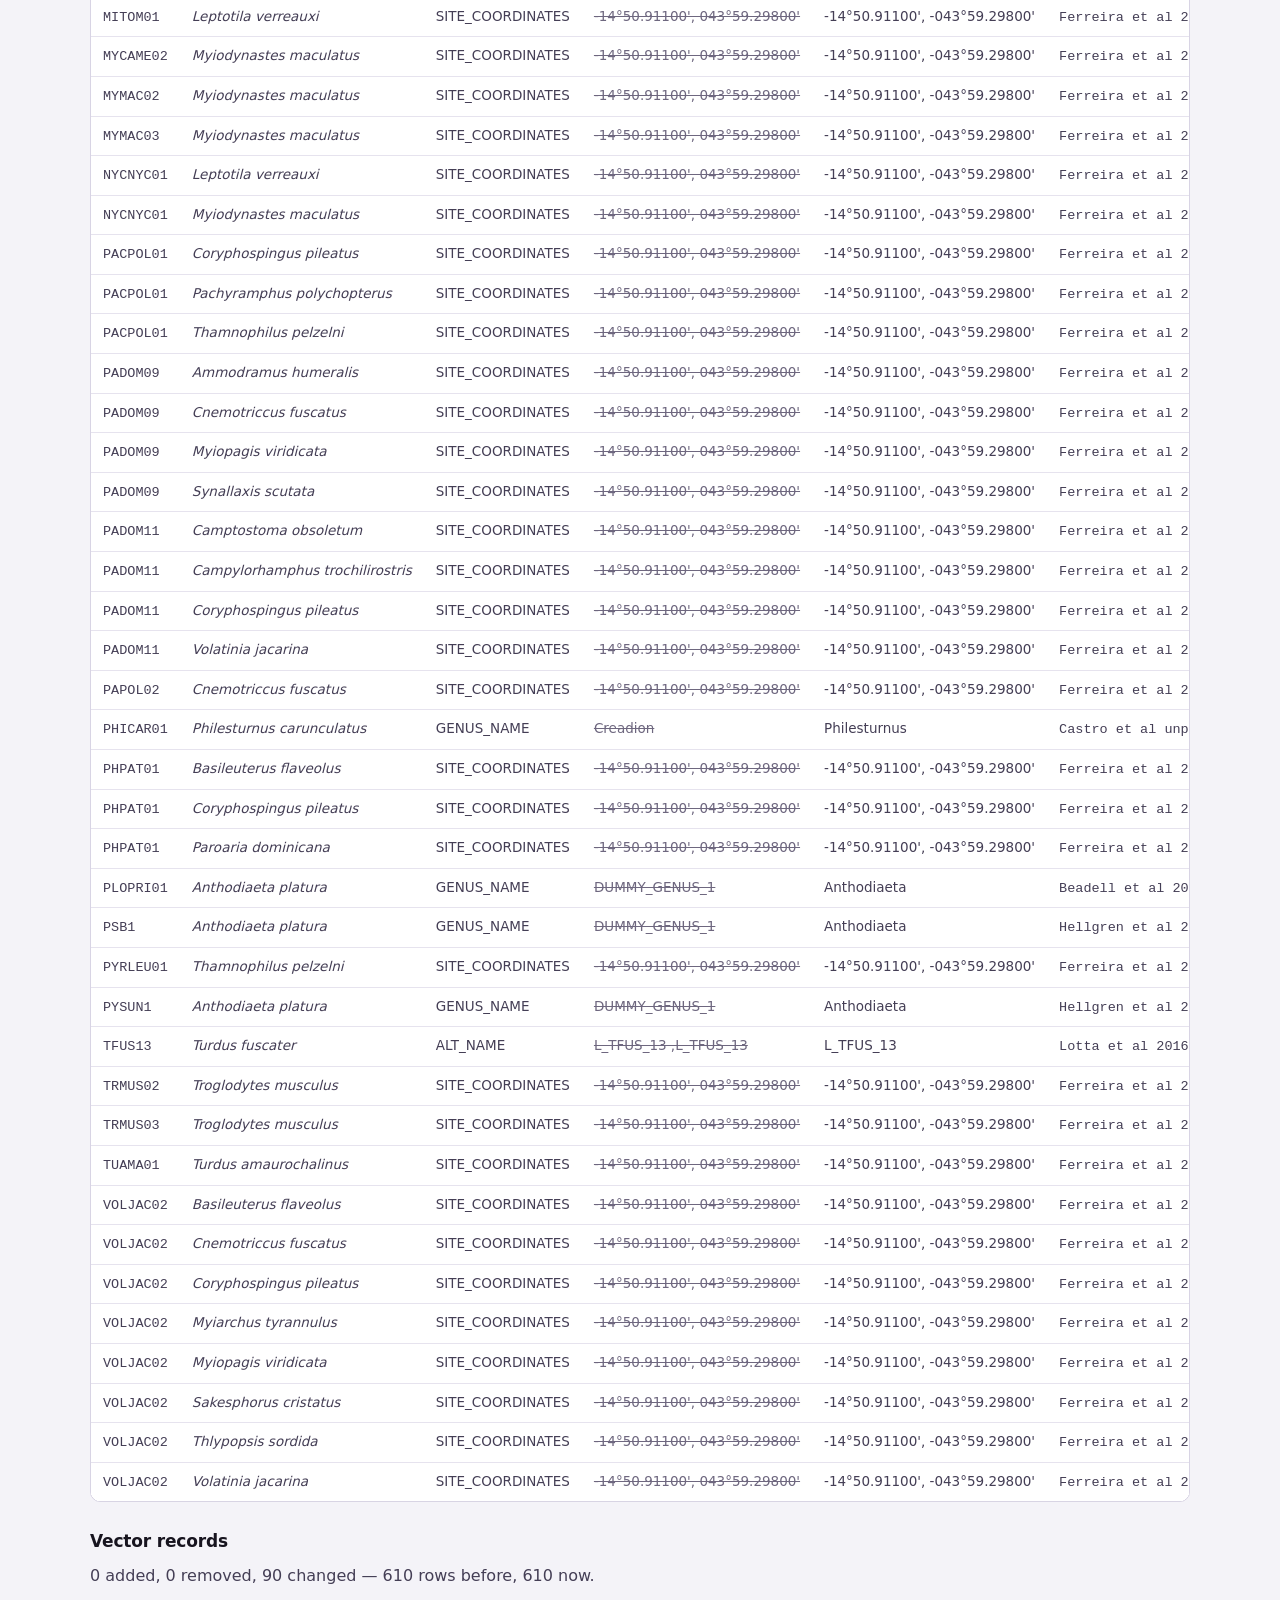
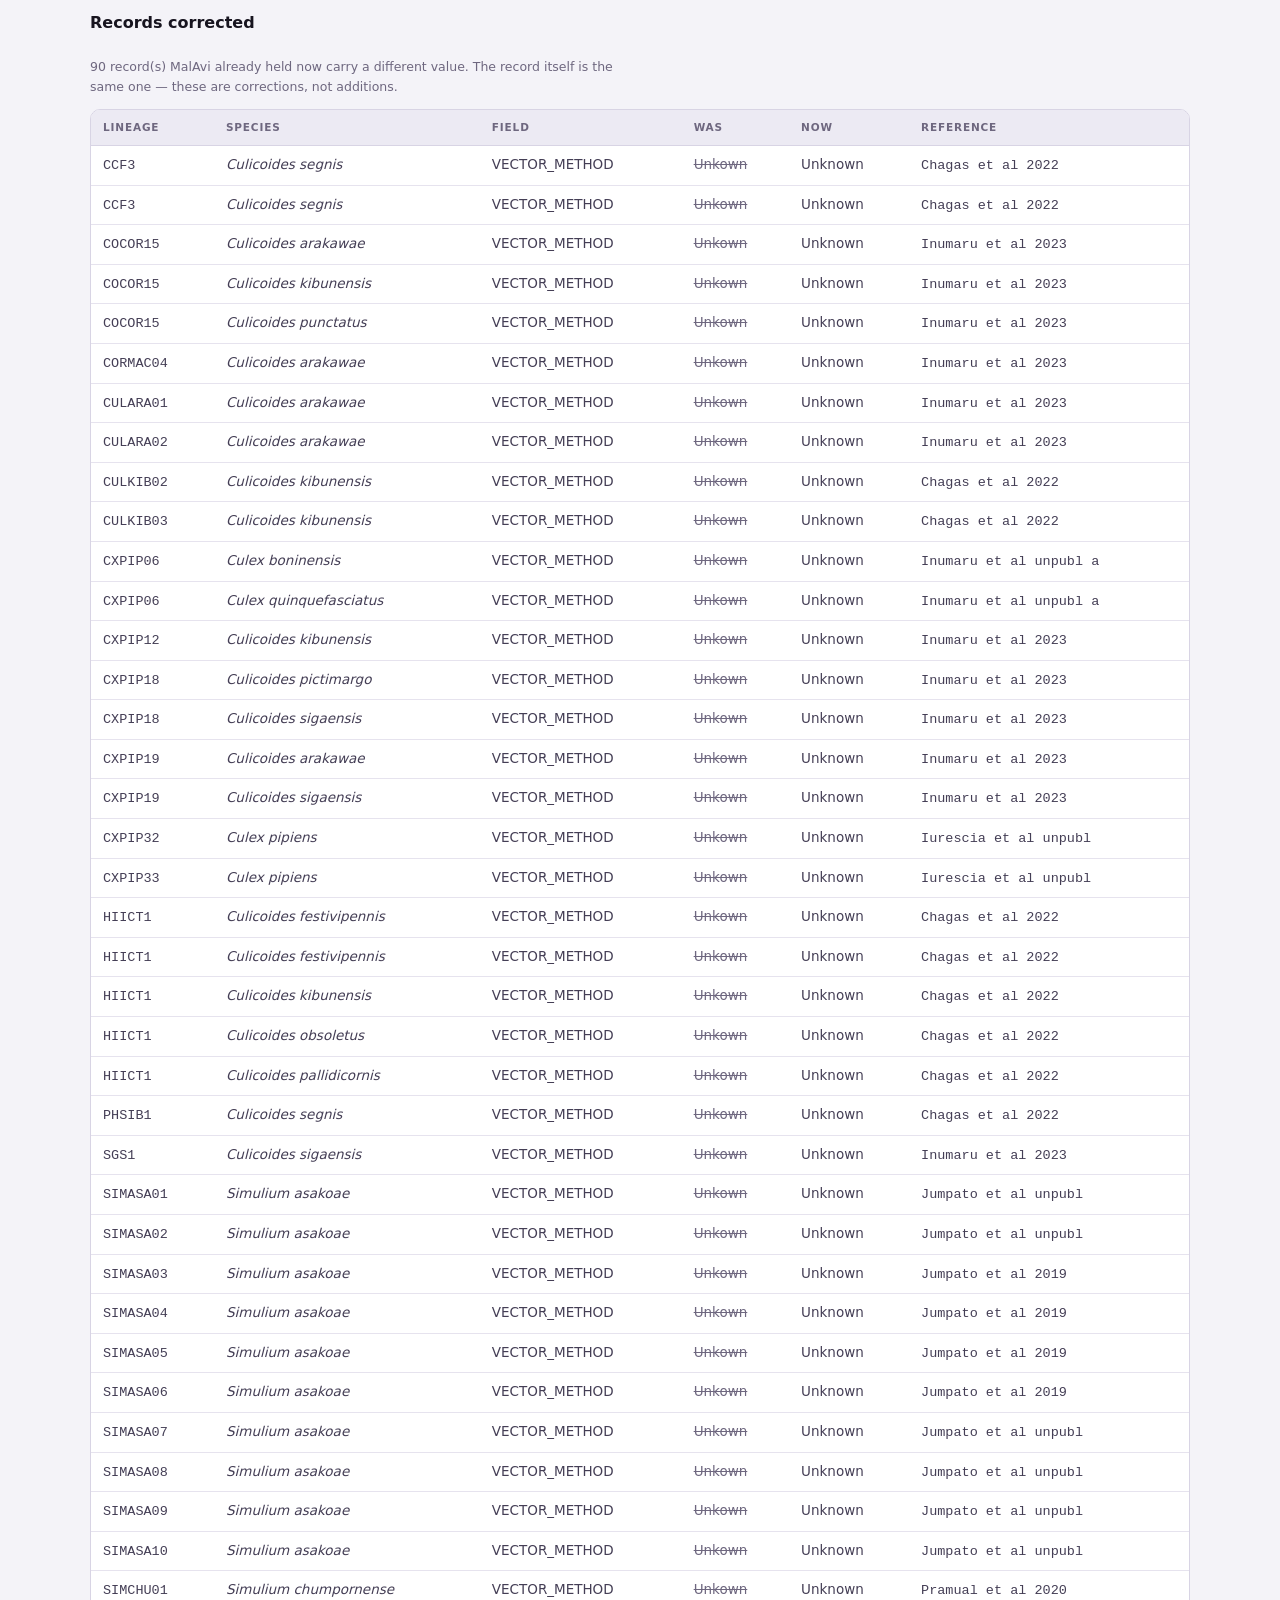
<file: assets/reports/release_notes_2026-09-15_public.html>
<!doctype html>
<html lang="en">
<head>
<meta charset="utf-8">
<meta name="viewport" content="width=device-width, initial-scale=1">
<meta http-equiv="Content-Security-Policy"
      content="default-src 'none'; style-src 'unsafe-inline'; img-src data:;">
<title>MalAvi 2026-09-15 — release notes</title>
<style>
@font-face {
  font-family:"League Gothic";
  src:url([data-uri]) format("woff");
  font-weight:400; font-style:normal; font-display:block;
}
:root {
  --paper:#F4F3F8; --surface:#FFFFFF; --surface-2:#ECEAF3; --surface-3:#E2DFEC;
  --ink:#17141F; --ink-2:#443E55; --ink-3:#6E677F;
  --rule:#D8D4E4; --rule-soft:#E6E3EE;
  --accent:#5B4BA6; --accent-ink:#FFFFFF; --accent-wash:#EDEAF8;
  --ok:#1F7A4D; --warn:#9A6410; --stop:#A63A3A;
  --ok-wash:#E4F2EA; --warn-wash:#F7EEDC; --stop-wash:#F7E7E7;
  --info:#0072B2; --info-wash:#D9E9F5;
  --shadow:0 1px 2px rgba(23,20,31,.05), 0 8px 24px -12px rgba(23,20,31,.18);
  --radius:10px; --measure:68ch;
}
@media (prefers-color-scheme: dark) {
  :root {
    --paper:#17141F; --surface:#201C2B; --surface-2:#2A2537; --surface-3:#332C42;
    --ink:#ECEAF4; --ink-2:#B4AECA; --ink-3:#8B8499;
    --rule:#362F47; --rule-soft:#2B2539;
    --accent:#A99CF0; --accent-ink:#17141F; --accent-wash:#292244;
    --ok:#5FC08C; --warn:#DCA84A; --stop:#E38080;
    --ok-wash:#1C3129; --warn-wash:#332A18; --stop-wash:#35211F;
    --info:#3B82D0; --info-wash:#16263B;
    --shadow:0 1px 2px rgba(0,0,0,.4), 0 8px 24px -12px rgba(0,0,0,.7);
  }
}
* { box-sizing:border-box; }
body {
  margin:0; background:var(--paper); color:var(--ink);
  font-family: ui-sans-serif, system-ui, -apple-system, "Segoe UI", Roboto,
               "Helvetica Neue", Arial, sans-serif;
  font-size:16px; line-height:1.6; -webkit-font-smoothing:antialiased;
}
.wrap { max-width:1140px; margin:0 auto; padding:38px 20px 96px; }
.display { font-family:"League Gothic", ui-sans-serif, sans-serif; font-weight:400;
  letter-spacing:.01em; text-transform:uppercase; line-height:.92; text-wrap:balance; }
.mono { font-family: ui-monospace, SFMono-Regular, Menlo, Consolas, monospace;
  font-variant-numeric: tabular-nums; }
.sci { font-style:italic; }
h1 { font-size:clamp(34px,5vw,50px); margin:0 0 8px; }
h2 { font-size:30px; margin:44px 0 6px; }
h3 { font-size:17px; margin:26px 0 8px; letter-spacing:-.01em; }
p { margin:0 0 12px; max-width:var(--measure); color:var(--ink-2); }
.eyebrow { font-size:11px; letter-spacing:.15em; text-transform:uppercase;
  color:var(--ink-3); margin:0 0 10px; }
.lead { font-size:17.5px; }
.sub { color:var(--ink-3); font-size:13.5px; margin:0 0 20px; }
/* Definition lists that state a vocabulary the page then uses: the triage tiers and
   the sequence QC calls. Kept narrow so a definition reads as a caption, not a table. */
/* A cell stating something the curator has to resolve before the row can be accepted --
   currently an alternative name pointing at a lineage MalAvi does not hold. */
.bad { background:var(--stop-wash); color:var(--stop); font-weight:600; }
/* The per-window parentage behind a chimera call, printed under the finding it
   explains rather than in a section of its own. */
.rowflags { font-size:10px; color:var(--ink-3); line-height:1.25; }
.chimera { margin:8px 0 2px; font-size:12.5px; color:var(--ink-2); }
.chimera ul { margin:4px 0 4px 18px; padding:0; }
.chimera li { margin:1px 0; }
.chimera .caveat { color:var(--ink-3); font-style:italic; margin:4px 0 0; }
.alnkey { font-size:12px; color:var(--ink-3); margin:0 0 18px; }
.alnkey .sw { display:inline-block; min-width:16px; text-align:center; font-weight:700;
  border-radius:3px; padding:1px 4px; margin:0 5px 0 14px; font-family:var(--mono, monospace); }
.alnkey .sw:first-child { margin-left:0; }
.alnkey .sw.k-nonsyn { background:var(--stop-wash); color:var(--stop); }
.alnkey .sw.k-transversion { background:var(--warn-wash); color:var(--warn); }
.alnkey .sw.k-transition { background:var(--ok-wash); color:var(--ok); }
.alnkey .sw.rare { text-decoration:underline; text-decoration-thickness:2px; }
.tierkey { margin:0 0 18px; font-size:13px; color:var(--ink-2); }
.tierkey dt { font-weight:600; margin:8px 0 0; }
.tierkey dd { margin:1px 0 0 0; color:var(--ink-3); }

.card { background:var(--surface); border:1px solid var(--rule);
  border-radius:var(--radius); padding:22px; box-shadow:var(--shadow); }
.tiles { display:flex; gap:10px; flex-wrap:wrap; margin:14px 0 18px; }
.tile { border:1px solid var(--rule); border-radius:10px; padding:12px 18px;
  min-width:120px; background:var(--surface); }
.tile .n { display:block; font-family:"League Gothic",Impact,sans-serif; font-size:34px;
  line-height:1; }
.tile .k { display:block; font-size:11px; letter-spacing:.08em; text-transform:uppercase;
  color:var(--ink-3); margin-top:6px; }
.appendix-head { margin-top:26px; }
.taken-name { font-family:var(--mono, monospace); font-weight:700; color:var(--stop); }
.taken-note { color:var(--stop); font-size:13px; }
/* Fixed layout, or the browser hands the host-name column as much width as its longest
   binomial wants and the lineage columns run off the right edge of the paper -- which is
   invisible in HTML, because it scrolls, and lost in the PDF, which does not. The row
   header is capped and allowed to wrap for the same reason. */
table.matrix { border-collapse:collapse; font-size:10px; table-layout:fixed;
  width:100%; }
table.matrix th, table.matrix td { border:1px solid var(--rule); padding:4px 2px;
  text-align:center; overflow-wrap:anywhere; }
/* break-word, not anywhere: a binomial should wrap at the space between genus and
   species, and only split a word when it genuinely cannot fit. "Aix galericula / ta" is
   what anywhere gives you. */
table.matrix th.rowhead { text-align:left; white-space:normal; font-weight:400;
  background:var(--surface-2); text-transform:none; letter-spacing:0;
  font-size:10.5px; width:30%; overflow-wrap:break-word; }
table.matrix th.mono { font-size:9px; letter-spacing:0; }
table.matrix td.hit { font-weight:700; background:var(--ok-wash); }
table.matrix td.miss { color:var(--ink-3); }
h2.display { margin-top:34px; }
h3.place { margin:20px 0 6px; font-size:14px; font-weight:700; }
ul.files { margin:6px 0 14px 18px; font-size:13px; }
ul.files a { color:var(--accent); }

/* A group that came through clean, and the tally of quiet checks. Green because the
   report should be able to say good news as clearly as it says bad. */
/* The disposition line. Status is carried by the WORD, not by the colour -- a reader who
   cannot distinguish the tints still gets the whole message. */
.disposition { border:2px solid var(--rule); border-radius:10px; padding:14px 18px;
  margin:12px 0 22px; }
.disposition .d-label { display:block; font-weight:700; font-size:16px; }
.disposition .d-note { display:block; margin-top:6px; font-size:13px; color:var(--ink-2); }
.disposition.blocked { border-color:var(--stop); background:var(--stop-wash); }
.disposition.incomplete { border-color:var(--warn); background:var(--warn-wash); }
.disposition.review { border-color:var(--accent); background:var(--accent-wash); }
.disposition.clear { border-color:var(--ok); background:var(--ok-wash); }

.check.clear { border-left-color:var(--ok); background:var(--ok-wash); }
.pill.clear { background:var(--ok); color:#fff; }

h3.group { margin:26px 0 10px; font-family:"League Gothic",Impact,sans-serif;
  text-transform:uppercase; letter-spacing:.02em; font-size:20px;
  border-bottom:2px solid var(--rule); padding-bottom:4px; }
a.jump { display:inline-block; margin:8px 12px 0 0; padding:4px 11px;
  border:1px solid var(--accent); border-radius:6px; color:var(--accent);
  font-size:11px; font-weight:700; text-decoration:none; white-space:nowrap; }

/* FASTA and any long unbroken string. Without the break rules a 479-character sequence
   is one word, and one word cannot wrap: it simply runs off the page and out of the PDF. */
pre.fasta, .fasta { font-family:var(--mono, "DejaVu Sans Mono", monospace); font-size:10px;
  line-height:1.45; background:var(--surface-2); border:1px solid var(--rule);
  border-radius:8px; padding:12px 14px; white-space:pre-wrap; word-break:break-all;
  overflow-wrap:anywhere; }

/* The reproduced submission. Given a tinted ground and a rule down the side so it is
   obvious at a glance that the report has stopped talking and started quoting. */
.appendix { background:var(--surface-2); border-left:4px solid var(--ink-3);
  padding:18px 20px 4px; margin-top:34px; border-radius:0 10px 10px 0; }
.appendix table { font-size:10px; }
.appendix td, .appendix th { word-break:break-all; overflow-wrap:anywhere;
  max-width:220px; }

/* PDF bookmarks, so the reader can navigate a nine-page document from the sidebar
   instead of scrolling it. */
h1 { bookmark-level:1; bookmark-label:content(); }
h2 { bookmark-level:2; bookmark-label:content(); }
h3.group, h3.appendix-head { bookmark-level:3; bookmark-label:content(); }
.check .title { font-weight:700; font-size:15px; }

/* The block a curator acts from. Given its own weight because it is the only part of
   this document that asks for something, and it has to survive being printed. */
.verdict { border:2px solid var(--accent); border-radius:10px; padding:18px 20px;
  margin:12px 0 26px; background:var(--accent-wash); break-inside:avoid; }
.verdict p { margin:0 0 10px; }
.verdict p:last-child { margin-bottom:0; }
.verdict-link { display:inline-block; background:var(--accent); color:#fff;
  text-decoration:none; font-weight:700; padding:10px 18px; border-radius:8px; }
.verdict-note { font-size:13px; color:var(--ink-2); }

.banner { background:var(--stop-wash); border:1px solid var(--stop);
  border-radius:var(--radius); padding:16px 20px; margin:20px 0; color:var(--ink-2); }
.banner b { color:var(--stop); }
.note { background:var(--surface-2); border-left:3px solid var(--accent);
  border-radius:0 var(--radius) var(--radius) 0; padding:12px 16px; margin:14px 0;
  font-size:13.5px; color:var(--ink-2); max-width:var(--measure); }

.meta { display:grid; grid-template-columns:max-content 1fr; gap:6px 22px;
  background:var(--surface); border:1px solid var(--rule); border-radius:var(--radius);
  padding:18px 22px; font-size:13.5px; box-shadow:var(--shadow); }
.meta dt { font-size:10.5px; letter-spacing:.08em; text-transform:uppercase;
  color:var(--ink-3); align-self:center; }
.meta dd { margin:0; color:var(--ink-2); }

.check { background:var(--surface); border:1px solid var(--rule);
  border-radius:var(--radius); padding:14px 18px; margin:10px 0;
  box-shadow:var(--shadow); border-left:3px solid var(--rule); }
.check.finding { border-left-color:var(--warn); }
.check.finding.blocking { border-left-color:var(--stop); }
.check.finding.info { border-left-color:var(--info); }
.check.error { border-left-color:var(--stop); background:var(--stop-wash); }
.check.skip { border-left-color:var(--ink-3); background:var(--surface-2);
  box-shadow:none; }
.check .hd { display:flex; gap:10px; align-items:center; flex-wrap:wrap; }
.check .id { font-family: ui-monospace, SFMono-Regular, Menlo, Consolas, monospace;
  font-size:13.5px; font-weight:600; color:var(--ink); }
.check .count { color:var(--ink-3); font-size:12px; margin-left:auto;
  font-variant-numeric:tabular-nums; }
.asserts { font-size:13.5px; color:var(--ink-2); margin:6px 0 0;
  max-width:var(--measure); }
.pill { font-size:10.5px; letter-spacing:.08em; text-transform:uppercase;
  padding:3px 10px; border-radius:999px; font-weight:600; }
.pill.blocking { background:var(--stop-wash); color:var(--stop); }
.pill.warning { background:var(--warn-wash); color:var(--warn); }
.pill.info { background:var(--info-wash); color:var(--info); }

.finds { margin:12px 0 0; padding:0; list-style:none; }
.finds li { padding:9px 0; border-top:1px solid var(--rule-soft); font-size:13.5px;
  color:var(--ink-2); }
.finds .subj { font-weight:600; color:var(--ink);
  font-family: ui-monospace, SFMono-Regular, Menlo, Consolas, monospace;
  font-size:13px; }
.finds .where { color:var(--ink-3); font-size:11.5px; }

.passes { background:var(--surface); border:1px solid var(--rule);
  border-radius:var(--radius); overflow:hidden; }
.passes .row { display:flex; gap:14px; align-items:baseline; padding:9px 18px;
  border-bottom:1px solid var(--rule-soft); font-size:13px; color:var(--ink-3); }
.passes .row:last-child { border-bottom:0; }
.passes .row b { font-family: ui-monospace, SFMono-Regular, Menlo, Consolas, monospace;
  font-weight:600; color:var(--ink-2); min-width:250px; font-size:12.5px; }
.passes .row .count { margin-left:auto; font-variant-numeric:tabular-nums;
  white-space:nowrap; }

.tablewrap { overflow-x:auto; border:1px solid var(--rule);
  border-radius:var(--radius); background:var(--surface); margin:12px 0; }
table { border-collapse:collapse; width:100%; font-size:13.5px; }
th { background:var(--surface-2); text-align:left; font-size:10.5px; letter-spacing:.08em;
  text-transform:uppercase; color:var(--ink-3); font-weight:600; padding:9px 12px;
  white-space:nowrap; border-bottom:1px solid var(--rule); position:sticky; top:0; }
td { padding:8px 12px; border-bottom:1px solid var(--rule-soft); color:var(--ink-2);
  white-space:nowrap; vertical-align:top; }
tr:last-child td { border-bottom:0; }
tbody tr:hover td { background:var(--surface-2); }
td.wrapcell { white-space:normal; min-width:280px; }
td.rowno { color:var(--ink-3); font-variant-numeric:tabular-nums; text-align:right; }
/* The Ref a curator quotes on the verdict form. Deliberately the most legible cell in
   the row: it is the one value they have to copy by eye without mistyping. */
td.handle { font-family: ui-monospace, Menlo, Consolas, monospace; font-weight:700;
  color:var(--accent); background:var(--accent-wash); text-align:center;
  letter-spacing:.02em; white-space:nowrap; }
td.mono, .mono td { font-family: ui-monospace, Menlo, Consolas, monospace;
  color:var(--ink); font-weight:600; }
.was { color:var(--ink-3); text-decoration:line-through; }

/* ---- Alignment grid ----
   A monospace matrix of single characters. The differing base carries the weight; the
   dots are deliberately faint so the eye lands on what changed rather than on the
   scaffolding around it. */
table.aln { border-collapse:collapse; font-family: ui-monospace, SFMono-Regular, Menlo,
  Consolas, monospace; font-size:12px; width:auto; }
table.aln th.seqname { background:var(--surface); text-align:left; padding:3px 14px 3px 10px;
  font-size:11.5px; letter-spacing:0; text-transform:none; color:var(--ink);
  white-space:nowrap; position:static; border-bottom:1px solid var(--rule-soft); }
table.aln th.seqname.query { font-weight:700; }
table.aln th.seqname .dist { color:var(--ink-3); font-weight:400; margin-left:10px;
  font-size:10.5px; }
table.aln th.pos { background:var(--surface-2); padding:5px 3px; text-align:center;
  border-bottom:1px solid var(--rule); font-size:9.5px; letter-spacing:0;
  color:var(--ink-3); font-weight:500; white-space:nowrap; }
table.aln td.b { text-align:center; padding:3px 3px; min-width:26px;
  border-bottom:1px solid var(--rule-soft); color:var(--ink-2); }
table.aln td.b.query { background:var(--accent-wash); color:var(--ink); font-weight:700; }
table.aln td.b.diff { background:var(--warn-wash); color:var(--warn); font-weight:700; }
table.aln td.b.same { color:var(--ink-3); }
table.aln td.b.nodata { color:var(--rule); }
/* What each difference does, shaded on the submitted row. Three mutually exclusive kinds
   plus a rare-base marker, which is an underline rather than a fourth colour so it can
   sit on top of any of them. These must come after td.b.query: they carry the same
   specificity as it does, so order is what decides, and defining them further up the
   sheet is how they silently did nothing the first time. */
table.aln td.b.k-nonsyn { background:var(--stop-wash); color:var(--stop); font-weight:700; }
table.aln td.b.k-transversion { background:var(--warn-wash); color:var(--warn); font-weight:700; }
table.aln td.b.k-transition { background:var(--ok-wash); color:var(--ok); font-weight:700; }
table.aln td.b.rare { text-decoration:underline; text-decoration-thickness:2px; }

footer { margin-top:56px; padding-top:18px; border-top:1px solid var(--rule);
  color:var(--ink-3); font-size:12.5px; max-width:var(--measure); }

/* ---- Paged media -----------------------------------------------------------
   The same document is delivered as a PDF, because it reaches curators through
   Google Drive and Drive has not rendered HTML since 2016 -- without a PDF every
   curator downloads a file instead of clicking a link.

   Paged media breaks things a scrolling page never notices: a finding split
   across a page boundary, a table whose header appears only on the first of six
   pages, and no way to tell which page you are on. Screen colors also print
   badly, so the print rules pin the light palette rather than trusting whatever
   the renderer decided about a dark-mode preference. */
@media print {
  :root {
    --paper:#FFFFFF; --surface:#FFFFFF; --surface-2:#F4F3F8; --surface-3:#ECEAF3;
    --ink:#17141F; --ink-2:#3A3548; --ink-3:#635C73;
    --rule:#C9C4D8; --rule-soft:#DEDAE8;
    --accent:#4A3C90; --shadow:none;
    --ok:#1A6B43; --warn:#845309; --stop:#8F2F2F;
  }
  body { font-size:10.5pt; line-height:1.45; background:#fff; }
  .wrap { max-width:none; padding:0; }

  @page {
    size:A4; margin:16mm 14mm 18mm;
    @bottom-center {
      content:"MalAvi 2026-09-15 release notes — page " counter(page) " of " counter(pages);
      font-family:ui-sans-serif, sans-serif; font-size:8pt; color:#635C73;
    }
  }

  h1 { font-size:26pt; }
  h2 { font-size:17pt; break-after:avoid; }
  h3 { font-size:11pt; break-after:avoid; }

  /* A finding split across a page boundary is a finding a curator misreads. */
  .check, .stat, .meta, .banner, .note { break-inside:avoid; }
  section { break-inside:auto; }

  /* Six pages of table with the header on page one is unreadable. */
  thead { display:table-header-group; }
  tr { break-inside:avoid; }
  th { position:static; }

  /* Nothing scrolls on paper: wide content has to wrap or shrink instead. */
  .tablewrap { overflow:visible; }
  table { font-size:8.5pt; }
  /* The alignment is read character by character; shrinking it with the data tables
     would defeat the point of drawing it. */
  table.aln { font-size:9pt; }
  table.aln td.b { min-width:22px; padding:2px; }
  table.aln th.pos { font-size:7.5pt; padding:3px 1px; }
  .alignment { break-inside:avoid; }
  th, td { padding:4px 6px; white-space:normal; word-break:break-word; }
  td.wrapcell { min-width:0; }

  a { color:var(--ink); text-decoration:none; }
  footer { break-before:avoid; }
}

/* ---- Edition report ------------------------------------------------------- */
td.num, th.num { text-align:right; font-variant-numeric:tabular-nums;
  white-space:nowrap; }
.delta { font-variant-numeric:tabular-nums; font-weight:700; }
.delta.up { color:var(--ok); }
.delta.down { color:var(--stop); }
.delta.flat { color:var(--ink-3); font-weight:400; }
.delta.none { color:var(--ink-3); font-weight:400; font-style:italic; }
.stamp { display:inline-block; font-size:10.5px; letter-spacing:.08em;
  text-transform:uppercase; font-weight:700; padding:3px 9px; border-radius:999px;
  background:var(--accent-wash); color:var(--accent); }
.stamp.internal { background:var(--warn-wash); color:var(--warn); }
.signoff { border:2px solid var(--rule); border-radius:var(--radius); padding:18px 20px;
  margin:18px 0; background:var(--surface); }
.signoff .rows { display:grid; grid-template-columns:repeat(2, minmax(0,1fr));
  gap:26px 32px; margin-top:16px; }
.signoff .field { border-bottom:1px solid var(--ink-3); padding-top:26px; }
.signoff .field .k { display:block; font-size:10.5px; letter-spacing:.08em;
  text-transform:uppercase; color:var(--ink-3); }
.empty { color:var(--ink-3); font-style:italic; margin:10px 0 0; }
.count-note { color:var(--ink-3); font-size:12.5px; margin:8px 0 0; }
@media print {
  .signoff, .tile, .stat-table tr { break-inside:avoid; }
  .signoff .field { padding-top:30px; }
}
</style>
</head>
<body><div class="wrap">

<header>
  <p class="eyebrow">MalAvi release notes</p>
  <h1 class="display">MalAvi 2026-09-15</h1>
  <p class="lead">What changed since edition 2026-03-23</p>
  <p class="sub"><span class="stamp">Release notes</span></p>
  <dl class="meta">
    <dt>This edition</dt><dd>2026-09-15</dd>
    <dt>Compared with</dt><dd>2026-03-23</dd>
    <dt>Prepared</dt><dd>2026-09-16T19:32:16+00:00 UTC</dd>
  </dl>
  
</header>

<section>
  <h2 class="display">At a glance</h2>
  <div class="tiles"><div class="tile"><span class="n">184</span><span class="k">lineages added</span></div><div class="tile"><span class="n">6</span><span class="k">studies added</span></div><div class="tile"><span class="n">265</span><span class="k">host records added</span></div><div class="tile"><span class="n">9</span><span class="k">host species new to MalAvi</span></div><div class="tile"><span class="n">0</span><span class="k">countries new to MalAvi</span></div></div>
  <div class="tablewrap"><table><thead><tr><th></th><th class="num">Previous edition</th><th class="num">This edition</th><th class="num">Change</th></tr></thead><tbody><tr><td>Lineages</td><td class="num">5,368</td><td class="num">5,551</td><td class="num"><span class="delta up">+183</span></td></tr><tr><td>Host records</td><td class="num">18,493</td><td class="num">18,751</td><td class="num"><span class="delta up">+258</span></td></tr><tr><td>Vector records</td><td class="num">610</td><td class="num">610</td><td class="num"><span class="delta flat">0</span></td></tr><tr><td>References (studies)</td><td class="num">526</td><td class="num">531</td><td class="num"><span class="delta up">+5</span></td></tr><tr><td>Morphospecies assignments</td><td class="num">256</td><td class="num">260</td><td class="num"><span class="delta up">+4</span></td></tr><tr><td>Alternative lineage names</td><td class="num">3,102</td><td class="num">3,115</td><td class="num"><span class="delta up">+13</span></td></tr><tr><td>Host species</td><td class="num">2,339</td><td class="num">2,348</td><td class="num"><span class="delta up">+9</span></td></tr><tr><td>Countries</td><td class="num">124</td><td class="num">124</td><td class="num"><span class="delta flat">0</span></td></tr></tbody></table></div>
</section>

<section>
  <h2 class="display">Lineages added</h2>
  <p>184 lineage(s) appear in MalAvi for the first time in this edition.</p>
  <div class="tablewrap"><table><thead><tr><th>Lineage</th><th>Parasite genus</th><th>Morphospecies</th><th>GenBank</th><th class="num">Records</th><th>Countries</th><th>Reported by</th></tr></thead><tbody><tr><td><span class="mono">ACRSCH01</span></td><td><span class="sci">Haemoproteus</span></td><td><span class="delta flat">not assigned</span></td><td><span class="mono">PZ867159</span></td><td class="num">0</td><td></td><td></td></tr><tr><td><span class="mono">ACRSCH02</span></td><td><span class="sci">Haemoproteus</span></td><td><span class="delta flat">not assigned</span></td><td><span class="mono">PZ867163</span></td><td class="num">0</td><td></td><td></td></tr><tr><td><span class="mono">ACRSCI01</span></td><td><span class="sci">Haemoproteus</span></td><td><span class="delta flat">not assigned</span></td><td><span class="mono">PZ709717</span></td><td class="num">0</td><td></td><td></td></tr><tr><td><span class="mono">ACRSCI02</span></td><td><span class="sci">Haemoproteus</span></td><td><span class="delta flat">not assigned</span></td><td><span class="mono">PZ867161</span></td><td class="num">0</td><td></td><td></td></tr><tr><td><span class="mono">AEGCAU06</span></td><td><span class="sci">Haemoproteus</span></td><td><span class="delta flat">not assigned</span></td><td><span class="mono">PZ867168</span></td><td class="num">0</td><td></td><td></td></tr><tr><td><span class="mono">AMATZA01</span></td><td><span class="sci">Haemoproteus</span></td><td><span class="delta flat">not assigned</span></td><td><span class="mono">PZ232106</span></td><td class="num">0</td><td></td><td></td></tr><tr><td><span class="mono">AMATZA02</span></td><td><span class="sci">Plasmodium</span></td><td><span class="delta flat">not assigned</span></td><td><span class="mono">PZ232109</span></td><td class="num">0</td><td></td><td></td></tr><tr><td><span class="mono">ANAZON02</span></td><td><span class="sci">Haemoproteus</span></td><td><span class="delta flat">not assigned</span></td><td><span class="mono">MW882282</span></td><td class="num">1</td><td>China</td><td>Yang et al 2021</td></tr><tr><td><span class="mono">ANSCRE01</span></td><td><span class="sci">Leucocytozoon</span></td><td><span class="delta flat">not assigned</span></td><td><span class="mono">MW882302</span></td><td class="num">1</td><td>China</td><td>Yang et al 2021</td></tr><tr><td><span class="mono">ANSPLA02</span></td><td><span class="sci">Haemoproteus</span></td><td><span class="delta flat">not assigned</span></td><td><span class="mono">MW882283</span></td><td class="num">1</td><td>China</td><td>Yang et al 2021</td></tr><tr><td><span class="mono">ANSPLA03</span></td><td><span class="sci">Leucocytozoon</span></td><td><span class="delta flat">not assigned</span></td><td><span class="mono">MW882295</span></td><td class="num">1</td><td>China</td><td>Yang et al 2021</td></tr><tr><td><span class="mono">ANSPLA04</span></td><td><span class="sci">Leucocytozoon</span></td><td><span class="delta flat">not assigned</span></td><td><span class="mono">MW882299</span></td><td class="num">1</td><td>China</td><td>Yang et al 2021</td></tr><tr><td><span class="mono">ANSPLA05</span></td><td><span class="sci">Leucocytozoon</span></td><td><span class="delta flat">not assigned</span></td><td><span class="mono">MW882303</span></td><td class="num">1</td><td>China</td><td>Yang et al 2021</td></tr><tr><td><span class="mono">ANSPLA06</span></td><td><span class="sci">Leucocytozoon</span></td><td><span class="delta flat">not assigned</span></td><td><span class="mono">MW882304</span></td><td class="num">1</td><td>China</td><td>Yang et al 2021</td></tr><tr><td><span class="mono">ANSPLA07</span></td><td><span class="sci">Leucocytozoon</span></td><td><span class="delta flat">not assigned</span></td><td><span class="mono">MW882305</span></td><td class="num">1</td><td>China</td><td>Yang et al 2021</td></tr><tr><td><span class="mono">ANSPLA08</span></td><td><span class="sci">Leucocytozoon</span></td><td><span class="delta flat">not assigned</span></td><td><span class="mono">MW882306</span></td><td class="num">1</td><td>China</td><td>Yang et al 2021</td></tr><tr><td><span class="mono">ANSPLA09</span></td><td><span class="sci">Leucocytozoon</span></td><td><span class="delta flat">not assigned</span></td><td><span class="mono">MW882307</span></td><td class="num">1</td><td>China</td><td>Yang et al 2021</td></tr><tr><td><span class="mono">ANSPLA10</span></td><td><span class="sci">Leucocytozoon</span></td><td><span class="delta flat">not assigned</span></td><td><span class="mono">MW882309</span></td><td class="num">1</td><td>China</td><td>Yang et al 2021</td></tr><tr><td><span class="mono">BUBALB01</span></td><td><span class="sci">Haemoproteus</span></td><td><span class="delta flat">not assigned</span></td><td><span class="mono">PZ709668</span></td><td class="num">0</td><td></td><td></td></tr><tr><td><span class="mono">BUTPLA01</span></td><td><span class="sci">Leucocytozoon</span></td><td><span class="delta flat">not assigned</span></td><td><span class="mono">PZ559900</span></td><td class="num">0</td><td></td><td></td></tr><tr><td><span class="mono">BUTPLA02</span></td><td><span class="sci">Leucocytozoon</span></td><td><span class="delta flat">not assigned</span></td><td><span class="mono">PZ559901</span></td><td class="num">0</td><td></td><td></td></tr><tr><td><span class="mono">CAMPUN01</span></td><td><span class="sci">Haemoproteus</span></td><td><span class="delta flat">not assigned</span></td><td><span class="mono">PZ709684</span></td><td class="num">0</td><td></td><td></td></tr><tr><td><span class="mono">CARCAR23</span></td><td><span class="sci">Plasmodium</span></td><td><span class="delta flat">not assigned</span></td><td><span class="mono">PZ053439</span></td><td class="num">1</td><td>United States</td><td>Voelker unpubl</td></tr><tr><td><span class="mono">CARCAR24</span></td><td><span class="sci">Plasmodium</span></td><td><span class="delta flat">not assigned</span></td><td><span class="mono">PZ053475</span></td><td class="num">1</td><td>United States</td><td>Voelker unpubl</td></tr><tr><td><span class="mono">CARCAR25</span></td><td><span class="sci">Plasmodium</span></td><td><span class="delta flat">not assigned</span></td><td><span class="mono">PZ053474</span></td><td class="num">1</td><td>United States</td><td>Voelker unpubl</td></tr><tr><td><span class="mono">CARCAR26</span></td><td><span class="sci">Plasmodium</span></td><td><span class="delta flat">not assigned</span></td><td><span class="mono">PZ053440</span></td><td class="num">1</td><td>United States</td><td>Voelker unpubl</td></tr><tr><td><span class="mono">CARCAR40</span></td><td><span class="sci">Haemoproteus</span></td><td><span class="delta flat">not assigned</span></td><td><span class="mono">PZ053495</span></td><td class="num">1</td><td>United States</td><td>Voelker unpubl</td></tr><tr><td><span class="mono">CARCAR41</span></td><td><span class="sci">Haemoproteus</span></td><td><span class="delta flat">not assigned</span></td><td><span class="mono">PZ053494</span></td><td class="num">1</td><td>United States</td><td>Voelker unpubl</td></tr><tr><td><span class="mono">CARCAR42</span></td><td><span class="sci">Haemoproteus</span></td><td><span class="delta flat">not assigned</span></td><td><span class="mono">PZ053493</span></td><td class="num">1</td><td>United States</td><td>Voelker unpubl</td></tr><tr><td><span class="mono">CARCAR43</span></td><td><span class="sci">Haemoproteus</span></td><td><span class="delta flat">not assigned</span></td><td><span class="mono">PZ053492</span></td><td class="num">1</td><td>United States</td><td>Voelker unpubl</td></tr><tr><td><span class="mono">CARCAR44</span></td><td><span class="sci">Haemoproteus</span></td><td><span class="delta flat">not assigned</span></td><td><span class="mono">PZ053491</span></td><td class="num">1</td><td>United States</td><td>Voelker unpubl</td></tr><tr><td><span class="mono">CARCAR45</span></td><td><span class="sci">Haemoproteus</span></td><td><span class="delta flat">not assigned</span></td><td><span class="mono">PZ053490</span></td><td class="num">1</td><td>United States</td><td>Voelker unpubl</td></tr><tr><td><span class="mono">CARCAR46</span></td><td><span class="sci">Haemoproteus</span></td><td><span class="delta flat">not assigned</span></td><td><span class="mono">PZ053489</span></td><td class="num">1</td><td>United States</td><td>Voelker unpubl</td></tr><tr><td><span class="mono">CARCAR47</span></td><td><span class="sci">Haemoproteus</span></td><td><span class="delta flat">not assigned</span></td><td><span class="mono">PZ053488</span></td><td class="num">1</td><td>United States</td><td>Voelker unpubl</td></tr><tr><td><span class="mono">CARCAR48</span></td><td><span class="sci">Haemoproteus</span></td><td><span class="delta flat">not assigned</span></td><td><span class="mono">PZ053477</span></td><td class="num">1</td><td>United States</td><td>Voelker unpubl</td></tr><tr><td><span class="mono">CARCAR49</span></td><td><span class="sci">Haemoproteus</span></td><td><span class="delta flat">not assigned</span></td><td><span class="mono">PZ053476</span></td><td class="num">1</td><td>United States</td><td>Voelker unpubl</td></tr><tr><td><span class="mono">CARCAR50</span></td><td><span class="sci">Haemoproteus</span></td><td><span class="delta flat">not assigned</span></td><td><span class="mono">PZ053472</span></td><td class="num">1</td><td>United States</td><td>Voelker unpubl</td></tr><tr><td><span class="mono">CARCAR51</span></td><td><span class="sci">Haemoproteus</span></td><td><span class="delta flat">not assigned</span></td><td><span class="mono">PZ053448</span></td><td class="num">1</td><td>United States</td><td>Voelker unpubl</td></tr><tr><td><span class="mono">CARCAR52</span></td><td><span class="sci">Haemoproteus</span></td><td><span class="delta flat">not assigned</span></td><td><span class="mono">PZ053447</span></td><td class="num">1</td><td>United States</td><td>Voelker unpubl</td></tr><tr><td><span class="mono">CARCAR53</span></td><td><span class="sci">Haemoproteus</span></td><td><span class="delta flat">not assigned</span></td><td><span class="mono">PZ053446</span></td><td class="num">1</td><td>United States</td><td>Voelker unpubl</td></tr><tr><td><span class="mono">CARCAR54</span></td><td><span class="sci">Haemoproteus</span></td><td><span class="delta flat">not assigned</span></td><td><span class="mono">PZ053445</span></td><td class="num">1</td><td>United States</td><td>Voelker unpubl</td></tr><tr><td><span class="mono">CARCAR56</span></td><td><span class="sci">Haemoproteus</span></td><td><span class="delta flat">not assigned</span></td><td><span class="mono">PZ053438</span></td><td class="num">1</td><td>United States</td><td>Voelker unpubl</td></tr><tr><td><span class="mono">CENGRI01</span></td><td><span class="sci">Haemoproteus</span></td><td><span class="delta flat">not assigned</span></td><td><span class="mono">PZ709672</span></td><td class="num">0</td><td></td><td></td></tr><tr><td><span class="mono">CENSEN01</span></td><td><span class="sci">Haemoproteus</span></td><td><span class="delta flat">not assigned</span></td><td><span class="mono">PZ709680</span></td><td class="num">0</td><td></td><td></td></tr><tr><td><span class="mono">CENSEN02</span></td><td><span class="sci">Haemoproteus</span></td><td><span class="delta flat">not assigned</span></td><td><span class="mono">PZ709683</span></td><td class="num">0</td><td></td><td></td></tr><tr><td><span class="mono">CENSEN03</span></td><td><span class="sci">Haemoproteus</span></td><td><span class="delta flat">not assigned</span></td><td><span class="mono">PZ709694</span></td><td class="num">0</td><td></td><td></td></tr><tr><td><span class="mono">CHASEN08</span></td><td><span class="sci">Haemoproteus</span></td><td><span class="delta flat">not assigned</span></td><td><span class="mono">PZ709693</span></td><td class="num">0</td><td></td><td></td></tr><tr><td><span class="mono">CLALEV01</span></td><td><span class="sci">Haemoproteus</span></td><td><span class="delta flat">not assigned</span></td><td><span class="mono">PZ709673</span></td><td class="num">0</td><td></td><td></td></tr><tr><td><span class="mono">COLVIR04</span></td><td><span class="sci">Plasmodium</span></td><td><span class="delta flat">not assigned</span></td><td><span class="mono">PZ053536</span></td><td class="num">1</td><td>United States</td><td>Voelker unpubl</td></tr><tr><td><span class="mono">COLVIR05</span></td><td><span class="sci">Plasmodium</span></td><td><span class="delta flat">not assigned</span></td><td><span class="mono">PZ053534</span></td><td class="num">1</td><td>United States</td><td>Voelker unpubl</td></tr><tr><td><span class="mono">CYACAE10</span></td><td><span class="sci">Haemoproteus</span></td><td><span class="delta flat">not assigned</span></td><td><span class="mono">PZ709698</span></td><td class="num">0</td><td></td><td></td></tr><tr><td><span class="mono">CYACAE11</span></td><td><span class="sci">Leucocytozoon</span></td><td><span class="delta flat">not assigned</span></td><td><span class="mono">PZ709705</span></td><td class="num">0</td><td></td><td></td></tr><tr><td><span class="mono">DENVID03</span></td><td><span class="sci">Plasmodium</span></td><td><span class="delta flat">not assigned</span></td><td><span class="mono">PZ709679</span></td><td class="num">0</td><td></td><td></td></tr><tr><td><span class="mono">EMBSCH01</span></td><td><span class="sci">Plasmodium</span></td><td><span class="delta flat">not assigned</span></td><td><span class="mono">PZ709712</span></td><td class="num">0</td><td></td><td></td></tr><tr><td><span class="mono">EMBSCH02</span></td><td><span class="sci">Haemoproteus</span></td><td><span class="delta flat">not assigned</span></td><td><span class="mono">PZ709713</span></td><td class="num">0</td><td></td><td></td></tr><tr><td><span class="mono">EMBSCH03</span></td><td><span class="sci">Haemoproteus</span></td><td><span class="delta flat">not assigned</span></td><td><span class="mono">PZ867165</span></td><td class="num">0</td><td></td><td></td></tr><tr><td><span class="mono">EMCIR03</span></td><td><span class="sci">Haemoproteus</span></td><td><span class="delta flat">not assigned</span></td><td><span class="mono">PZ709708</span></td><td class="num">0</td><td></td><td></td></tr><tr><td><span class="mono">EMCIR04</span></td><td><span class="sci">Haemoproteus</span></td><td><span class="delta flat">not assigned</span></td><td><span class="mono">PZ709709</span></td><td class="num">0</td><td></td><td></td></tr><tr><td><span class="mono">ERIRUB06</span></td><td><span class="sci">Haemoproteus</span></td><td><span class="delta flat">not assigned</span></td><td><span class="mono">PZ867164</span></td><td class="num">0</td><td></td><td></td></tr><tr><td><span class="mono">ERIRUB07</span></td><td><span class="sci">Haemoproteus</span></td><td><span class="delta flat">not assigned</span></td><td><span class="mono">PZ867172</span></td><td class="num">0</td><td></td><td></td></tr><tr><td><span class="mono">ERIRUB08</span></td><td><span class="sci">Haemoproteus</span></td><td><span class="delta flat">not assigned</span></td><td><span class="mono">PZ709716</span></td><td class="num">0</td><td></td><td></td></tr><tr><td><span class="mono">ERIRUB09</span></td><td><span class="sci">Leucocytozoon</span></td><td><span class="delta flat">not assigned</span></td><td><span class="mono">PZ709711</span></td><td class="num">0</td><td></td><td></td></tr><tr><td><span class="mono">EUPFRA01</span></td><td><span class="sci">Haemoproteus</span></td><td><span class="delta flat">not assigned</span></td><td><span class="mono">PZ709666</span></td><td class="num">0</td><td></td><td></td></tr><tr><td><span class="mono">EURGLA01</span></td><td><span class="sci">Leucocytozoon</span></td><td><span class="delta flat">not assigned</span></td><td><span class="mono">PZ709663</span></td><td class="num">0</td><td></td><td></td></tr><tr><td><span class="mono">FULATR03</span></td><td><span class="sci">Haemoproteus</span></td><td><span class="delta flat">not assigned</span></td><td><span class="mono">MW882278</span></td><td class="num">1</td><td>China</td><td>Yang et al 2021</td></tr><tr><td><span class="mono">FULATR04</span></td><td><span class="sci">Haemoproteus</span></td><td><span class="delta flat">not assigned</span></td><td><span class="mono">MW882279</span></td><td class="num">1</td><td>China</td><td>Yang et al 2021</td></tr><tr><td><span class="mono">FULATR05</span></td><td><span class="sci">Haemoproteus</span></td><td><span class="delta flat">not assigned</span></td><td><span class="mono">MW882281</span></td><td class="num">1</td><td>China</td><td>Yang et al 2021</td></tr><tr><td><span class="mono">FULATR06</span></td><td><span class="sci">Haemoproteus</span></td><td><span class="delta flat">not assigned</span></td><td><span class="mono">MW882285</span></td><td class="num">1</td><td>China</td><td>Yang et al 2021</td></tr><tr><td><span class="mono">FULATR07</span></td><td><span class="sci">Leucocytozoon</span></td><td><span class="delta flat">not assigned</span></td><td><span class="mono">MW882291</span></td><td class="num">1</td><td>China</td><td>Yang et al 2021</td></tr><tr><td><span class="mono">FULATR08</span></td><td><span class="sci">Leucocytozoon</span></td><td><span class="delta flat">not assigned</span></td><td><span class="mono">MW882310</span></td><td class="num">1</td><td>China</td><td>Yang et al 2021</td></tr><tr><td><span class="mono">FULATR09</span></td><td><span class="sci">Plasmodium</span></td><td><span class="delta flat">not assigned</span></td><td><span class="mono">MW882271</span></td><td class="num">1</td><td>China</td><td>Yang et al 2021</td></tr><tr><td><span class="mono">GALCHL01</span></td><td><span class="sci">Plasmodium</span></td><td><span class="delta flat">not assigned</span></td><td><span class="mono">MW882265</span></td><td class="num">1</td><td>China</td><td>Yang et al 2021</td></tr><tr><td><span class="mono">GALCHL03</span></td><td><span class="sci">Plasmodium</span></td><td><span class="delta flat">not assigned</span></td><td><span class="mono">MW882267</span></td><td class="num">1</td><td>China</td><td>Yang et al 2021</td></tr><tr><td><span class="mono">GALCHL04</span></td><td><span class="sci">Plasmodium</span></td><td><span class="delta flat">not assigned</span></td><td><span class="mono">MW882269</span></td><td class="num">1</td><td>China</td><td>Yang et al 2021</td></tr><tr><td><span class="mono">GLAPER01</span></td><td><span class="sci">Haemoproteus</span></td><td><span class="delta flat">not assigned</span></td><td><span class="mono">PZ709685</span></td><td class="num">0</td><td></td><td></td></tr><tr><td><span class="mono">GLAPER02</span></td><td><span class="sci">Haemoproteus</span></td><td><span class="delta flat">not assigned</span></td><td><span class="mono">PZ709686</span></td><td class="num">0</td><td></td><td></td></tr><tr><td><span class="mono">GLAPER03</span></td><td><span class="sci">Haemoproteus</span></td><td><span class="delta flat">not assigned</span></td><td><span class="mono">PZ709692</span></td><td class="num">0</td><td></td><td></td></tr><tr><td><span class="mono">HELCLA01</span></td><td><span class="sci">Haemoproteus</span></td><td><span class="delta flat">not assigned</span></td><td><span class="mono">PZ232108</span></td><td class="num">0</td><td></td><td></td></tr><tr><td><span class="mono">HELCLA02</span></td><td><span class="sci">Leucocytozoon</span></td><td><span class="delta flat">not assigned</span></td><td><span class="mono">PZ232110</span></td><td class="num">0</td><td></td><td></td></tr><tr><td><span class="mono">IXOSTU01</span></td><td><span class="sci">Plasmodium</span></td><td><span class="delta flat">not assigned</span></td><td><span class="mono">PZ709669</span></td><td class="num">0</td><td></td><td></td></tr><tr><td><span class="mono">IXOSTU02</span></td><td><span class="sci">Leucocytozoon</span></td><td><span class="delta flat">not assigned</span></td><td><span class="mono">PZ709670</span></td><td class="num">0</td><td></td><td></td></tr><tr><td><span class="mono">LAMSPL01</span></td><td><span class="sci">Haemoproteus</span></td><td><span class="delta flat">not assigned</span></td><td><span class="mono">PZ709671</span></td><td class="num">0</td><td></td><td></td></tr><tr><td><span class="mono">LANBAR01</span></td><td><span class="sci">Plasmodium</span></td><td><span class="delta flat">not assigned</span></td><td><span class="mono">PZ709667</span></td><td class="num">0</td><td></td><td></td></tr><tr><td><span class="mono">LANSEN01</span></td><td><span class="sci">Haemoproteus</span></td><td><span class="delta flat">not assigned</span></td><td><span class="mono">PZ709681</span></td><td class="num">0</td><td></td><td></td></tr><tr><td><span class="mono">MARFAL01</span></td><td><span class="sci">Leucocytozoon</span></td><td><span class="delta flat">not assigned</span></td><td><span class="mono">MW882286</span></td><td class="num">1</td><td>China</td><td>Yang et al 2021</td></tr><tr><td><span class="mono">MARFAL02</span></td><td><span class="sci">Leucocytozoon</span></td><td><span class="delta flat">not assigned</span></td><td><span class="mono">MW882292</span></td><td class="num">1</td><td>China</td><td>Yang et al 2021</td></tr><tr><td><span class="mono">MARFAL03</span></td><td><span class="sci">Leucocytozoon</span></td><td><span class="delta flat">not assigned</span></td><td><span class="mono">MW882294</span></td><td class="num">1</td><td>China</td><td>Yang et al 2021</td></tr><tr><td><span class="mono">MARFAL04</span></td><td><span class="sci">Leucocytozoon</span></td><td><span class="delta flat">not assigned</span></td><td><span class="mono">MW882297</span></td><td class="num">1</td><td>China</td><td>Yang et al 2021</td></tr><tr><td><span class="mono">MARFAL05</span></td><td><span class="sci">Leucocytozoon</span></td><td><span class="delta flat">not assigned</span></td><td><span class="mono">MW882298</span></td><td class="num">1</td><td>China</td><td>Yang et al 2021</td></tr><tr><td><span class="mono">MARFAL06</span></td><td><span class="sci">Leucocytozoon</span></td><td><span class="delta flat">not assigned</span></td><td><span class="mono">MW882301</span></td><td class="num">2</td><td>China</td><td>Yang et al 2021</td></tr><tr><td><span class="mono">MEGCHO01</span></td><td><span class="sci">Haemoproteus</span></td><td><span class="sci">Haemoproteus homohuizhyanus</span></td><td><span class="mono">PZ559896</span></td><td class="num">0</td><td></td><td></td></tr><tr><td><span class="mono">MEGCHO02</span></td><td><span class="sci">Haemoproteus</span></td><td><span class="sci">Haemoproteus homohuizhyanus</span></td><td><span class="mono">PZ559895</span></td><td class="num">0</td><td></td><td></td></tr><tr><td><span class="mono">MEGCHO03</span></td><td><span class="sci">Haemoproteus</span></td><td><span class="sci">Haemoproteus homohuizhyanus</span></td><td><span class="mono">PZ559897</span></td><td class="num">0</td><td></td><td></td></tr><tr><td><span class="mono">MEGMAX01</span></td><td><span class="sci">Haemoproteus</span></td><td><span class="delta flat">not assigned</span></td><td><span class="mono">PZ709665</span></td><td class="num">0</td><td></td><td></td></tr><tr><td><span class="mono">MIMPOL04</span></td><td><span class="sci">Plasmodium</span></td><td><span class="delta flat">not assigned</span></td><td><span class="mono">PZ053435</span></td><td class="num">1</td><td>United States</td><td>Voelker unpubl</td></tr><tr><td><span class="mono">MIMPOL07</span></td><td><span class="sci">Haemoproteus</span></td><td><span class="delta flat">not assigned</span></td><td><span class="mono">PZ053486</span></td><td class="num">1</td><td>United States</td><td>Voelker unpubl</td></tr><tr><td><span class="mono">MIMPOL08</span></td><td><span class="sci">Haemoproteus</span></td><td><span class="delta flat">not assigned</span></td><td><span class="mono">PZ053485</span></td><td class="num">1</td><td>United States</td><td>Voelker unpubl</td></tr><tr><td><span class="mono">MIMPOL09</span></td><td><span class="sci">Haemoproteus</span></td><td><span class="delta flat">not assigned</span></td><td><span class="mono">PZ053484</span></td><td class="num">1</td><td>United States</td><td>Voelker unpubl</td></tr><tr><td><span class="mono">MIMPOL10</span></td><td><span class="sci">Haemoproteus</span></td><td><span class="delta flat">not assigned</span></td><td><span class="mono">PZ053483</span></td><td class="num">1</td><td>United States</td><td>Voelker unpubl</td></tr><tr><td><span class="mono">MIMPOL11</span></td><td><span class="sci">Haemoproteus</span></td><td><span class="delta flat">not assigned</span></td><td><span class="mono">PZ053470</span></td><td class="num">1</td><td>United States</td><td>Voelker unpubl</td></tr><tr><td><span class="mono">MIMPOL12</span></td><td><span class="sci">Haemoproteus</span></td><td><span class="delta flat">not assigned</span></td><td><span class="mono">PZ053469</span></td><td class="num">1</td><td>United States</td><td>Voelker unpubl</td></tr><tr><td><span class="mono">MIMPOL13</span></td><td><span class="sci">Haemoproteus</span></td><td><span class="delta flat">not assigned</span></td><td><span class="mono">PZ053468</span></td><td class="num">1</td><td>United States</td><td>Voelker unpubl</td></tr><tr><td><span class="mono">MIMPOL14</span></td><td><span class="sci">Haemoproteus</span></td><td><span class="delta flat">not assigned</span></td><td><span class="mono">PZ053467</span></td><td class="num">1</td><td>United States</td><td>Voelker unpubl</td></tr><tr><td><span class="mono">MIMPOL15</span></td><td><span class="sci">Haemoproteus</span></td><td><span class="delta flat">not assigned</span></td><td><span class="mono">PZ053464</span></td><td class="num">1</td><td>United States</td><td>Voelker unpubl</td></tr><tr><td><span class="mono">MIMPOL16</span></td><td><span class="sci">Haemoproteus</span></td><td><span class="delta flat">not assigned</span></td><td><span class="mono">PZ053463</span></td><td class="num">1</td><td>United States</td><td>Voelker unpubl</td></tr><tr><td><span class="mono">MIMPOL17</span></td><td><span class="sci">Haemoproteus</span></td><td><span class="delta flat">not assigned</span></td><td><span class="mono">PZ053459</span></td><td class="num">1</td><td>United States</td><td>Voelker unpubl</td></tr><tr><td><span class="mono">MIMPOL18</span></td><td><span class="sci">Haemoproteus</span></td><td><span class="delta flat">not assigned</span></td><td><span class="mono">PZ053457</span></td><td class="num">1</td><td>United States</td><td>Voelker unpubl</td></tr><tr><td><span class="mono">MIMPOL19</span></td><td><span class="sci">Haemoproteus</span></td><td><span class="delta flat">not assigned</span></td><td><span class="mono">PZ053452</span></td><td class="num">1</td><td>United States</td><td>Voelker unpubl</td></tr><tr><td><span class="mono">MIMPOL21</span></td><td><span class="sci">Haemoproteus</span></td><td><span class="delta flat">not assigned</span></td><td><span class="mono">PZ053442</span></td><td class="num">1</td><td>United States</td><td>Voelker unpubl</td></tr><tr><td><span class="mono">MIMPOL22</span></td><td><span class="sci">Haemoproteus</span></td><td><span class="delta flat">not assigned</span></td><td><span class="mono">PZ053431</span></td><td class="num">1</td><td>United States</td><td>Voelker unpubl</td></tr><tr><td><span class="mono">MIMPOL23</span></td><td><span class="sci">Haemoproteus</span></td><td><span class="delta flat">not assigned</span></td><td><span class="mono">PZ053429</span></td><td class="num">1</td><td>United States</td><td>Voelker unpubl</td></tr><tr><td><span class="mono">MIMPOL24</span></td><td><span class="sci">Plasmodium</span></td><td><span class="delta flat">not assigned</span></td><td><span class="mono">PZ053460</span></td><td class="num">1</td><td>United States</td><td>Voelker unpubl</td></tr><tr><td><span class="mono">MIMPOL25</span></td><td><span class="sci">Plasmodium</span></td><td><span class="delta flat">not assigned</span></td><td><span class="mono">PZ053434</span></td><td class="num">1</td><td>United States</td><td>Voelker unpubl</td></tr><tr><td><span class="mono">MUTSW3</span></td><td><span class="sci">Haemoproteus</span></td><td><span class="delta flat">not assigned</span></td><td><span class="mono">PZ867174</span></td><td class="num">0</td><td></td><td></td></tr><tr><td><span class="mono">MUTSW4</span></td><td><span class="sci">Haemoproteus</span></td><td><span class="delta flat">not assigned</span></td><td><span class="mono">PZ867175</span></td><td class="num">0</td><td></td><td></td></tr><tr><td><span class="mono">MUTSW5</span></td><td><span class="sci">Haemoproteus</span></td><td><span class="delta flat">not assigned</span></td><td><span class="mono">PZ867176</span></td><td class="num">0</td><td></td><td></td></tr><tr><td><span class="mono">MUTSW6</span></td><td><span class="sci">Haemoproteus</span></td><td><span class="delta flat">not assigned</span></td><td><span class="mono">PZ867177</span></td><td class="num">0</td><td></td><td></td></tr><tr><td><span class="mono">MUTSW7</span></td><td><span class="sci">Haemoproteus</span></td><td><span class="delta flat">not assigned</span></td><td><span class="mono">PZ867178</span></td><td class="num">0</td><td></td><td></td></tr><tr><td><span class="mono">MUTSW8</span></td><td><span class="sci">Haemoproteus</span></td><td><span class="delta flat">not assigned</span></td><td></td><td class="num">0</td><td></td><td></td></tr><tr><td><span class="mono">MUTSW9</span></td><td><span class="sci">Leucocytozoon</span></td><td><span class="delta flat">not assigned</span></td><td><span class="mono">PZ867179</span></td><td class="num">0</td><td></td><td></td></tr><tr><td><span class="mono">NECMON01</span></td><td><span class="sci">Haemoproteus</span></td><td><span class="delta flat">not assigned</span></td><td><span class="mono">PZ106294</span></td><td class="num">0</td><td></td><td></td></tr><tr><td><span class="mono">NECMON02</span></td><td><span class="sci">Plasmodium</span></td><td><span class="delta flat">not assigned</span></td><td><span class="mono">PZ106298</span></td><td class="num">0</td><td></td><td></td></tr><tr><td><span class="mono">NYCNYC03</span></td><td><span class="sci">Haemoproteus</span></td><td><span class="delta flat">not assigned</span></td><td><span class="mono">MW882277</span></td><td class="num">1</td><td>China</td><td>Yang et al 2021</td></tr><tr><td><span class="mono">OCRUND02</span></td><td><span class="sci">Haemoproteus</span></td><td><span class="delta flat">not assigned</span></td><td><span class="mono">PZ232107</span></td><td class="num">0</td><td></td><td></td></tr><tr><td><span class="mono">PANHAL02</span></td><td><span class="sci">Leucocytozoon</span></td><td><span class="delta flat">not assigned</span></td><td><span class="mono">PZ559899</span></td><td class="num">0</td><td></td><td></td></tr><tr><td><span class="mono">PARMAJ01</span></td><td><span class="sci">Plasmodium</span></td><td><span class="delta flat">not assigned</span></td><td><span class="mono">PZ709696</span></td><td class="num">0</td><td></td><td></td></tr><tr><td><span class="mono">PARMAJ02</span></td><td><span class="sci">Haemoproteus</span></td><td><span class="delta flat">not assigned</span></td><td><span class="mono">PZ709697</span></td><td class="num">0</td><td></td><td></td></tr><tr><td><span class="mono">PARMAJ03</span></td><td><span class="sci">Leucocytozoon</span></td><td><span class="delta flat">not assigned</span></td><td><span class="mono">PZ709700</span></td><td class="num">0</td><td></td><td></td></tr><tr><td><span class="mono">PARMAJ04</span></td><td><span class="sci">Plasmodium</span></td><td><span class="delta flat">not assigned</span></td><td><span class="mono">PZ709703</span></td><td class="num">0</td><td></td><td></td></tr><tr><td><span class="mono">PARMAJ05</span></td><td><span class="sci">Haemoproteus</span></td><td><span class="delta flat">not assigned</span></td><td><span class="mono">PZ709707</span></td><td class="num">0</td><td></td><td></td></tr><tr><td><span class="mono">PARMAJ06</span></td><td><span class="sci">Plasmodium</span></td><td><span class="delta flat">not assigned</span></td><td><span class="mono">PZ709710</span></td><td class="num">0</td><td></td><td></td></tr><tr><td><span class="mono">PARMAJ07</span></td><td><span class="sci">Haemoproteus</span></td><td><span class="delta flat">not assigned</span></td><td><span class="mono">PZ709714</span></td><td class="num">0</td><td></td><td></td></tr><tr><td><span class="mono">PARMAJ08</span></td><td><span class="sci">Haemoproteus</span></td><td><span class="delta flat">not assigned</span></td><td><span class="mono">PZ709715</span></td><td class="num">0</td><td></td><td></td></tr><tr><td><span class="mono">PHYCOL01</span></td><td><span class="sci">Haemoproteus</span></td><td><span class="delta flat">not assigned</span></td><td><span class="mono">PZ867160</span></td><td class="num">0</td><td></td><td></td></tr><tr><td><span class="mono">PHYRAR05</span></td><td><span class="sci">Leucocytozoon</span></td><td><span class="delta flat">not assigned</span></td><td><span class="mono">PV944118</span></td><td class="num">1</td><td>Chile</td><td>Navarrete et al unpubl</td></tr><tr><td><span class="mono">PLOMEL06</span></td><td><span class="sci">Haemoproteus</span></td><td><span class="delta flat">not assigned</span></td><td><span class="mono">PZ709664</span></td><td class="num">0</td><td></td><td></td></tr><tr><td><span class="mono">PLONIG16</span></td><td><span class="sci">Plasmodium</span></td><td><span class="delta flat">not assigned</span></td><td><span class="mono">PZ709675</span></td><td class="num">0</td><td></td><td></td></tr><tr><td><span class="mono">PODCRI01</span></td><td><span class="sci">Haemoproteus</span></td><td><span class="delta flat">not assigned</span></td><td><span class="mono">MW882276</span></td><td class="num">1</td><td>China</td><td>Yang et al 2021</td></tr><tr><td><span class="mono">PRUMOD05</span></td><td><span class="sci">Haemoproteus</span></td><td><span class="delta flat">not assigned</span></td><td><span class="mono">PZ709695</span></td><td class="num">0</td><td></td><td></td></tr><tr><td><span class="mono">PRUMOD06</span></td><td><span class="sci">Haemoproteus</span></td><td><span class="delta flat">not assigned</span></td><td><span class="mono">PZ867173</span></td><td class="num">0</td><td></td><td></td></tr><tr><td><span class="mono">PYCBAR05</span></td><td><span class="sci">Plasmodium</span></td><td><span class="delta flat">not assigned</span></td><td><span class="mono">PZ709677</span></td><td class="num">0</td><td></td><td></td></tr><tr><td><span class="mono">SPACLY01</span></td><td><span class="sci">Leucocytozoon</span></td><td><span class="delta flat">not assigned</span></td><td><span class="mono">MW882308</span></td><td class="num">1</td><td>China</td><td>Yang et al 2021</td></tr><tr><td><span class="mono">SPIBAR02</span></td><td><span class="sci">Leucocytozoon</span></td><td><span class="delta flat">not assigned</span></td><td><span class="mono">PV944115</span></td><td class="num">1</td><td>Chile</td><td>Navarrete et al unpubl</td></tr><tr><td><span class="mono">SYAT53</span></td><td><span class="sci">Plasmodium</span></td><td><span class="delta flat">not assigned</span></td><td><span class="mono">PZ709699</span></td><td class="num">0</td><td></td><td></td></tr><tr><td><span class="mono">SYAT54</span></td><td><span class="sci">Haemoproteus</span></td><td><span class="delta flat">not assigned</span></td><td><span class="mono">PZ867167</span></td><td class="num">0</td><td></td><td></td></tr><tr><td><span class="mono">SYAT55</span></td><td><span class="sci">Haemoproteus</span></td><td><span class="delta flat">not assigned</span></td><td><span class="mono">PZ867171</span></td><td class="num">0</td><td></td><td></td></tr><tr><td><span class="mono">SYCUR04</span></td><td><span class="sci">Haemoproteus</span></td><td><span class="delta flat">not assigned</span></td><td><span class="mono">PZ709706</span></td><td class="num">0</td><td></td><td></td></tr><tr><td><span class="mono">SYLCOM01</span></td><td><span class="sci">Plasmodium</span></td><td><span class="delta flat">not assigned</span></td><td><span class="mono">PZ867170</span></td><td class="num">0</td><td></td><td></td></tr><tr><td><span class="mono">SYLCUR02</span></td><td><span class="sci">Haemoproteus</span></td><td><span class="delta flat">not assigned</span></td><td><span class="mono">PZ867169</span></td><td class="num">0</td><td></td><td></td></tr><tr><td><span class="mono">SYNIS5</span></td><td><span class="sci">Haemoproteus</span></td><td><span class="delta flat">not assigned</span></td><td><span class="mono">OP917926</span></td><td class="num">1</td><td>Serbia</td><td>Stankovic et al 2026</td></tr><tr><td><span class="mono">TACRUF02</span></td><td><span class="sci">Plasmodium</span></td><td><span class="delta flat">not assigned</span></td><td><span class="mono">MW882272</span></td><td class="num">1</td><td>China</td><td>Yang et al 2021</td></tr><tr><td><span class="mono">TOCKEM01</span></td><td><span class="sci">Plasmodium</span></td><td><span class="delta flat">not assigned</span></td><td><span class="mono">PZ709678</span></td><td class="num">0</td><td></td><td></td></tr><tr><td><span class="mono">TROMUS01</span></td><td><span class="sci">Plasmodium</span></td><td><span class="delta flat">not assigned</span></td><td><span class="mono">PV948023</span></td><td class="num">1</td><td>Chile</td><td>Navarrete et al unpubl</td></tr><tr><td><span class="mono">TROTRO03</span></td><td><span class="sci">Haemoproteus</span></td><td><span class="delta flat">not assigned</span></td><td><span class="mono">PZ867162</span></td><td class="num">0</td><td></td><td></td></tr><tr><td><span class="mono">TROTRO04</span></td><td><span class="sci">Haemoproteus</span></td><td><span class="delta flat">not assigned</span></td><td><span class="mono">PZ867166</span></td><td class="num">0</td><td></td><td></td></tr><tr><td><span class="mono">TURMER19</span></td><td><span class="sci">Haemoproteus</span></td><td><span class="delta flat">not assigned</span></td><td><span class="mono">PZ709704</span></td><td class="num">0</td><td></td><td></td></tr><tr><td><span class="mono">TURMER20</span></td><td><span class="sci">Plasmodium</span></td><td><span class="delta flat">not assigned</span></td><td><span class="mono">PZ709702</span></td><td class="num">0</td><td></td><td></td></tr><tr><td><span class="mono">TURMER21</span></td><td><span class="sci">Plasmodium</span></td><td><span class="delta flat">not assigned</span></td><td><span class="mono">PZ709701</span></td><td class="num">0</td><td></td><td></td></tr><tr><td><span class="mono">TURPEL07</span></td><td><span class="sci">Plasmodium</span></td><td><span class="delta flat">not assigned</span></td><td><span class="mono">PZ709674</span></td><td class="num">0</td><td></td><td></td></tr><tr><td><span class="mono">TURPLE03</span></td><td><span class="sci">Haemoproteus</span></td><td><span class="delta flat">not assigned</span></td><td><span class="mono">PZ709691</span></td><td class="num">0</td><td></td><td></td></tr><tr><td><span class="mono">TURREI03</span></td><td><span class="sci">Haemoproteus</span></td><td><span class="delta flat">not assigned</span></td><td><span class="mono">PZ709690</span></td><td class="num">0</td><td></td><td></td></tr><tr><td><span class="mono">ZEMAC17</span></td><td><span class="sci">Haemoproteus</span></td><td><span class="delta flat">not assigned</span></td><td><span class="mono">PZ053530</span></td><td class="num">1</td><td>United States</td><td>Voelker unpubl</td></tr><tr><td><span class="mono">ZEMAC18</span></td><td><span class="sci">Haemoproteus</span></td><td><span class="delta flat">not assigned</span></td><td><span class="mono">PZ053529</span></td><td class="num">1</td><td>United States</td><td>Voelker unpubl</td></tr><tr><td><span class="mono">ZEMAC19</span></td><td><span class="sci">Haemoproteus</span></td><td><span class="delta flat">not assigned</span></td><td><span class="mono">PZ053528</span></td><td class="num">1</td><td>United States</td><td>Voelker unpubl</td></tr><tr><td><span class="mono">ZEMAC20</span></td><td><span class="sci">Haemoproteus</span></td><td><span class="delta flat">not assigned</span></td><td><span class="mono">PZ053527</span></td><td class="num">1</td><td>United States</td><td>Voelker unpubl</td></tr><tr><td><span class="mono">ZEMAC21</span></td><td><span class="sci">Haemoproteus</span></td><td><span class="delta flat">not assigned</span></td><td><span class="mono">PZ053526</span></td><td class="num">1</td><td>United States</td><td>Voelker unpubl</td></tr><tr><td><span class="mono">ZEMAC22</span></td><td><span class="sci">Haemoproteus</span></td><td><span class="delta flat">not assigned</span></td><td><span class="mono">PZ053525</span></td><td class="num">1</td><td>United States</td><td>Voelker unpubl</td></tr><tr><td><span class="mono">ZEMAC24</span></td><td><span class="sci">Haemoproteus</span></td><td><span class="delta flat">not assigned</span></td><td><span class="mono">PZ053523</span></td><td class="num">1</td><td>United States</td><td>Voelker unpubl</td></tr><tr><td><span class="mono">ZEMAC25</span></td><td><span class="sci">Haemoproteus</span></td><td><span class="delta flat">not assigned</span></td><td><span class="mono">PZ053522</span></td><td class="num">1</td><td>United States</td><td>Voelker unpubl</td></tr><tr><td><span class="mono">ZEMAC26</span></td><td><span class="sci">Haemoproteus</span></td><td><span class="delta flat">not assigned</span></td><td><span class="mono">PZ053521</span></td><td class="num">1</td><td>United States</td><td>Voelker unpubl</td></tr><tr><td><span class="mono">ZEMAC27</span></td><td><span class="sci">Haemoproteus</span></td><td><span class="delta flat">not assigned</span></td><td><span class="mono">PZ053520</span></td><td class="num">1</td><td>United States</td><td>Voelker unpubl</td></tr><tr><td><span class="mono">ZEMAC28</span></td><td><span class="sci">Haemoproteus</span></td><td><span class="delta flat">not assigned</span></td><td><span class="mono">PZ053519</span></td><td class="num">1</td><td>United States</td><td>Voelker unpubl</td></tr><tr><td><span class="mono">ZEMAC29</span></td><td><span class="sci">Haemoproteus</span></td><td><span class="delta flat">not assigned</span></td><td><span class="mono">PZ053518</span></td><td class="num">1</td><td>United States</td><td>Voelker unpubl</td></tr><tr><td><span class="mono">ZEMAC30</span></td><td><span class="sci">Haemoproteus</span></td><td><span class="delta flat">not assigned</span></td><td><span class="mono">PZ053517</span></td><td class="num">1</td><td>United States</td><td>Voelker unpubl</td></tr><tr><td><span class="mono">ZEMAC31</span></td><td><span class="sci">Haemoproteus</span></td><td><span class="delta flat">not assigned</span></td><td><span class="mono">PZ053516</span></td><td class="num">1</td><td>United States</td><td>Voelker unpubl</td></tr><tr><td><span class="mono">ZEMAC32</span></td><td><span class="sci">Haemoproteus</span></td><td><span class="delta flat">not assigned</span></td><td><span class="mono">PZ053512</span></td><td class="num">1</td><td>United States</td><td>Voelker unpubl</td></tr><tr><td><span class="mono">ZEMAC33</span></td><td><span class="sci">Haemoproteus</span></td><td><span class="delta flat">not assigned</span></td><td><span class="mono">PZ053511</span></td><td class="num">1</td><td>United States</td><td>Voelker unpubl</td></tr><tr><td><span class="mono">ZEMAC34</span></td><td><span class="sci">Haemoproteus</span></td><td><span class="delta flat">not assigned</span></td><td><span class="mono">PZ053510</span></td><td class="num">1</td><td>United States</td><td>Voelker unpubl</td></tr><tr><td><span class="mono">ZEMAC35</span></td><td><span class="sci">Haemoproteus</span></td><td><span class="delta flat">not assigned</span></td><td><span class="mono">PZ053509</span></td><td class="num">1</td><td>United States</td><td>Voelker unpubl</td></tr><tr><td><span class="mono">ZEMAC36</span></td><td><span class="sci">Haemoproteus</span></td><td><span class="delta flat">not assigned</span></td><td><span class="mono">PZ053508</span></td><td class="num">1</td><td>United States</td><td>Voelker unpubl</td></tr><tr><td><span class="mono">ZEMAC37</span></td><td><span class="sci">Haemoproteus</span></td><td><span class="delta flat">not assigned</span></td><td><span class="mono">PZ053506</span></td><td class="num">1</td><td>United States</td><td>Voelker unpubl</td></tr><tr><td><span class="mono">ZEMAC38</span></td><td><span class="sci">Haemoproteus</span></td><td><span class="delta flat">not assigned</span></td><td><span class="mono">PZ053505</span></td><td class="num">1</td><td>United States</td><td>Voelker unpubl</td></tr><tr><td><span class="mono">ZEMAC39</span></td><td><span class="sci">Haemoproteus</span></td><td><span class="delta flat">not assigned</span></td><td><span class="mono">PZ053504</span></td><td class="num">1</td><td>United States</td><td>Voelker unpubl</td></tr><tr><td><span class="mono">ZEMAC40</span></td><td><span class="sci">Haemoproteus</span></td><td><span class="delta flat">not assigned</span></td><td><span class="mono">PZ053502</span></td><td class="num">1</td><td>United States</td><td>Voelker unpubl</td></tr></tbody></table></div>
  
</section>

<section>
  <h2 class="display">Lineages no longer present</h2>
  <p>1 lineage(s) in the previous edition are not in this one. A lineage
     leaving MalAvi is always an editorial decision, so each of these should be one
     somebody made deliberately.</p>
  <div class="tablewrap"><table><thead><tr><th>Lineage</th><th>Parasite genus</th><th>Morphospecies</th><th>GenBank</th></tr></thead><tbody><tr><td><span class="mono">STRALU01</span></td><td><span class="sci">Leucocytozoon</span></td><td></td><td><span class="mono">PV357403</span></td></tr></tbody></table></div>
</section>

<section>
  <h2 class="display">Changes to existing lineages</h2>
  <p>22 lineage(s) MalAvi already held now record something different.
     These are corrections to primary facts — an accession, a morphospecies assignment,
     a sequence — not recomputed summaries.</p>
  <div class="tablewrap"><table><thead><tr><th>Lineage</th><th>Field</th><th>Was</th><th>Now</th></tr></thead><tbody><tr><td><span class="mono">ACCNIS06</span></td><td>GENUS_NAME</td><td><span class="was">N/A</span></td><td>Haemoproteus</td></tr><tr><td><span class="mono">ACCNIS07</span></td><td>GENUS_NAME</td><td><span class="was">N/A</span></td><td>Haemoproteus</td></tr><tr><td><span class="mono">ACCNIS08</span></td><td>GENUS_NAME</td><td><span class="was">N/A</span></td><td>Haemoproteus</td></tr><tr><td><span class="mono">ACCNIS09</span></td><td>GENUS_NAME</td><td><span class="was">N/A</span></td><td>Haemoproteus</td></tr><tr><td><span class="mono">BUBT1</span></td><td>GENUS_NAME</td><td><span class="was">N/A</span></td><td>Haemoproteus</td></tr><tr><td><span class="mono">BUTLIV02</span></td><td>GENUS_NAME</td><td><span class="was">N/A</span></td><td>Haemoproteus</td></tr><tr><td><span class="mono">CAMRUB01</span></td><td>SPECIES_NAME</td><td><span class="was">—</span></td><td>Haemoproteus homohuizhyanus</td></tr><tr><td><span class="mono">CIAE08</span></td><td>GENUS_NAME</td><td><span class="was">N/A</span></td><td>Haemoproteus</td></tr><tr><td><span class="mono">PADOM24</span></td><td>GENBANK_ACC</td><td><span class="was">Not sub</span></td><td>Not Sub</td></tr><tr><td><span class="mono">PSDIS01</span></td><td>SPECIES_NAME</td><td><span class="was">—</span></td><td>Haemoproteus huizhyanus</td></tr><tr><td><span class="mono">SERCAN01</span></td><td>GENBANK_ACC</td><td><span class="was">Not sub</span></td><td>Not Sub</td></tr><tr><td><span class="mono">SPDEM01</span></td><td>GENBANK_ACC</td><td><span class="was">Not sub</span></td><td>Not Sub</td></tr><tr><td><span class="mono">STAL3</span></td><td>SEQUENCE</td><td><span class="was">479 bp</span></td><td>479 bp</td></tr><tr><td><span class="mono">SYMEL01</span></td><td>GENBANK_ACC</td><td><span class="was">Not sub</span></td><td>Not Sub</td></tr><tr><td><span class="mono">SYMEL02</span></td><td>GENBANK_ACC</td><td><span class="was">Not sub</span></td><td>Not Sub</td></tr><tr><td><span class="mono">SYMEL03</span></td><td>GENBANK_ACC</td><td><span class="was">Not sub</span></td><td>Not Sub</td></tr><tr><td><span class="mono">TABI09</span></td><td>GENBANK_ACC</td><td><span class="was">Not submitted</span></td><td>Not Sub</td></tr><tr><td><span class="mono">WW10</span></td><td>GENBANK_ACC</td><td><span class="was">Not sub</span></td><td>Not Sub</td></tr><tr><td><span class="mono">WW11</span></td><td>GENBANK_ACC</td><td><span class="was">Not sub</span></td><td>Not Sub</td></tr><tr><td><span class="mono">WW12</span></td><td>GENBANK_ACC</td><td><span class="was">Not sub</span></td><td>Not Sub</td></tr><tr><td><span class="mono">WW8</span></td><td>GENBANK_ACC</td><td><span class="was">Not sub</span></td><td>Not Sub</td></tr><tr><td><span class="mono">WW9</span></td><td>GENBANK_ACC</td><td><span class="was">Not sub</span></td><td>Not Sub</td></tr></tbody></table></div>
  <div class="note"><b>1 lineage name(s) could not be compared row by row</b>, because more than one row carries the name in one of the two editions and there is no way to say which row became which: <span class="mono">TUPHI01</span> (2 row(s) before, 2 now). Their derived values are excluded from the corrections below as well. A repeated lineage name also breaks any join that treats the name as a key, so each of these wants a decision.</div>
</section>

<section>
  <h2 class="display">Studies added</h2>
  <p>6 study/studies enter MalAvi with this edition. "Records" counts the
     host and vector records this edition credits to each of them.</p>
  <div class="tablewrap"><table><thead><tr><th>Reference</th><th>Year</th><th>Title</th><th>Journal</th><th class="num">Records</th></tr></thead><tbody><tr><td><span class="mono">Grudens &amp; Islam 2026</span></td><td>2026</td><td><span class="wrapcell">Effects of avian malaria in a population of cerulean warbler (Setophaga cerulea) with first documentation of haemosporidian lineages infecting the species</span></td><td>J Parasitol</td><td class="num">12</td></tr><tr><td><span class="mono">Kakogawa et al 2019</span></td><td>2019</td><td><span class="wrapcell">Detection of avian haemosporidia from captive musophagid birds at a zoological garden in Japan</span></td><td>J Vet Med Sci</td><td class="num">4</td></tr><tr><td><span class="mono">Perrin et al 2026b</span></td><td>2026</td><td><span class="wrapcell">Disentangling environmental and within-host drivers of parasite dynamics in natural populations</span></td><td>Mol Ecol</td><td class="num">38</td></tr><tr><td><span class="mono">Stankovic et al 2025</span></td><td>2025</td><td><span class="wrapcell">Prevalence, genetic diversity and pathogenicity of avian haemosporidian parasites co-infection in free-living Long-eared Owls (Asio otus Linnaeus, 1758)</span></td><td>Integrative Zoology</td><td class="num">13</td></tr><tr><td><span class="mono">Stankovic et al 2026</span></td><td>2026</td><td><span class="wrapcell">New data on possible abortive development of Haemoproteus lanii in a phylogenetically distant passerine host species</span></td><td>Acta Zoologica Bulgarica</td><td class="num">3</td></tr><tr><td><span class="mono">Yang et al 2021</span></td><td>2021</td><td><span class="wrapcell">Neglected parasite reservoirs in wetlands: Prevalence and diversity of avian haemosporidians in waterbird communities in Northeast China</span></td><td>Int. J. Parasitol. Parasites Wildl.</td><td class="num">76</td></tr></tbody></table></div>
</section>

<section>
  <h2 class="display">Records</h2>
  <h3>Host records</h3><p>265 added, 7 removed, 84 changed — 18,493 rows before, 18,751 now.</p><p class="count-note">3 key(s) identify more than one row in one of the two editions. Rows under those keys are reported as added or removed and are never paired up into an edit, because which copy became which cannot be known.</p><h4>Added records, by study</h4><div class="tablewrap"><table><thead><tr><th>Reference</th><th class="num">Records</th><th class="num">Lineages</th><th class="num">Host species</th><th class="num">Countries</th></tr></thead><tbody><tr><td><span class="mono">Voelker unpubl</span></td><td class="num">78</td><td class="num">75</td><td class="num">5</td><td class="num">1</td></tr><tr><td><span class="mono">Yang et al 2021</span></td><td class="num">76</td><td class="num">49</td><td class="num">19</td><td class="num">1</td></tr><tr><td><span class="mono">Navarrete et al unpubl</span></td><td class="num">38</td><td class="num">12</td><td class="num">9</td><td class="num">1</td></tr><tr><td><span class="mono">Perrin et al 2026b</span></td><td class="num">38</td><td class="num">14</td><td class="num">1</td><td class="num">1</td></tr><tr><td><span class="mono">Stankovic et al 2025</span></td><td class="num">13</td><td class="num">5</td><td class="num">1</td><td class="num">1</td></tr><tr><td><span class="mono">Grudens &amp; Islam 2026</span></td><td class="num">12</td><td class="num">11</td><td class="num">1</td><td class="num">1</td></tr><tr><td><span class="mono">Harl et al 2024</span></td><td class="num">6</td><td class="num">3</td><td class="num">3</td><td class="num">2</td></tr><tr><td><span class="mono">Stankovic et al 2026</span></td><td class="num">3</td><td class="num">3</td><td class="num">1</td><td class="num">1</td></tr><tr><td><span class="mono">Markakis et al unpubl b</span></td><td class="num">1</td><td class="num">1</td><td class="num">1</td><td class="num">1</td></tr></tbody></table></div><h4>Records corrected</h4><p class="count-note">84 record(s) MalAvi already held now carry a different value. The record itself is the same one — these are corrections, not additions.</p><div class="tablewrap"><table><thead><tr><th>Lineage</th><th>Species</th><th>Field</th><th>Was</th><th>Now</th><th>Reference</th></tr></thead><tbody><tr><td><span class="mono">ACCNIS06</span></td><td><span class="sci">Accipiter nisus</span></td><td>PARASITE_GENUS</td><td><span class="was">N/A</span></td><td>Haemoproteus</td><td><span class="mono">Svobodova et al 2023</span></td></tr><tr><td><span class="mono">ACCNIS07</span></td><td><span class="sci">Accipiter gentilis</span></td><td>PARASITE_GENUS</td><td><span class="was">N/A</span></td><td>Haemoproteus</td><td><span class="mono">Harl et al 2024</span></td></tr><tr><td><span class="mono">ACCNIS07</span></td><td><span class="sci">Accipiter nisus</span></td><td>PARASITE_GENUS</td><td><span class="was">N/A</span></td><td>Haemoproteus</td><td><span class="mono">Harl et al 2024</span></td></tr><tr><td><span class="mono">ACCNIS07</span></td><td><span class="sci">Accipiter nisus</span></td><td>PARASITE_GENUS</td><td><span class="was">N/A</span></td><td>Haemoproteus</td><td><span class="mono">Svobodova et al 2023</span></td></tr><tr><td><span class="mono">ACCNIS07</span></td><td><span class="sci">Circus aeruginosus</span></td><td>PARASITE_GENUS</td><td><span class="was">N/A</span></td><td>Haemoproteus</td><td><span class="mono">Harl et al 2024</span></td></tr><tr><td><span class="mono">ACCNIS08</span></td><td><span class="sci">Accipiter gentilis</span></td><td>PARASITE_GENUS</td><td><span class="was">N/A</span></td><td>Haemoproteus</td><td><span class="mono">Harl et al 2024</span></td></tr><tr><td><span class="mono">ACCNIS08</span></td><td><span class="sci">Accipiter nisus</span></td><td>PARASITE_GENUS</td><td><span class="was">N/A</span></td><td>Haemoproteus</td><td><span class="mono">Harl et al 2024</span></td></tr><tr><td><span class="mono">ACCNIS09</span></td><td><span class="sci">Accipiter gentilis</span></td><td>PARASITE_GENUS</td><td><span class="was">N/A</span></td><td>Haemoproteus</td><td><span class="mono">Harl et al 2024</span></td></tr><tr><td><span class="mono">ACCNIS09</span></td><td><span class="sci">Accipiter nisus</span></td><td>PARASITE_GENUS</td><td><span class="was">N/A</span></td><td>Haemoproteus</td><td><span class="mono">Harl et al 2024</span></td></tr><tr><td><span class="mono">AGNIG02</span></td><td><span class="sci">Phasidus niger</span></td><td>GENUS_NAME</td><td><span class="was">Agelastes</span></td><td>Phasidus</td><td><span class="mono">Boundenga et al 2017</span></td></tr><tr><td><span class="mono">BAFLA04</span></td><td><span class="sci">Coereba flaveola</span></td><td>SITE_COORDINATES</td><td><span class="was">-14°50.91100&#x27;, 043°59.29800&#x27;</span></td><td>-14°50.91100&#x27;, -043°59.29800&#x27;</td><td><span class="mono">Ferreira et al 2017</span></td></tr><tr><td><span class="mono">BAFLA04</span></td><td><span class="sci">Coryphospingus pileatus</span></td><td>SITE_COORDINATES</td><td><span class="was">-14°50.91100&#x27;, 043°59.29800&#x27;</span></td><td>-14°50.91100&#x27;, -043°59.29800&#x27;</td><td><span class="mono">Ferreira et al 2017</span></td></tr><tr><td><span class="mono">BAFLA04</span></td><td><span class="sci">Scardafella squammata</span></td><td>SITE_COORDINATES</td><td><span class="was">-14°50.91100&#x27;, 043°59.29800&#x27;</span></td><td>-14°50.91100&#x27;, -043°59.29800&#x27;</td><td><span class="mono">Ferreira et al 2017</span></td></tr><tr><td><span class="mono">BAHYP01</span></td><td><span class="sci">Coryphospingus pileatus</span></td><td>SITE_COORDINATES</td><td><span class="was">-14°50.91100&#x27;, 043°59.29800&#x27;</span></td><td>-14°50.91100&#x27;, -043°59.29800&#x27;</td><td><span class="mono">Ferreira et al 2017</span></td></tr><tr><td><span class="mono">BELL01</span></td><td><span class="sci">Philesturnus carunculatus</span></td><td>GENUS_NAME</td><td><span class="was">Creadion</span></td><td>Philesturnus</td><td><span class="mono">Baillie &amp; Brunton 2011</span></td></tr><tr><td><span class="mono">BELL01</span></td><td><span class="sci">Philesturnus carunculatus</span></td><td>GENUS_NAME</td><td><span class="was">Creadion</span></td><td>Philesturnus</td><td><span class="mono">Ewen et al 2012</span></td></tr><tr><td><span class="mono">BNOW03</span></td><td><span class="sci">Falco sparverius</span></td><td>ALT_NAME</td><td><span class="was">FALSPA57 ,FALSPA66</span></td><td>FALSPA57,FALSPA66</td><td><span class="mono">Tinajero et al 2019</span></td></tr><tr><td><span class="mono">BNOW03</span></td><td><span class="sci">Falco sparverius</span></td><td>ALT_NAME</td><td><span class="was">FALSPA57 ,FALSPA66</span></td><td>FALSPA57,FALSPA66</td><td><span class="mono">Tinajero et al 2019</span></td></tr><tr><td><span class="mono">BUBT1</span></td><td><span class="sci">Accipiter nisus</span></td><td>PARASITE_GENUS</td><td><span class="was">N/A</span></td><td>Haemoproteus</td><td><span class="mono">Harl et al 2024</span></td></tr><tr><td><span class="mono">BUBT1</span></td><td><span class="sci">Buteo buteo</span></td><td>PARASITE_GENUS</td><td><span class="was">N/A</span></td><td>Haemoproteus</td><td><span class="mono">Harl et al 2022</span></td></tr><tr><td><span class="mono">BUBT1</span></td><td><span class="sci">Buteo buteo</span></td><td>PARASITE_GENUS</td><td><span class="was">N/A</span></td><td>Haemoproteus</td><td><span class="mono">Krone et al 2008</span></td></tr><tr><td><span class="mono">BUTLIV02</span></td><td><span class="sci">Butastur liventer</span></td><td>PARASITE_GENUS</td><td><span class="was">N/A</span></td><td>Haemoproteus</td><td><span class="mono">Kasorndorkbua et al unpubl</span></td></tr><tr><td><span class="mono">CIAE08</span></td><td><span class="sci">Buteo buteo</span></td><td>PARASITE_GENUS</td><td><span class="was">N/A</span></td><td>Haemoproteus</td><td><span class="mono">Harl et al 2024</span></td></tr><tr><td><span class="mono">CIAE08</span></td><td><span class="sci">Circus aeruginosus</span></td><td>PARASITE_GENUS</td><td><span class="was">N/A</span></td><td>Haemoproteus</td><td><span class="mono">Harl et al 2022</span></td></tr><tr><td><span class="mono">COLBUC01</span></td><td><span class="sci">Columbina talpacoti</span></td><td>SITE_COORDINATES</td><td><span class="was">-14°50.91100&#x27;, 043°59.29800&#x27;</span></td><td>-14°50.91100&#x27;, -043°59.29800&#x27;</td><td><span class="mono">Ferreira et al 2017</span></td></tr><tr><td><span class="mono">COLPAS03</span></td><td><span class="sci">Columbina minuta</span></td><td>SITE_COORDINATES</td><td><span class="was">-14°50.91100&#x27;, 043°59.29800&#x27;</span></td><td>-14°50.91100&#x27;, -043°59.29800&#x27;</td><td><span class="mono">Ferreira et al 2017</span></td></tr><tr><td><span class="mono">COPIC01</span></td><td><span class="sci">Columbina picui</span></td><td>SITE_COORDINATES</td><td><span class="was">-14°50.91100&#x27;, 043°59.29800&#x27;</span></td><td>-14°50.91100&#x27;, -043°59.29800&#x27;</td><td><span class="mono">Ferreira et al 2017</span></td></tr><tr><td><span class="mono">COPIC01</span></td><td><span class="sci">Coryphospingus pileatus</span></td><td>SITE_COORDINATES</td><td><span class="was">-14°50.91100&#x27;, 043°59.29800&#x27;</span></td><td>-14°50.91100&#x27;, -043°59.29800&#x27;</td><td><span class="mono">Ferreira et al 2017</span></td></tr><tr><td><span class="mono">COPIL01</span></td><td><span class="sci">Coryphospingus pileatus</span></td><td>SITE_COORDINATES</td><td><span class="was">-14°50.91100&#x27;, 043°59.29800&#x27;</span></td><td>-14°50.91100&#x27;, -043°59.29800&#x27;</td><td><span class="mono">Ferreira et al 2017</span></td></tr><tr><td><span class="mono">COSQU02</span></td><td><span class="sci">Scardafella squammata</span></td><td>SITE_COORDINATES</td><td><span class="was">-14°50.91100&#x27;, 043°59.29800&#x27;</span></td><td>-14°50.91100&#x27;, -043°59.29800&#x27;</td><td><span class="mono">Ferreira et al 2017</span></td></tr><tr><td><span class="mono">COSQU03</span></td><td><span class="sci">Scardafella squammata</span></td><td>SITE_COORDINATES</td><td><span class="was">-14°50.91100&#x27;, 043°59.29800&#x27;</span></td><td>-14°50.91100&#x27;, -043°59.29800&#x27;</td><td><span class="mono">Ferreira et al 2017</span></td></tr><tr><td><span class="mono">COSQU04</span></td><td><span class="sci">Scardafella squammata</span></td><td>SITE_COORDINATES</td><td><span class="was">-14°50.91100&#x27;, 043°59.29800&#x27;</span></td><td>-14°50.91100&#x27;, -043°59.29800&#x27;</td><td><span class="mono">Ferreira et al 2017</span></td></tr><tr><td><span class="mono">DENPET03</span></td><td><span class="sci">Ammodramus humeralis</span></td><td>SITE_COORDINATES</td><td><span class="was">-14°50.91100&#x27;, 043°59.29800&#x27;</span></td><td>-14°50.91100&#x27;, -043°59.29800&#x27;</td><td><span class="mono">Ferreira et al 2017</span></td></tr><tr><td><span class="mono">DENPET03</span></td><td><span class="sci">Colaptes melanochloros</span></td><td>SITE_COORDINATES</td><td><span class="was">-14°50.91100&#x27;, 043°59.29800&#x27;</span></td><td>-14°50.91100&#x27;, -043°59.29800&#x27;</td><td><span class="mono">Ferreira et al 2017</span></td></tr><tr><td><span class="mono">DENPET03</span></td><td><span class="sci">Coryphospingus pileatus</span></td><td>SITE_COORDINATES</td><td><span class="was">-14°50.91100&#x27;, 043°59.29800&#x27;</span></td><td>-14°50.91100&#x27;, -043°59.29800&#x27;</td><td><span class="mono">Ferreira et al 2017</span></td></tr><tr><td><span class="mono">DENPET03</span></td><td><span class="sci">Volatinia jacarina</span></td><td>SITE_COORDINATES</td><td><span class="was">-14°50.91100&#x27;, 043°59.29800&#x27;</span></td><td>-14°50.91100&#x27;, -043°59.29800&#x27;</td><td><span class="mono">Ferreira et al 2017</span></td></tr><tr><td><span class="mono">FOMEL01</span></td><td><span class="sci">Formicivora melanogaster</span></td><td>SITE_COORDINATES</td><td><span class="was">-14°50.91100&#x27;, 043°59.29800&#x27;</span></td><td>-14°50.91100&#x27;, -043°59.29800&#x27;</td><td><span class="mono">Ferreira et al 2017</span></td></tr><tr><td><span class="mono">FOMEL02</span></td><td><span class="sci">Formicivora melanogaster</span></td><td>SITE_COORDINATES</td><td><span class="was">-14°50.91100&#x27;, 043°59.29800&#x27;</span></td><td>-14°50.91100&#x27;, -043°59.29800&#x27;</td><td><span class="mono">Ferreira et al 2017</span></td></tr><tr><td><span class="mono">FOMEL03</span></td><td><span class="sci">Formicivora melanogaster</span></td><td>SITE_COORDINATES</td><td><span class="was">-14°50.91100&#x27;, 043°59.29800&#x27;</span></td><td>-14°50.91100&#x27;, -043°59.29800&#x27;</td><td><span class="mono">Ferreira et al 2017</span></td></tr><tr><td><span class="mono">GRW04</span></td><td><span class="sci">Humblotia flavirostris</span></td><td>GENUS_NAME</td><td><span class="was">DUMMY_GENUS_2</span></td><td>Humblotia</td><td><span class="mono">Beadell et al 2006</span></td></tr><tr><td><span class="mono">GRW04</span></td><td><span class="sci">Humblotia flavirostris</span></td><td>GENUS_NAME</td><td><span class="was">DUMMY_GENUS_2</span></td><td>Humblotia</td><td><span class="mono">Ishtiaq et al 2012</span></td></tr><tr><td><span class="mono">GRW06</span></td><td><span class="sci">Philesturnus carunculatus</span></td><td>GENUS_NAME</td><td><span class="was">Creadion</span></td><td>Philesturnus</td><td><span class="mono">Alley et al 2010</span></td></tr><tr><td><span class="mono">GRW06</span></td><td><span class="sci">Philesturnus carunculatus</span></td><td>GENUS_NAME</td><td><span class="was">Creadion</span></td><td>Philesturnus</td><td><span class="mono">Ewen et al 2012</span></td></tr><tr><td><span class="mono">GRW06</span></td><td><span class="sci">Philesturnus carunculatus</span></td><td>GENUS_NAME</td><td><span class="was">Creadion</span></td><td>Philesturnus</td><td><span class="mono">Pérez-Tris et al 2007</span></td></tr><tr><td><span class="mono">HESEL01</span></td><td><span class="sci">Herpsilochmus sellowi</span></td><td>SITE_COORDINATES</td><td><span class="was">-14°50.91100&#x27;, 043°59.29800&#x27;</span></td><td>-14°50.91100&#x27;, -043°59.29800&#x27;</td><td><span class="mono">Ferreira et al 2017</span></td></tr><tr><td><span class="mono">LEPCOR05</span></td><td><span class="sci">Volatinia jacarina</span></td><td>SITE_COORDINATES</td><td><span class="was">-14°50.91100&#x27;, 043°59.29800&#x27;</span></td><td>-14°50.91100&#x27;, -043°59.29800&#x27;</td><td><span class="mono">Ferreira et al 2017</span></td></tr><tr><td><span class="mono">MITOM01</span></td><td><span class="sci">Leptotila verreauxi</span></td><td>SITE_COORDINATES</td><td><span class="was">-14°50.91100&#x27;, 043°59.29800&#x27;</span></td><td>-14°50.91100&#x27;, -043°59.29800&#x27;</td><td><span class="mono">Ferreira et al 2017</span></td></tr><tr><td><span class="mono">MYCAME02</span></td><td><span class="sci">Myiodynastes maculatus</span></td><td>SITE_COORDINATES</td><td><span class="was">-14°50.91100&#x27;, 043°59.29800&#x27;</span></td><td>-14°50.91100&#x27;, -043°59.29800&#x27;</td><td><span class="mono">Ferreira et al 2017</span></td></tr><tr><td><span class="mono">MYMAC02</span></td><td><span class="sci">Myiodynastes maculatus</span></td><td>SITE_COORDINATES</td><td><span class="was">-14°50.91100&#x27;, 043°59.29800&#x27;</span></td><td>-14°50.91100&#x27;, -043°59.29800&#x27;</td><td><span class="mono">Ferreira et al 2017</span></td></tr><tr><td><span class="mono">MYMAC03</span></td><td><span class="sci">Myiodynastes maculatus</span></td><td>SITE_COORDINATES</td><td><span class="was">-14°50.91100&#x27;, 043°59.29800&#x27;</span></td><td>-14°50.91100&#x27;, -043°59.29800&#x27;</td><td><span class="mono">Ferreira et al 2017</span></td></tr><tr><td><span class="mono">NYCNYC01</span></td><td><span class="sci">Leptotila verreauxi</span></td><td>SITE_COORDINATES</td><td><span class="was">-14°50.91100&#x27;, 043°59.29800&#x27;</span></td><td>-14°50.91100&#x27;, -043°59.29800&#x27;</td><td><span class="mono">Ferreira et al 2017</span></td></tr><tr><td><span class="mono">NYCNYC01</span></td><td><span class="sci">Myiodynastes maculatus</span></td><td>SITE_COORDINATES</td><td><span class="was">-14°50.91100&#x27;, 043°59.29800&#x27;</span></td><td>-14°50.91100&#x27;, -043°59.29800&#x27;</td><td><span class="mono">Ferreira et al 2017</span></td></tr><tr><td><span class="mono">PACPOL01</span></td><td><span class="sci">Coryphospingus pileatus</span></td><td>SITE_COORDINATES</td><td><span class="was">-14°50.91100&#x27;, 043°59.29800&#x27;</span></td><td>-14°50.91100&#x27;, -043°59.29800&#x27;</td><td><span class="mono">Ferreira et al 2017</span></td></tr><tr><td><span class="mono">PACPOL01</span></td><td><span class="sci">Pachyramphus polychopterus</span></td><td>SITE_COORDINATES</td><td><span class="was">-14°50.91100&#x27;, 043°59.29800&#x27;</span></td><td>-14°50.91100&#x27;, -043°59.29800&#x27;</td><td><span class="mono">Ferreira et al 2017</span></td></tr><tr><td><span class="mono">PACPOL01</span></td><td><span class="sci">Thamnophilus pelzelni</span></td><td>SITE_COORDINATES</td><td><span class="was">-14°50.91100&#x27;, 043°59.29800&#x27;</span></td><td>-14°50.91100&#x27;, -043°59.29800&#x27;</td><td><span class="mono">Ferreira et al 2017</span></td></tr><tr><td><span class="mono">PADOM09</span></td><td><span class="sci">Ammodramus humeralis</span></td><td>SITE_COORDINATES</td><td><span class="was">-14°50.91100&#x27;, 043°59.29800&#x27;</span></td><td>-14°50.91100&#x27;, -043°59.29800&#x27;</td><td><span class="mono">Ferreira et al 2017</span></td></tr><tr><td><span class="mono">PADOM09</span></td><td><span class="sci">Cnemotriccus fuscatus</span></td><td>SITE_COORDINATES</td><td><span class="was">-14°50.91100&#x27;, 043°59.29800&#x27;</span></td><td>-14°50.91100&#x27;, -043°59.29800&#x27;</td><td><span class="mono">Ferreira et al 2017</span></td></tr><tr><td><span class="mono">PADOM09</span></td><td><span class="sci">Myiopagis viridicata</span></td><td>SITE_COORDINATES</td><td><span class="was">-14°50.91100&#x27;, 043°59.29800&#x27;</span></td><td>-14°50.91100&#x27;, -043°59.29800&#x27;</td><td><span class="mono">Ferreira et al 2017</span></td></tr><tr><td><span class="mono">PADOM09</span></td><td><span class="sci">Synallaxis scutata</span></td><td>SITE_COORDINATES</td><td><span class="was">-14°50.91100&#x27;, 043°59.29800&#x27;</span></td><td>-14°50.91100&#x27;, -043°59.29800&#x27;</td><td><span class="mono">Ferreira et al 2017</span></td></tr><tr><td><span class="mono">PADOM11</span></td><td><span class="sci">Camptostoma obsoletum</span></td><td>SITE_COORDINATES</td><td><span class="was">-14°50.91100&#x27;, 043°59.29800&#x27;</span></td><td>-14°50.91100&#x27;, -043°59.29800&#x27;</td><td><span class="mono">Ferreira et al 2017</span></td></tr><tr><td><span class="mono">PADOM11</span></td><td><span class="sci">Campylorhamphus trochilirostris</span></td><td>SITE_COORDINATES</td><td><span class="was">-14°50.91100&#x27;, 043°59.29800&#x27;</span></td><td>-14°50.91100&#x27;, -043°59.29800&#x27;</td><td><span class="mono">Ferreira et al 2017</span></td></tr><tr><td><span class="mono">PADOM11</span></td><td><span class="sci">Coryphospingus pileatus</span></td><td>SITE_COORDINATES</td><td><span class="was">-14°50.91100&#x27;, 043°59.29800&#x27;</span></td><td>-14°50.91100&#x27;, -043°59.29800&#x27;</td><td><span class="mono">Ferreira et al 2017</span></td></tr><tr><td><span class="mono">PADOM11</span></td><td><span class="sci">Volatinia jacarina</span></td><td>SITE_COORDINATES</td><td><span class="was">-14°50.91100&#x27;, 043°59.29800&#x27;</span></td><td>-14°50.91100&#x27;, -043°59.29800&#x27;</td><td><span class="mono">Ferreira et al 2017</span></td></tr><tr><td><span class="mono">PAPOL02</span></td><td><span class="sci">Cnemotriccus fuscatus</span></td><td>SITE_COORDINATES</td><td><span class="was">-14°50.91100&#x27;, 043°59.29800&#x27;</span></td><td>-14°50.91100&#x27;, -043°59.29800&#x27;</td><td><span class="mono">Ferreira et al 2017</span></td></tr><tr><td><span class="mono">PHICAR01</span></td><td><span class="sci">Philesturnus carunculatus</span></td><td>GENUS_NAME</td><td><span class="was">Creadion</span></td><td>Philesturnus</td><td><span class="mono">Castro et al unpubl</span></td></tr><tr><td><span class="mono">PHPAT01</span></td><td><span class="sci">Basileuterus flaveolus</span></td><td>SITE_COORDINATES</td><td><span class="was">-14°50.91100&#x27;, 043°59.29800&#x27;</span></td><td>-14°50.91100&#x27;, -043°59.29800&#x27;</td><td><span class="mono">Ferreira et al 2017</span></td></tr><tr><td><span class="mono">PHPAT01</span></td><td><span class="sci">Coryphospingus pileatus</span></td><td>SITE_COORDINATES</td><td><span class="was">-14°50.91100&#x27;, 043°59.29800&#x27;</span></td><td>-14°50.91100&#x27;, -043°59.29800&#x27;</td><td><span class="mono">Ferreira et al 2017</span></td></tr><tr><td><span class="mono">PHPAT01</span></td><td><span class="sci">Paroaria dominicana</span></td><td>SITE_COORDINATES</td><td><span class="was">-14°50.91100&#x27;, 043°59.29800&#x27;</span></td><td>-14°50.91100&#x27;, -043°59.29800&#x27;</td><td><span class="mono">Ferreira et al 2017</span></td></tr><tr><td><span class="mono">PLOPRI01</span></td><td><span class="sci">Anthodiaeta platura</span></td><td>GENUS_NAME</td><td><span class="was">DUMMY_GENUS_1</span></td><td>Anthodiaeta</td><td><span class="mono">Beadell et al 2006</span></td></tr><tr><td><span class="mono">PSB1</span></td><td><span class="sci">Anthodiaeta platura</span></td><td>GENUS_NAME</td><td><span class="was">DUMMY_GENUS_1</span></td><td>Anthodiaeta</td><td><span class="mono">Hellgren et al 2007b</span></td></tr><tr><td><span class="mono">PYRLEU01</span></td><td><span class="sci">Thamnophilus pelzelni</span></td><td>SITE_COORDINATES</td><td><span class="was">-14°50.91100&#x27;, 043°59.29800&#x27;</span></td><td>-14°50.91100&#x27;, -043°59.29800&#x27;</td><td><span class="mono">Ferreira et al 2017</span></td></tr><tr><td><span class="mono">PYSUN1</span></td><td><span class="sci">Anthodiaeta platura</span></td><td>GENUS_NAME</td><td><span class="was">DUMMY_GENUS_1</span></td><td>Anthodiaeta</td><td><span class="mono">Hellgren et al 2007b</span></td></tr><tr><td><span class="mono">TFUS13</span></td><td><span class="sci">Turdus fuscater</span></td><td>ALT_NAME</td><td><span class="was">L_TFUS_13 ,L_TFUS_13</span></td><td>L_TFUS_13</td><td><span class="mono">Lotta et al 2016</span></td></tr><tr><td><span class="mono">TRMUS02</span></td><td><span class="sci">Troglodytes musculus</span></td><td>SITE_COORDINATES</td><td><span class="was">-14°50.91100&#x27;, 043°59.29800&#x27;</span></td><td>-14°50.91100&#x27;, -043°59.29800&#x27;</td><td><span class="mono">Ferreira et al 2017</span></td></tr><tr><td><span class="mono">TRMUS03</span></td><td><span class="sci">Troglodytes musculus</span></td><td>SITE_COORDINATES</td><td><span class="was">-14°50.91100&#x27;, 043°59.29800&#x27;</span></td><td>-14°50.91100&#x27;, -043°59.29800&#x27;</td><td><span class="mono">Ferreira et al 2017</span></td></tr><tr><td><span class="mono">TUAMA01</span></td><td><span class="sci">Turdus amaurochalinus</span></td><td>SITE_COORDINATES</td><td><span class="was">-14°50.91100&#x27;, 043°59.29800&#x27;</span></td><td>-14°50.91100&#x27;, -043°59.29800&#x27;</td><td><span class="mono">Ferreira et al 2017</span></td></tr><tr><td><span class="mono">VOLJAC02</span></td><td><span class="sci">Basileuterus flaveolus</span></td><td>SITE_COORDINATES</td><td><span class="was">-14°50.91100&#x27;, 043°59.29800&#x27;</span></td><td>-14°50.91100&#x27;, -043°59.29800&#x27;</td><td><span class="mono">Ferreira et al 2017</span></td></tr><tr><td><span class="mono">VOLJAC02</span></td><td><span class="sci">Cnemotriccus fuscatus</span></td><td>SITE_COORDINATES</td><td><span class="was">-14°50.91100&#x27;, 043°59.29800&#x27;</span></td><td>-14°50.91100&#x27;, -043°59.29800&#x27;</td><td><span class="mono">Ferreira et al 2017</span></td></tr><tr><td><span class="mono">VOLJAC02</span></td><td><span class="sci">Coryphospingus pileatus</span></td><td>SITE_COORDINATES</td><td><span class="was">-14°50.91100&#x27;, 043°59.29800&#x27;</span></td><td>-14°50.91100&#x27;, -043°59.29800&#x27;</td><td><span class="mono">Ferreira et al 2017</span></td></tr><tr><td><span class="mono">VOLJAC02</span></td><td><span class="sci">Myiarchus tyrannulus</span></td><td>SITE_COORDINATES</td><td><span class="was">-14°50.91100&#x27;, 043°59.29800&#x27;</span></td><td>-14°50.91100&#x27;, -043°59.29800&#x27;</td><td><span class="mono">Ferreira et al 2017</span></td></tr><tr><td><span class="mono">VOLJAC02</span></td><td><span class="sci">Myiopagis viridicata</span></td><td>SITE_COORDINATES</td><td><span class="was">-14°50.91100&#x27;, 043°59.29800&#x27;</span></td><td>-14°50.91100&#x27;, -043°59.29800&#x27;</td><td><span class="mono">Ferreira et al 2017</span></td></tr><tr><td><span class="mono">VOLJAC02</span></td><td><span class="sci">Sakesphorus cristatus</span></td><td>SITE_COORDINATES</td><td><span class="was">-14°50.91100&#x27;, 043°59.29800&#x27;</span></td><td>-14°50.91100&#x27;, -043°59.29800&#x27;</td><td><span class="mono">Ferreira et al 2017</span></td></tr><tr><td><span class="mono">VOLJAC02</span></td><td><span class="sci">Thlypopsis sordida</span></td><td>SITE_COORDINATES</td><td><span class="was">-14°50.91100&#x27;, 043°59.29800&#x27;</span></td><td>-14°50.91100&#x27;, -043°59.29800&#x27;</td><td><span class="mono">Ferreira et al 2017</span></td></tr><tr><td><span class="mono">VOLJAC02</span></td><td><span class="sci">Volatinia jacarina</span></td><td>SITE_COORDINATES</td><td><span class="was">-14°50.91100&#x27;, 043°59.29800&#x27;</span></td><td>-14°50.91100&#x27;, -043°59.29800&#x27;</td><td><span class="mono">Ferreira et al 2017</span></td></tr></tbody></table></div><h3>Vector records</h3><p>0 added, 0 removed, 90 changed — 610 rows before, 610 now.</p><h4>Records corrected</h4><p class="count-note">90 record(s) MalAvi already held now carry a different value. The record itself is the same one — these are corrections, not additions.</p><div class="tablewrap"><table><thead><tr><th>Lineage</th><th>Species</th><th>Field</th><th>Was</th><th>Now</th><th>Reference</th></tr></thead><tbody><tr><td><span class="mono">CCF3</span></td><td><span class="sci">Culicoides segnis</span></td><td>VECTOR_METHOD</td><td><span class="was">Unkown</span></td><td>Unknown</td><td><span class="mono">Chagas et al 2022</span></td></tr><tr><td><span class="mono">CCF3</span></td><td><span class="sci">Culicoides segnis</span></td><td>VECTOR_METHOD</td><td><span class="was">Unkown</span></td><td>Unknown</td><td><span class="mono">Chagas et al 2022</span></td></tr><tr><td><span class="mono">COCOR15</span></td><td><span class="sci">Culicoides arakawae</span></td><td>VECTOR_METHOD</td><td><span class="was">Unkown</span></td><td>Unknown</td><td><span class="mono">Inumaru et al 2023</span></td></tr><tr><td><span class="mono">COCOR15</span></td><td><span class="sci">Culicoides kibunensis</span></td><td>VECTOR_METHOD</td><td><span class="was">Unkown</span></td><td>Unknown</td><td><span class="mono">Inumaru et al 2023</span></td></tr><tr><td><span class="mono">COCOR15</span></td><td><span class="sci">Culicoides punctatus</span></td><td>VECTOR_METHOD</td><td><span class="was">Unkown</span></td><td>Unknown</td><td><span class="mono">Inumaru et al 2023</span></td></tr><tr><td><span class="mono">CORMAC04</span></td><td><span class="sci">Culicoides arakawae</span></td><td>VECTOR_METHOD</td><td><span class="was">Unkown</span></td><td>Unknown</td><td><span class="mono">Inumaru et al 2023</span></td></tr><tr><td><span class="mono">CULARA01</span></td><td><span class="sci">Culicoides arakawae</span></td><td>VECTOR_METHOD</td><td><span class="was">Unkown</span></td><td>Unknown</td><td><span class="mono">Inumaru et al 2023</span></td></tr><tr><td><span class="mono">CULARA02</span></td><td><span class="sci">Culicoides arakawae</span></td><td>VECTOR_METHOD</td><td><span class="was">Unkown</span></td><td>Unknown</td><td><span class="mono">Inumaru et al 2023</span></td></tr><tr><td><span class="mono">CULKIB02</span></td><td><span class="sci">Culicoides kibunensis</span></td><td>VECTOR_METHOD</td><td><span class="was">Unkown</span></td><td>Unknown</td><td><span class="mono">Chagas et al 2022</span></td></tr><tr><td><span class="mono">CULKIB03</span></td><td><span class="sci">Culicoides kibunensis</span></td><td>VECTOR_METHOD</td><td><span class="was">Unkown</span></td><td>Unknown</td><td><span class="mono">Chagas et al 2022</span></td></tr><tr><td><span class="mono">CXPIP06</span></td><td><span class="sci">Culex boninensis</span></td><td>VECTOR_METHOD</td><td><span class="was">Unkown</span></td><td>Unknown</td><td><span class="mono">Inumaru et al unpubl a</span></td></tr><tr><td><span class="mono">CXPIP06</span></td><td><span class="sci">Culex quinquefasciatus</span></td><td>VECTOR_METHOD</td><td><span class="was">Unkown</span></td><td>Unknown</td><td><span class="mono">Inumaru et al unpubl a</span></td></tr><tr><td><span class="mono">CXPIP12</span></td><td><span class="sci">Culicoides kibunensis</span></td><td>VECTOR_METHOD</td><td><span class="was">Unkown</span></td><td>Unknown</td><td><span class="mono">Inumaru et al 2023</span></td></tr><tr><td><span class="mono">CXPIP18</span></td><td><span class="sci">Culicoides pictimargo</span></td><td>VECTOR_METHOD</td><td><span class="was">Unkown</span></td><td>Unknown</td><td><span class="mono">Inumaru et al 2023</span></td></tr><tr><td><span class="mono">CXPIP18</span></td><td><span class="sci">Culicoides sigaensis</span></td><td>VECTOR_METHOD</td><td><span class="was">Unkown</span></td><td>Unknown</td><td><span class="mono">Inumaru et al 2023</span></td></tr><tr><td><span class="mono">CXPIP19</span></td><td><span class="sci">Culicoides arakawae</span></td><td>VECTOR_METHOD</td><td><span class="was">Unkown</span></td><td>Unknown</td><td><span class="mono">Inumaru et al 2023</span></td></tr><tr><td><span class="mono">CXPIP19</span></td><td><span class="sci">Culicoides sigaensis</span></td><td>VECTOR_METHOD</td><td><span class="was">Unkown</span></td><td>Unknown</td><td><span class="mono">Inumaru et al 2023</span></td></tr><tr><td><span class="mono">CXPIP32</span></td><td><span class="sci">Culex pipiens</span></td><td>VECTOR_METHOD</td><td><span class="was">Unkown</span></td><td>Unknown</td><td><span class="mono">Iurescia et al unpubl</span></td></tr><tr><td><span class="mono">CXPIP33</span></td><td><span class="sci">Culex pipiens</span></td><td>VECTOR_METHOD</td><td><span class="was">Unkown</span></td><td>Unknown</td><td><span class="mono">Iurescia et al unpubl</span></td></tr><tr><td><span class="mono">HIICT1</span></td><td><span class="sci">Culicoides festivipennis</span></td><td>VECTOR_METHOD</td><td><span class="was">Unkown</span></td><td>Unknown</td><td><span class="mono">Chagas et al 2022</span></td></tr><tr><td><span class="mono">HIICT1</span></td><td><span class="sci">Culicoides festivipennis</span></td><td>VECTOR_METHOD</td><td><span class="was">Unkown</span></td><td>Unknown</td><td><span class="mono">Chagas et al 2022</span></td></tr><tr><td><span class="mono">HIICT1</span></td><td><span class="sci">Culicoides kibunensis</span></td><td>VECTOR_METHOD</td><td><span class="was">Unkown</span></td><td>Unknown</td><td><span class="mono">Chagas et al 2022</span></td></tr><tr><td><span class="mono">HIICT1</span></td><td><span class="sci">Culicoides obsoletus</span></td><td>VECTOR_METHOD</td><td><span class="was">Unkown</span></td><td>Unknown</td><td><span class="mono">Chagas et al 2022</span></td></tr><tr><td><span class="mono">HIICT1</span></td><td><span class="sci">Culicoides pallidicornis</span></td><td>VECTOR_METHOD</td><td><span class="was">Unkown</span></td><td>Unknown</td><td><span class="mono">Chagas et al 2022</span></td></tr><tr><td><span class="mono">PHSIB1</span></td><td><span class="sci">Culicoides segnis</span></td><td>VECTOR_METHOD</td><td><span class="was">Unkown</span></td><td>Unknown</td><td><span class="mono">Chagas et al 2022</span></td></tr><tr><td><span class="mono">SGS1</span></td><td><span class="sci">Culicoides sigaensis</span></td><td>VECTOR_METHOD</td><td><span class="was">Unkown</span></td><td>Unknown</td><td><span class="mono">Inumaru et al 2023</span></td></tr><tr><td><span class="mono">SIMASA01</span></td><td><span class="sci">Simulium asakoae</span></td><td>VECTOR_METHOD</td><td><span class="was">Unkown</span></td><td>Unknown</td><td><span class="mono">Jumpato et al unpubl</span></td></tr><tr><td><span class="mono">SIMASA02</span></td><td><span class="sci">Simulium asakoae</span></td><td>VECTOR_METHOD</td><td><span class="was">Unkown</span></td><td>Unknown</td><td><span class="mono">Jumpato et al unpubl</span></td></tr><tr><td><span class="mono">SIMASA03</span></td><td><span class="sci">Simulium asakoae</span></td><td>VECTOR_METHOD</td><td><span class="was">Unkown</span></td><td>Unknown</td><td><span class="mono">Jumpato et al 2019</span></td></tr><tr><td><span class="mono">SIMASA04</span></td><td><span class="sci">Simulium asakoae</span></td><td>VECTOR_METHOD</td><td><span class="was">Unkown</span></td><td>Unknown</td><td><span class="mono">Jumpato et al 2019</span></td></tr><tr><td><span class="mono">SIMASA05</span></td><td><span class="sci">Simulium asakoae</span></td><td>VECTOR_METHOD</td><td><span class="was">Unkown</span></td><td>Unknown</td><td><span class="mono">Jumpato et al 2019</span></td></tr><tr><td><span class="mono">SIMASA06</span></td><td><span class="sci">Simulium asakoae</span></td><td>VECTOR_METHOD</td><td><span class="was">Unkown</span></td><td>Unknown</td><td><span class="mono">Jumpato et al 2019</span></td></tr><tr><td><span class="mono">SIMASA07</span></td><td><span class="sci">Simulium asakoae</span></td><td>VECTOR_METHOD</td><td><span class="was">Unkown</span></td><td>Unknown</td><td><span class="mono">Jumpato et al unpubl</span></td></tr><tr><td><span class="mono">SIMASA08</span></td><td><span class="sci">Simulium asakoae</span></td><td>VECTOR_METHOD</td><td><span class="was">Unkown</span></td><td>Unknown</td><td><span class="mono">Jumpato et al unpubl</span></td></tr><tr><td><span class="mono">SIMASA09</span></td><td><span class="sci">Simulium asakoae</span></td><td>VECTOR_METHOD</td><td><span class="was">Unkown</span></td><td>Unknown</td><td><span class="mono">Jumpato et al unpubl</span></td></tr><tr><td><span class="mono">SIMASA10</span></td><td><span class="sci">Simulium asakoae</span></td><td>VECTOR_METHOD</td><td><span class="was">Unkown</span></td><td>Unknown</td><td><span class="mono">Jumpato et al unpubl</span></td></tr><tr><td><span class="mono">SIMCHU01</span></td><td><span class="sci">Simulium chumpornense</span></td><td>VECTOR_METHOD</td><td><span class="was">Unkown</span></td><td>Unknown</td><td><span class="mono">Pramual et al 2020</span></td></tr><tr><td><span class="mono">SIMCHU02</span></td><td><span class="sci">Simulium chumpornense</span></td><td>VECTOR_METHOD</td><td><span class="was">Unkown</span></td><td>Unknown</td><td><span class="mono">Pramual et al 2020</span></td></tr><tr><td><span class="mono">SIMCHU03</span></td><td><span class="sci">Simulium chumpornense</span></td><td>VECTOR_METHOD</td><td><span class="was">Unkown</span></td><td>Unknown</td><td><span class="mono">Jumpato et al 2019</span></td></tr><tr><td><span class="mono">SIMKHE01</span></td><td><span class="sci">Simulium khelangense</span></td><td>VECTOR_METHOD</td><td><span class="was">Unkown</span></td><td>Unknown</td><td><span class="mono">Jumpato et al unpubl</span></td></tr><tr><td><span class="mono">SIMKHE02</span></td><td><span class="sci">Simulium khelangense</span></td><td>VECTOR_METHOD</td><td><span class="was">Unkown</span></td><td>Unknown</td><td><span class="mono">Jumpato et al unpubl</span></td></tr><tr><td><span class="mono">SIMKHE03</span></td><td><span class="sci">Simulium khelangense</span></td><td>VECTOR_METHOD</td><td><span class="was">Unkown</span></td><td>Unknown</td><td><span class="mono">Jumpato et al unpubl</span></td></tr><tr><td><span class="mono">SIMKHE04</span></td><td><span class="sci">Simulium khelangense</span></td><td>VECTOR_METHOD</td><td><span class="was">Unkown</span></td><td>Unknown</td><td><span class="mono">Jumpato et al unpubl</span></td></tr><tr><td><span class="mono">SIMKHE05</span></td><td><span class="sci">Simulium khelangense</span></td><td>VECTOR_METHOD</td><td><span class="was">Unkown</span></td><td>Unknown</td><td><span class="mono">Jumpato et al unpubl</span></td></tr><tr><td><span class="mono">SIMKHE06</span></td><td><span class="sci">Simulium khelangense</span></td><td>VECTOR_METHOD</td><td><span class="was">Unkown</span></td><td>Unknown</td><td><span class="mono">Jumpato et al unpubl</span></td></tr><tr><td><span class="mono">SIMKHE07</span></td><td><span class="sci">Simulium khelangense</span></td><td>VECTOR_METHOD</td><td><span class="was">Unkown</span></td><td>Unknown</td><td><span class="mono">Jumpato et al unpubl</span></td></tr><tr><td><span class="mono">SIMKHE08</span></td><td><span class="sci">Simulium khelangense</span></td><td>VECTOR_METHOD</td><td><span class="was">Unkown</span></td><td>Unknown</td><td><span class="mono">Jumpato et al unpubl</span></td></tr><tr><td><span class="mono">SIMKHE09</span></td><td><span class="sci">Simulium khelangense</span></td><td>VECTOR_METHOD</td><td><span class="was">Unkown</span></td><td>Unknown</td><td><span class="mono">Jumpato et al unpubl</span></td></tr><tr><td><span class="mono">SIMKHE10</span></td><td><span class="sci">Simulium khelangense</span></td><td>VECTOR_METHOD</td><td><span class="was">Unkown</span></td><td>Unknown</td><td><span class="mono">Jumpato et al unpubl</span></td></tr><tr><td><span class="mono">SIMKHE11</span></td><td><span class="sci">Simulium khelangense</span></td><td>VECTOR_METHOD</td><td><span class="was">Unkown</span></td><td>Unknown</td><td><span class="mono">Jumpato et al unpubl</span></td></tr><tr><td><span class="mono">SIMKHE12</span></td><td><span class="sci">Simulium khelangense</span></td><td>VECTOR_METHOD</td><td><span class="was">Unkown</span></td><td>Unknown</td><td><span class="mono">Jumpato et al unpubl</span></td></tr><tr><td><span class="mono">SIMKHE13</span></td><td><span class="sci">Simulium khelangense</span></td><td>VECTOR_METHOD</td><td><span class="was">Unkown</span></td><td>Unknown</td><td><span class="mono">Jumpato et al unpubl</span></td></tr><tr><td><span class="mono">SIMKHE14</span></td><td><span class="sci">Simulium khelangense</span></td><td>VECTOR_METHOD</td><td><span class="was">Unkown</span></td><td>Unknown</td><td><span class="mono">Jumpato et al unpubl</span></td></tr><tr><td><span class="mono">SIMKHE15</span></td><td><span class="sci">Simulium khelangense</span></td><td>VECTOR_METHOD</td><td><span class="was">Unkown</span></td><td>Unknown</td><td><span class="mono">Jumpato et al unpubl</span></td></tr><tr><td><span class="mono">SIMKHE16</span></td><td><span class="sci">Simulium khelangense</span></td><td>VECTOR_METHOD</td><td><span class="was">Unkown</span></td><td>Unknown</td><td><span class="mono">Jumpato et al unpubl</span></td></tr><tr><td><span class="mono">SIMKHE17</span></td><td><span class="sci">Simulium khelangense</span></td><td>VECTOR_METHOD</td><td><span class="was">Unkown</span></td><td>Unknown</td><td><span class="mono">Jumpato et al unpubl</span></td></tr><tr><td><span class="mono">SIMKHE18</span></td><td><span class="sci">Simulium khelangense</span></td><td>VECTOR_METHOD</td><td><span class="was">Unkown</span></td><td>Unknown</td><td><span class="mono">Jumpato et al unpubl</span></td></tr><tr><td><span class="mono">SIMKHE19</span></td><td><span class="sci">Simulium khelangense</span></td><td>VECTOR_METHOD</td><td><span class="was">Unkown</span></td><td>Unknown</td><td><span class="mono">Jumpato et al unpubl</span></td></tr><tr><td><span class="mono">SIMKHE20</span></td><td><span class="sci">Simulium khelangense</span></td><td>VECTOR_METHOD</td><td><span class="was">Unkown</span></td><td>Unknown</td><td><span class="mono">Jumpato et al unpubl</span></td></tr><tr><td><span class="mono">SIMKHE21</span></td><td><span class="sci">Simulium khelangense</span></td><td>VECTOR_METHOD</td><td><span class="was">Unkown</span></td><td>Unknown</td><td><span class="mono">Jumpato et al unpubl</span></td></tr><tr><td><span class="mono">SIMKHE22</span></td><td><span class="sci">Simulium khelangense</span></td><td>VECTOR_METHOD</td><td><span class="was">Unkown</span></td><td>Unknown</td><td><span class="mono">Jumpato et al unpubl</span></td></tr><tr><td><span class="mono">SIMKHE23</span></td><td><span class="sci">Simulium khelangense</span></td><td>VECTOR_METHOD</td><td><span class="was">Unkown</span></td><td>Unknown</td><td><span class="mono">Jumpato et al unpubl</span></td></tr><tr><td><span class="mono">SIMKHE24</span></td><td><span class="sci">Simulium khelangense</span></td><td>VECTOR_METHOD</td><td><span class="was">Unkown</span></td><td>Unknown</td><td><span class="mono">Jumpato et al unpubl</span></td></tr><tr><td><span class="mono">SIMKHE25</span></td><td><span class="sci">Simulium khelangense</span></td><td>VECTOR_METHOD</td><td><span class="was">Unkown</span></td><td>Unknown</td><td><span class="mono">Jumpato et al unpubl</span></td></tr><tr><td><span class="mono">SIMKHE26</span></td><td><span class="sci">Simulium khelangense</span></td><td>VECTOR_METHOD</td><td><span class="was">Unkown</span></td><td>Unknown</td><td><span class="mono">Jumpato et al unpubl</span></td></tr><tr><td><span class="mono">SIMKHE27</span></td><td><span class="sci">Simulium khelangense</span></td><td>VECTOR_METHOD</td><td><span class="was">Unkown</span></td><td>Unknown</td><td><span class="mono">Jumpato et al unpubl</span></td></tr><tr><td><span class="mono">SIMKHE28</span></td><td><span class="sci">Simulium khelangense</span></td><td>VECTOR_METHOD</td><td><span class="was">Unkown</span></td><td>Unknown</td><td><span class="mono">Jumpato et al unpubl</span></td></tr><tr><td><span class="mono">SIMKHE29</span></td><td><span class="sci">Simulium khelangense</span></td><td>VECTOR_METHOD</td><td><span class="was">Unkown</span></td><td>Unknown</td><td><span class="mono">Jumpato et al unpubl</span></td></tr><tr><td><span class="mono">SIMKHE30</span></td><td><span class="sci">Simulium khelangense</span></td><td>VECTOR_METHOD</td><td><span class="was">Unkown</span></td><td>Unknown</td><td><span class="mono">Jumpato et al unpubl</span></td></tr><tr><td><span class="mono">SIMKHE31</span></td><td><span class="sci">Simulium khelangense</span></td><td>VECTOR_METHOD</td><td><span class="was">Unkown</span></td><td>Unknown</td><td><span class="mono">Jumpato et al unpubl</span></td></tr><tr><td><span class="mono">SIMKHE32</span></td><td><span class="sci">Simulium khelangense</span></td><td>VECTOR_METHOD</td><td><span class="was">Unkown</span></td><td>Unknown</td><td><span class="mono">Jumpato et al unpubl</span></td></tr><tr><td><span class="mono">SIMKHE33</span></td><td><span class="sci">Simulium khelangense</span></td><td>VECTOR_METHOD</td><td><span class="was">Unkown</span></td><td>Unknown</td><td><span class="mono">Stangarm et al 2024</span></td></tr><tr><td><span class="mono">SIMKHE34</span></td><td><span class="sci">Simulium khelangense</span></td><td>VECTOR_METHOD</td><td><span class="was">Unkown</span></td><td>Unknown</td><td><span class="mono">Jumpato et al unpubl</span></td></tr><tr><td><span class="mono">SIMKHE35</span></td><td><span class="sci">Simulium khelangense</span></td><td>VECTOR_METHOD</td><td><span class="was">Unkown</span></td><td>Unknown</td><td><span class="mono">Jumpato et al unpubl</span></td></tr><tr><td><span class="mono">SIMKHE36</span></td><td><span class="sci">Simulium khelangense</span></td><td>VECTOR_METHOD</td><td><span class="was">Unkown</span></td><td>Unknown</td><td><span class="mono">Jumpato et al unpubl</span></td></tr><tr><td><span class="mono">SIMKHE37</span></td><td><span class="sci">Simulium khelangense</span></td><td>VECTOR_METHOD</td><td><span class="was">Unkown</span></td><td>Unknown</td><td><span class="mono">Jumpato et al unpubl</span></td></tr><tr><td><span class="mono">SIMKHE38</span></td><td><span class="sci">Simulium khelangense</span></td><td>VECTOR_METHOD</td><td><span class="was">Unkown</span></td><td>Unknown</td><td><span class="mono">Jumpato et al unpubl</span></td></tr><tr><td><span class="mono">SIMKHE39</span></td><td><span class="sci">Simulium khelangense</span></td><td>VECTOR_METHOD</td><td><span class="was">Unkown</span></td><td>Unknown</td><td><span class="mono">Jumpato et al unpubl</span></td></tr><tr><td><span class="mono">SYAT05</span></td><td><span class="sci">Culicoides festivipennis</span></td><td>VECTOR_METHOD</td><td><span class="was">Unkown</span></td><td>Unknown</td><td><span class="mono">Chagas et al 2022</span></td></tr><tr><td><span class="mono">TUCHR01</span></td><td><span class="sci">Culicoides kibunensis</span></td><td>VECTOR_METHOD</td><td><span class="was">Unkown</span></td><td>Unknown</td><td><span class="mono">Chagas et al 2022</span></td></tr><tr><td><span class="mono">TUPHI01</span></td><td><span class="sci">Culicoides kibunensis</span></td><td>VECTOR_METHOD</td><td><span class="was">Unkown</span></td><td>Unknown</td><td><span class="mono">Chagas et al 2022</span></td></tr><tr><td><span class="mono">TUPHI01</span></td><td><span class="sci">Culicoides kibunensis</span></td><td>VECTOR_METHOD</td><td><span class="was">Unkown</span></td><td>Unknown</td><td><span class="mono">Chagas et al 2022</span></td></tr><tr><td><span class="mono">TUPHI01</span></td><td><span class="sci">Culicoides pictipennis</span></td><td>VECTOR_METHOD</td><td><span class="was">Unkown</span></td><td>Unknown</td><td><span class="mono">Chagas et al 2022</span></td></tr><tr><td><span class="mono">TUPHI01</span></td><td><span class="sci">Culicoides segnis</span></td><td>VECTOR_METHOD</td><td><span class="was">Unkown</span></td><td>Unknown</td><td><span class="mono">Chagas et al 2022</span></td></tr><tr><td><span class="mono">TUPHI01</span></td><td><span class="sci">Culicoides segnis</span></td><td>VECTOR_METHOD</td><td><span class="was">Unkown</span></td><td>Unknown</td><td><span class="mono">Chagas et al 2022</span></td></tr><tr><td><span class="mono">TURDUS2</span></td><td><span class="sci">Culicoides kibunensis</span></td><td>VECTOR_METHOD</td><td><span class="was">Unkown</span></td><td>Unknown</td><td><span class="mono">Chagas et al 2022</span></td></tr><tr><td><span class="mono">TURDUS2</span></td><td><span class="sci">Culicoides kibunensis</span></td><td>VECTOR_METHOD</td><td><span class="was">Unkown</span></td><td>Unknown</td><td><span class="mono">Chagas et al 2022</span></td></tr><tr><td><span class="mono">TURDUS2</span></td><td><span class="sci">Culicoides segnis</span></td><td>VECTOR_METHOD</td><td><span class="was">Unkown</span></td><td>Unknown</td><td><span class="mono">Chagas et al 2022</span></td></tr><tr><td><span class="mono">TURDUS2</span></td><td><span class="sci">Culicoides segnis</span></td><td>VECTOR_METHOD</td><td><span class="was">Unkown</span></td><td>Unknown</td><td><span class="mono">Chagas et al 2022</span></td></tr><tr><td><span class="mono">WW2</span></td><td><span class="sci">Culicoides obsoletus</span></td><td>VECTOR_METHOD</td><td><span class="was">Unkown</span></td><td>Unknown</td><td><span class="mono">Chagas et al 2022</span></td></tr></tbody></table></div><h3>Morphospecies assignments</h3><p>5 added, 1 removed, 0 changed — 256 rows before, 260 now.</p><h4>Added records, by study</h4><div class="tablewrap"><table><thead><tr><th>Reference</th><th class="num">Records</th><th class="num">Lineages</th><th class="num">Host species</th><th class="num">Countries</th></tr></thead><tbody><tr><td><span class="mono">Gamboa-Suarez et al unpubl</span></td><td class="num">5</td><td class="num">5</td><td class="num">—</td><td class="num">0</td></tr></tbody></table></div><h3>Alternative lineage names</h3><p>13 added, 0 removed, 0 changed — 3,102 rows before, 3,115 now.</p><h4>Added records, by study</h4><div class="tablewrap"><table><thead><tr><th>Reference</th><th class="num">Records</th><th class="num">Lineages</th><th class="num">Host species</th><th class="num">Countries</th></tr></thead><tbody><tr><td><span class="mono">Yang et al 2021</span></td><td class="num">8</td><td class="num">8</td><td class="num">—</td><td class="num">0</td></tr><tr><td><span class="mono">Voelker unpubl</span></td><td class="num">4</td><td class="num">4</td><td class="num">—</td><td class="num">0</td></tr><tr><td><span class="mono">Markakis et al unpubl b</span></td><td class="num">1</td><td class="num">1</td><td class="num">—</td><td class="num">0</td></tr></tbody></table></div><h3>References (studies)</h3><p>6 added, 1 removed, 0 changed — 526 rows before, 531 now. The studies added are listed under <b>Studies added</b> above.</p><p class="count-note">1 key(s) identify more than one row in one of the two editions. Rows under those keys are reported as added or removed and are never paired up into an edit, because which copy became which cannot be known.</p>
</section>

<section>
  <h2 class="display">Hosts and geography</h2>
  <h3>Host species new to MalAvi (9)</h3>
  <p><span class="sci">Anas zonorhyncha</span>, <span class="sci">Ardea purpurea</span>, <span class="sci">Callipepla squamata</span>, <span class="sci">Dendroica cerulea</span>, <span class="sci">Mareca falcata</span>, <span class="sci">Mareca strepera</span>, <span class="sci">Sibirionetta formosa</span>, <span class="sci">Spatula clypeata</span>, <span class="sci">Tachybaptus ruficollis</span></p>
  <h3>Countries new to MalAvi (0)</h3>
  <p class="empty">No country is new to MalAvi in this edition.</p>
  
</section>

<section>
  <h2 class="display">Corrections to the Grand Lineage Summary</h2>
  <p>The summary's tallies, its Passeriformes flag and its twelve region flags are
     recomputed from the host and vector records every time a release is built, so this
     section is where the records and the previously published summary disagreed.
     339 of the 5,365 lineages
     present in both editions carry at least one corrected value.</p>
  <p>These are corrections, not new data: the records supporting them were already in
     MalAvi. A large number here means the published summary had drifted from its own
     records, which is what regenerating it is for.</p>
  <div class="tablewrap"><table><thead><tr><th>Column</th><th class="num">Lineages corrected</th><th>Example</th></tr></thead><tbody><tr><td>NORTH_AMERICA</td><td class="num">285</td><td><span class="mono">AEGACA01</span>: <span class="was">blank</span> → 1</td></tr><tr><td>SUM_HOST</td><td class="num">57</td><td><span class="mono">ACCBAD01</span>: <span class="was">7</span> → 8</td></tr><tr><td>SUM_GENUS</td><td class="num">42</td><td><span class="mono">ACCBAD01</span>: <span class="was">7</span> → 8</td></tr><tr><td>SUM_FAMILY</td><td class="num">24</td><td><span class="mono">ACCBAD01</span>: <span class="was">5</span> → 6</td></tr><tr><td>SUM_ORDER</td><td class="num">15</td><td><span class="mono">ACCBAD01</span>: <span class="was">4</span> → 5</td></tr><tr><td>PASSERIFORMES</td><td class="num">3</td><td><span class="mono">SETCER01</span>: <span class="was">0</span> → 1</td></tr><tr><td>ASIA</td><td class="num">2</td><td><span class="mono">BGR3</span>: <span class="was">blank</span> → 1</td></tr><tr><td>UNKNOWN_REGION</td><td class="num">2</td><td><span class="mono">BUTLIV01</span>: <span class="was">blank</span> → 1</td></tr><tr><td>EUROPE</td><td class="num">2</td><td><span class="mono">STOCC13</span>: <span class="was">blank</span> → 1</td></tr><tr><td>SUM_VECTORS</td><td class="num">1</td><td><span class="mono">SGS1</span>: <span class="was">12</span> → 11</td></tr></tbody></table></div>
</section>

<footer>
  <p>Prepared automatically when edition 2026-09-15 was
     built, by comparing it with edition
     2026-03-23 table by table. Corrections and
     additions to MalAvi are welcome through the submission form.</p>
</footer>

</div></body>
</html>
</file>
<file: assets/css/malavi.css>
/* =============================================================================
 * malavi.css: the MalAvi site's styles.
 *
 * Split out of the original single-file design preview. Colors are defined once
 * as custom properties on :root and consumed only through those tokens, so the
 * light/dark toggle can override in both directions. The three parasite-genus
 * colors are Okabe-Ito (colorblind-safe) with a five-step sequential ramp each
 * for the choropleths.
 * ============================================================================= */

/* League Gothic, recovered from the original MalAvi site's own web directory.
   The typeface MalAvi wore for fifteen years. SIL OFL, so embedded rather than fetched. */
@font-face {
  font-family: "League Gothic";
  src: url(../fonts/league-gothic.woff) format("woff");
  font-weight: 400; font-style: normal; font-display: block;
}

/* ---------------------------------------------------------------------------
   Tokens. Neutrals carry a violet bias so they read as chosen. The three
   parasite-genus colors are the Okabe-Ito colorblind-safe vermillion / blue /
   bluish-green, re-stepped per theme; each also has a five-step sequential ramp
   for the choropleths. Components style through these tokens only, never inside
   a media query, so the viewer's toggle can override in both directions.
   --------------------------------------------------------------------------- */
:root {
  --paper:#F4F3F8; --surface:#FFFFFF; --surface-2:#ECEAF3; --surface-3:#E2DFEC;
  --ink:#17141F; --ink-2:#443E55; --ink-3:#6E677F;
  --rule:#D8D4E4; --rule-soft:#E6E3EE;
  --accent:#5B4BA6; --accent-ink:#FFFFFF; --accent-wash:#EDEAF8;

  --g-p:#D55E00; --g-h:#0072B2; --g-l:#009E73;
  --t-local:#E69F00; --t-else:#CC79A7; --t-undet:#9A94A6;
  --p1:#FBE7D6; --p2:#F3C49E; --p3:#EA9C63; --p4:#E17A2E; --p5:#D55E00;
  --h1:#D9E9F5; --h2:#A9CDE9; --h3:#6FAAD8; --h4:#3389C4; --h5:#0072B2;
  --l1:#D6EFE7; --l2:#A3DCC9; --l3:#66C4A6; --l4:#2FAE87; --l5:#009E73;
  --map-none:#E4E1EC; --map-land:#E2DFEC; --map-land-edge:#CFCADF; --map-sea:#F7F6FA;

  --ok:#1F7A4D; --warn:#9A6410; --stop:#A63A3A;
  --ok-wash:#E4F2EA; --warn-wash:#F7EEDC; --stop-wash:#F7E7E7;
  --shadow:0 1px 2px rgba(23,20,31,.05), 0 8px 24px -12px rgba(23,20,31,.18);
  --radius:10px; --measure:68ch;
}
@media (prefers-color-scheme: dark) {
  :root {
    --paper:#17141F; --surface:#201C2B; --surface-2:#2A2537; --surface-3:#332C42;
    --ink:#ECEAF4; --ink-2:#B4AECA; --ink-3:#8B8499;
    --rule:#362F47; --rule-soft:#2B2539;
    --accent:#A99CF0; --accent-ink:#17141F; --accent-wash:#292244;
    --g-p:#DB6A16; --g-h:#3B82D0; --g-l:#17A06F;
    --t-local:#F0B033; --t-else:#D98BB8; --t-undet:#7C7589;
    --p1:#3A2312; --p2:#6B3D14; --p3:#9C5514; --p4:#C06416; --p5:#DB6A16;
    --h1:#16263B; --h2:#1E3F63; --h3:#26598C; --h4:#2F6EB0; --h5:#3B82D0;
    --l1:#102E24; --l2:#14503C; --l3:#177255; --l4:#178D65; --l5:#17A06F;
    --map-none:#2A2537; --map-land:#332C42; --map-land-edge:#443B57; --map-sea:#1D1927;
    --ok:#5FC08C; --warn:#DCA84A; --stop:#E38080;
    --ok-wash:#1C3129; --warn-wash:#332A18; --stop-wash:#35211F;
    --shadow:0 1px 2px rgba(0,0,0,.4), 0 8px 24px -12px rgba(0,0,0,.7);
  }
}
:root[data-theme="light"] {
  --paper:#F4F3F8; --surface:#FFFFFF; --surface-2:#ECEAF3; --surface-3:#E2DFEC;
  --ink:#17141F; --ink-2:#443E55; --ink-3:#6E677F;
  --rule:#D8D4E4; --rule-soft:#E6E3EE;
  --accent:#5B4BA6; --accent-ink:#FFFFFF; --accent-wash:#EDEAF8;
  --g-p:#D55E00; --g-h:#0072B2; --g-l:#009E73;
  --t-local:#E69F00; --t-else:#CC79A7; --t-undet:#9A94A6;
  --p1:#FBE7D6; --p2:#F3C49E; --p3:#EA9C63; --p4:#E17A2E; --p5:#D55E00;
  --h1:#D9E9F5; --h2:#A9CDE9; --h3:#6FAAD8; --h4:#3389C4; --h5:#0072B2;
  --l1:#D6EFE7; --l2:#A3DCC9; --l3:#66C4A6; --l4:#2FAE87; --l5:#009E73;
  --map-none:#E4E1EC; --map-land:#E2DFEC; --map-land-edge:#CFCADF; --map-sea:#F7F6FA;
  --ok:#1F7A4D; --warn:#9A6410; --stop:#A63A3A;
  --ok-wash:#E4F2EA; --warn-wash:#F7EEDC; --stop-wash:#F7E7E7;
  --shadow:0 1px 2px rgba(23,20,31,.05), 0 8px 24px -12px rgba(23,20,31,.18);
}
:root[data-theme="dark"] {
  --paper:#17141F; --surface:#201C2B; --surface-2:#2A2537; --surface-3:#332C42;
  --ink:#ECEAF4; --ink-2:#B4AECA; --ink-3:#8B8499;
  --rule:#362F47; --rule-soft:#2B2539;
  --accent:#A99CF0; --accent-ink:#17141F; --accent-wash:#292244;
  --g-p:#DB6A16; --g-h:#3B82D0; --g-l:#17A06F;
    --t-local:#F0B033; --t-else:#D98BB8; --t-undet:#7C7589;
  --p1:#3A2312; --p2:#6B3D14; --p3:#9C5514; --p4:#C06416; --p5:#DB6A16;
  --h1:#16263B; --h2:#1E3F63; --h3:#26598C; --h4:#2F6EB0; --h5:#3B82D0;
  --l1:#102E24; --l2:#14503C; --l3:#177255; --l4:#178D65; --l5:#17A06F;
  --map-none:#2A2537; --map-land:#332C42; --map-land-edge:#443B57; --map-sea:#1D1927;
  --ok:#5FC08C; --warn:#DCA84A; --stop:#E38080;
  --ok-wash:#1C3129; --warn-wash:#332A18; --stop-wash:#35211F;
  --shadow:0 1px 2px rgba(0,0,0,.4), 0 8px 24px -12px rgba(0,0,0,.7);
}

* { box-sizing: border-box; }
body {
  margin:0; background:var(--paper); color:var(--ink);
  font-family: ui-sans-serif, system-ui, -apple-system, "Segoe UI", Roboto, "Helvetica Neue", Arial, sans-serif;
  font-size:16px; line-height:1.6; -webkit-font-smoothing:antialiased;
}
.display { font-family:"League Gothic", ui-sans-serif, sans-serif; font-weight:400;
  letter-spacing:.01em; text-transform:uppercase; line-height:.92; text-wrap:balance; }
.mono { font-family: ui-monospace, SFMono-Regular, Menlo, Consolas, monospace;
  font-variant-numeric: tabular-nums; }
.sci { font-style: italic; }
a { color: var(--accent); text-underline-offset:3px; }
a:focus-visible, button:focus-visible, input:focus-visible, select:focus-visible, textarea:focus-visible {
  outline:2px solid var(--accent); outline-offset:2px;
}

.preview-flag {
  background:var(--accent-wash); color:var(--ink-2); border-bottom:1px solid var(--rule);
  font-size:12.5px; padding:7px 20px; text-align:center; letter-spacing:.02em;
}
.preview-flag strong { color:var(--ink); }

/* ---- Masthead ---- */
.masthead { position:sticky; top:0; z-index:30;
  background:color-mix(in srgb, var(--paper) 88%, transparent);
  backdrop-filter:blur(10px); border-bottom:1px solid var(--rule); }
.masthead-inner { max-width:1140px; margin:0 auto; padding:12px 20px;
  display:flex; align-items:center; gap:16px; flex-wrap:wrap; }
.brand { display:flex; align-items:center; gap:11px; margin-right:auto; cursor:pointer; }
.brand img { width:34px; height:34px; display:block; }
@media (prefers-color-scheme: dark) { .brand img { filter: invert(1) brightness(.92); } }
:root[data-theme="dark"] .brand img { filter: invert(1) brightness(.92); }
:root[data-theme="light"] .brand img { filter:none; }
.wordmark { font-size:34px; line-height:.8; }
.wordmark .lo { color:var(--accent); }
.brand-sub { font-size:10.5px; letter-spacing:.13em; text-transform:uppercase;
  color:var(--ink-3); margin-top:3px; }
nav.primary { display:flex; gap:2px; flex-wrap:wrap; align-items:center; }
/* Buttons switch views inside the single-page app; anchors leave for a real page
   (how-it-works.html, curating.html). They must be indistinguishable in the bar --
   styled separately they read as stray hyperlinks crowded against the tabs. The
   anchors stay anchors rather than becoming buttons so they can still be opened in
   a new tab, copied, and followed with JavaScript off. */
nav.primary button,
nav.primary a { font:inherit; font-size:14px; background:none; border:0; cursor:pointer;
  color:var(--ink-2); padding:7px 11px; border-radius:7px;
  text-decoration:none; line-height:normal; white-space:nowrap; display:inline-block; }
nav.primary button:hover,
nav.primary a:hover { background:var(--surface-2); color:var(--ink); }
nav.primary button[aria-current="page"],
nav.primary a[aria-current="page"] { background:var(--accent); color:var(--accent-ink); }
.theme-toggle { font:inherit; font-size:13px; cursor:pointer; background:var(--surface);
  color:var(--ink-2); border:1px solid var(--rule); border-radius:7px; padding:6px 10px; line-height:1; }

main { max-width:1140px; margin:0 auto; padding:38px 20px 96px; }
.view { display:none; }
.view.active { display:block; animation:rise .28s ease both; }
@keyframes rise { from { opacity:0; transform:translateY(6px); } to { opacity:1; transform:none; } }
@media (prefers-reduced-motion: reduce) { .view.active { animation:none; } * { transition:none !important; } }

.stack { display:flex; flex-direction:column; gap:38px; }
h1.page { font-size:clamp(38px,6vw,58px); margin:0 0 8px; }
h2.section-title { font-size:30px; margin:0 0 6px; }
h3 { font-size:17px; margin:0 0 8px; letter-spacing:-.01em; }
p { margin:0 0 12px; max-width:var(--measure); color:var(--ink-2); }
p.lead { font-size:17.5px; }
.eyebrow { font-size:11px; letter-spacing:.15em; text-transform:uppercase; color:var(--ink-3); margin:0 0 10px; }
.card { background:var(--surface); border:1px solid var(--rule); border-radius:var(--radius);
  padding:22px; box-shadow:var(--shadow); }
.card > :first-child { margin-top:0; }
.card > :last-child { margin-bottom:0; }
/* Known issues (About). Each entry is a short title followed by a full sentence
   that can run to a list of lineage names, so the entries need separating from
   one another and the title needs to read as a label rather than as the start of
   the sentence. Bulletless: these are independent notes, not a sequence. */
.issues { list-style:none; padding:0; margin:16px 0 0;
  display:flex; flex-direction:column; gap:14px; }
.issues li { border-left:2px solid var(--rule); padding-left:14px;
  color:var(--ink-2); font-size:14.5px; line-height:1.55; max-width:74ch; }
.issues li b { display:block; color:var(--ink); font-weight:600; margin-bottom:3px; }
.chip { display:inline-flex; align-items:center; gap:7px; font-size:12.5px; padding:4px 11px;
  border-radius:999px; border:1px solid var(--rule); background:var(--surface); color:var(--ink-2); }
.dot { width:7px; height:7px; border-radius:50%; background:var(--ok); }
/* The release badge is the one thing a returning user checks first, so it is
   sized to be read at a glance rather than tucked away as fine print. */
.chip.release { font-size:16px; padding:9px 18px; gap:10px; color:var(--ink);
  box-shadow:var(--shadow); }
.chip.release .dot { width:9px; height:9px; }
.chip.release b { font-weight:600; font-variant-numeric:tabular-nums; }
.chip.release .lbl { color:var(--ink-3); font-size:13px; letter-spacing:.09em;
  text-transform:uppercase; }
.btn { font:inherit; font-size:14px; cursor:pointer; border-radius:8px; padding:9px 17px;
  border:1px solid transparent; background:var(--accent); color:var(--accent-ink); text-decoration:none;
  display:inline-flex; align-items:center; gap:8px; }
.btn.ghost { background:var(--surface); color:var(--ink-2); border-color:var(--rule); }
.btn.big { font-size:15.5px; padding:12px 22px; }
.btn:hover { filter:brightness(1.06); }
.btn-row { display:flex; gap:10px; flex-wrap:wrap; align-items:center; }

/* ---- Stats ---- */
.stats { display:grid; grid-template-columns:repeat(auto-fit,minmax(128px,1fr)); gap:1px;
  background:var(--rule-soft); border:1px solid var(--rule); border-radius:var(--radius); overflow:hidden; }
.stat { background:var(--surface); padding:16px 18px; }
.stat .n { font-size:30px; line-height:1; }
.stat .k { font-size:10.5px; letter-spacing:.11em; text-transform:uppercase; color:var(--ink-3); margin-top:7px; }

/* ---- Donuts ---- */
.donuts { display:grid; grid-template-columns:repeat(auto-fit,minmax(190px,1fr)); gap:16px; }
.donut { background:var(--surface); border:1px solid var(--rule); border-radius:var(--radius);
  padding:18px; text-align:center; }
.donut svg { display:block; margin:0 auto 8px; }
.donut .val { font-size:27px; line-height:1; }
.donut .lab { font-size:14px; margin-top:2px; }
.donut .sub { font-size:12px; color:var(--ink-3); margin-top:4px; }

/* ---- Rank comparison bars ----
   One card per taxonomic rank, so the four groups are unmistakably separate, and
   every bar carries its own genus label -- the reader never has to travel to a
   legend to decode a color. */
.ranks { display:grid; grid-template-columns:repeat(auto-fit,minmax(230px,1fr)); gap:14px; }
.rank-card { background:var(--surface); border:1px solid var(--rule);
  border-radius:var(--radius); padding:16px 18px; }
.rank-card h4 { margin:0 0 14px; font-size:12px; letter-spacing:.1em;
  text-transform:uppercase; color:var(--ink-3); padding-bottom:9px;
  border-bottom:1px solid var(--rule-soft); }
.rank-bars { display:grid; gap:11px; }
.rbar .glab { font-size:12px; color:var(--ink-2); display:flex;
  justify-content:space-between; gap:10px; margin-bottom:4px; }
.rbar .glab .v { color:var(--ink); font-weight:600; font-variant-numeric:tabular-nums; }
.rbar .track { background:var(--surface-3); border-radius:3px; overflow:hidden; }
.rbar .fill { height:9px; border-radius:3px; display:block; }

/* ---- Maps ----
   The maps are the most interactive thing on the page, so this block breaks out
   of the text column and runs wider than the rest of the layout. */
.breakout { width:min(1460px, calc(100vw - 40px)); margin-left:50%; transform:translateX(-50%); }
.maps { display:grid; grid-template-columns:repeat(auto-fit,minmax(380px,1fr)); gap:18px; }
.map-panel { background:var(--surface); border:1px solid var(--rule); border-radius:var(--radius); padding:18px; }
.map-panel h4 { margin:0 0 2px; font-size:16px; }
.map-panel .cap { font-size:12.5px; color:var(--ink-3); margin:0 0 12px; }
.map-panel svg { width:100%; height:auto; display:block; }
.map-panel path { stroke:var(--surface); stroke-width:.4; vector-effect:non-scaling-stroke; }
.map-panel path:hover { stroke:var(--ink); stroke-width:1; }
.scale { display:flex; align-items:center; gap:5px; margin-top:11px; font-size:11px; color:var(--ink-3); flex-wrap:wrap; }
.scale i { width:26px; height:11px; border-radius:2px; display:inline-block; }
.map-tip { font-size:12.5px; color:var(--ink-2); min-height:1.5em; margin-top:8px; }

.legend { display:flex; gap:18px; flex-wrap:wrap; font-size:13px; color:var(--ink-2); }
.legend i { width:10px; height:10px; border-radius:2px; display:inline-block; margin-right:7px; }
.sw-p { background:var(--g-p); } .sw-h { background:var(--g-h); } .sw-l { background:var(--g-l); }
.genus-bar { display:flex; gap:2px; height:12px; margin:6px 0 12px; }
.genus-bar span { border-radius:2px; }

/* ---- Table index + tables ---- */
.tindex { display:grid; gap:1px; background:var(--rule-soft); border:1px solid var(--rule);
  border-radius:var(--radius); overflow:hidden; }
.tindex-row { background:var(--surface); padding:15px 18px; display:flex; gap:16px;
  align-items:flex-start; flex-wrap:wrap; }
.tindex-row:hover { background:var(--surface-2); }
.tindex-main { flex:1; min-width:260px; }
.tindex-main a { font-size:15.5px; font-weight:600; cursor:pointer; }
.tindex-main p { margin:3px 0 0; font-size:13.5px; color:var(--ink-3); max-width:62ch; }
.tindex-actions { display:flex; gap:7px; align-items:center; }
.mini { font:inherit; font-size:12px; cursor:pointer; background:var(--surface);
  color:var(--ink-2); border:1px solid var(--rule); border-radius:6px; padding:5px 10px; text-decoration:none; }
.mini:hover { background:var(--surface-3); color:var(--ink); }
.rowcount { font-size:12px; color:var(--ink-3); white-space:nowrap; }

.tbar { display:flex; gap:10px; align-items:center; flex-wrap:wrap; margin-bottom:12px; }
.tbar select, .tbar input { font:inherit; font-size:13.5px; padding:7px 10px;
  border:1px solid var(--rule); border-radius:7px; background:var(--surface); color:var(--ink); }
.pager { display:flex; gap:6px; align-items:center; margin-left:auto; }
.pager button { font:inherit; font-size:13px; cursor:pointer; background:var(--surface);
  color:var(--ink-2); border:1px solid var(--rule); border-radius:6px; padding:5px 11px; }
.pager button:disabled { opacity:.4; cursor:default; }
.pager .pos { font-size:12.5px; color:var(--ink-3); font-variant-numeric:tabular-nums; padding:0 4px; }

.table-wrap { overflow-x:auto; border:1px solid var(--rule); border-radius:var(--radius); background:var(--surface); }
table { border-collapse:collapse; width:100%; font-size:13.5px; }
thead th { background:var(--surface-2); text-align:left; font-size:10.5px; letter-spacing:.08em;
  text-transform:uppercase; color:var(--ink-3); font-weight:600; padding:9px 12px;
  white-space:nowrap; border-bottom:1px solid var(--rule); }
thead tr.colfilters th { padding:6px 8px; background:var(--surface); }
thead tr.colfilters input { width:100%; min-width:78px; font:inherit; font-size:12px;
  padding:5px 7px; border:1px solid var(--rule); border-radius:5px;
  background:var(--paper); color:var(--ink); }
tbody td { padding:8px 12px; border-bottom:1px solid var(--rule-soft); color:var(--ink-2); white-space:nowrap; }
tbody tr:last-child td { border-bottom:0; }
tbody tr:hover td { background:var(--surface-2); }
td.key { font-family: ui-monospace, Menlo, Consolas, monospace; color:var(--ink); font-weight:600; }
td.num { text-align:right; font-variant-numeric:tabular-nums; }
td.wrap { white-space:normal; min-width:280px; }
/* A cytochrome b sequence is ~479 characters. Left on one line it would make the
   Grand Lineage Summary scroll sideways for a screen and a half, so it wraps
   inside a capped column and breaks between bases rather than at spaces (there
   are none). Monospace so the bases line up down the rows. */
td.seq { font-family: ui-monospace, Menlo, Consolas, monospace; font-size:11px;
  line-height:1.5; white-space:normal; overflow-wrap:anywhere; word-break:break-all;
  min-width:300px; max-width:380px; color:var(--ink-3); }
.genus-pill { display:inline-flex; align-items:center; gap:6px; }
.genus-pill i { width:8px; height:8px; border-radius:2px; flex:none; }
.empty { padding:28px; text-align:center; color:var(--ink-3); }

/* ---- Checker ---- */
.lookup-box { display:grid; gap:10px; }
.lookup-box textarea { width:100%; min-height:130px; resize:vertical;
  font-family: ui-monospace, SFMono-Regular, Menlo, Consolas, monospace;
  font-size:12.5px; line-height:1.7; padding:13px 14px; border-radius:var(--radius);
  border:1px solid var(--rule); background:var(--surface); color:var(--ink); }
.result { display:none; margin-top:14px; }
.result.show { display:block; }
.verdict { display:flex; gap:11px; align-items:flex-start; padding:14px 16px;
  border-radius:var(--radius); border:1px solid; margin-bottom:10px; }
.verdict .mark { font-size:17px; line-height:1.4; }
.verdict h4 { margin:0 0 3px; font-size:15px; }
.verdict p { margin:0; font-size:13.5px; max-width:none; }
.v-ok { background:var(--ok-wash); border-color:color-mix(in srgb,var(--ok) 40%,transparent); color:var(--ink); }
.v-warn { background:var(--warn-wash); border-color:color-mix(in srgb,var(--warn) 40%,transparent); color:var(--ink); }
.v-stop { background:var(--stop-wash); border-color:color-mix(in srgb,var(--stop) 40%,transparent); color:var(--ink); }
.checklist { list-style:none; margin:0; padding:0; display:grid; gap:1px; background:var(--rule-soft);
  border:1px solid var(--rule); border-radius:var(--radius); overflow:hidden; }
.checklist li { display:flex; gap:10px; align-items:baseline; background:var(--surface);
  padding:9px 14px; font-size:13.5px; color:var(--ink-2); }
.checklist .tag { font-size:10.5px; letter-spacing:.08em; text-transform:uppercase;
  padding:2px 7px; border-radius:4px; flex:none; min-width:58px; text-align:center; }
.t-pass { background:var(--ok-wash); color:var(--ok); }
.t-warn { background:var(--warn-wash); color:var(--warn); }
.t-fail { background:var(--stop-wash); color:var(--stop); }

/* ---- Naming a new lineage ----
   Only appears under a "looks like a new lineage" result. The acronym tags reuse
   the checklist pills, so a proposed name reads as one more line of the same
   report rather than as a separate form. */
/* .naming is the panel the sequence checker grows under a "new lineage" result;
   .naming-out is the answer itself, which also stands alone in the "Check a
   name" card. Everything about the ANSWER is keyed on .naming-out so both places
   render identically. */
.naming { margin-top:12px; padding:14px 16px; border:1px solid var(--rule);
  border-radius:var(--radius); background:var(--surface-2); }
.naming .eyebrow { margin-bottom:8px; }
.naming input, .lookup-box input { font:inherit; font-size:14px; padding:9px 12px;
  flex:1 1 220px; border-radius:8px; border:1px solid var(--rule);
  background:var(--surface); color:var(--ink); }
.fine { font-size:12.5px; color:var(--ink-3); margin:10px 0 0; max-width:none; }
.naming-out .checklist { margin-top:10px; }
.naming-out .checklist .tag { font-family: ui-monospace, SFMono-Regular, Menlo, Consolas, monospace;
  letter-spacing:.04em; min-width:70px; }

/* ---- Submit ---- */
.steps { display:grid; grid-template-columns:repeat(auto-fit,minmax(260px,1fr)); gap:16px; }
.step { background:var(--surface); border:1px solid var(--rule); border-radius:var(--radius); padding:20px; }
.step .num { font-size:34px; color:var(--accent); line-height:1; }
.step h3 { margin:10px 0 6px; font-size:18px; }
.step p { font-size:14px; margin:0; }
.pull { border-left:3px solid var(--accent); background:var(--accent-wash);
  padding:15px 19px; border-radius:0 var(--radius) var(--radius) 0; }
.pull p { margin:0; max-width:none; }
.pull strong { color:var(--ink); }
details.more { border:1px solid var(--rule); border-radius:var(--radius); background:var(--surface); }
details.more + details.more { margin-top:9px; }
details.more summary { cursor:pointer; padding:14px 18px; font-weight:600; font-size:14.5px; list-style:none; }
details.more summary::-webkit-details-marker { display:none; }
details.more summary::before { content:"+"; color:var(--accent); margin-right:10px; font-weight:400; }
details.more[open] summary::before { content:"–"; }
details.more .body { padding:0 18px 18px; }
details.more .body > :first-child { margin-top:0; }
details.more .body ul { padding-left:19px; font-size:14px; color:var(--ink-2); }
details.more .body li { margin-bottom:6px; }
details.more .body li::marker { color:var(--ink-3); }
dl.fields { display:grid; grid-template-columns:max-content 1fr; gap:9px 20px; margin:0; font-size:14px; }
dl.fields dt { font-weight:600; color:var(--ink); }
dl.fields dd { margin:0; color:var(--ink-2); }
@media (max-width:560px) { dl.fields { grid-template-columns:1fr; gap:2px; }
  dl.fields dd { margin-bottom:11px; } }

.files { display:grid; gap:1px; background:var(--rule-soft); border:1px solid var(--rule);
  border-radius:var(--radius); overflow:hidden; }
.files a { display:flex; gap:14px; align-items:center; flex-wrap:wrap; background:var(--surface);
  padding:13px 17px; text-decoration:none; color:inherit; }
.files a:hover { background:var(--surface-2); }
.files .nm { font-weight:600; font-size:14.5px; min-width:180px; }
.files .ds { font-size:13px; color:var(--ink-3); flex:1; }
.files .fm { font-size:10.5px; letter-spacing:.09em; text-transform:uppercase; color:var(--ink-3);
  border:1px solid var(--rule); border-radius:4px; padding:2px 7px; }

/* Tools that are planned but not released yet. Muted rather than hidden, so the
   toolkit shows what is coming without implying any of it is downloadable. The
   row is not a working link, so it must not present itself as one. */
.files a.wip { cursor:default; opacity:.72; }
.files a.wip:hover { background:var(--surface); }
.badge-wip { display:inline-block; margin-left:8px; font-size:10px; font-weight:600;
  letter-spacing:.08em; text-transform:uppercase; color:var(--warn);
  background:var(--warn-wash); border:1px solid var(--warn); border-radius:4px;
  padding:1px 6px; vertical-align:2px; }

/* ---- The Curators (a journal-style masthead: citable recognition) ---- */
.board-group + .board-group { margin-top:22px; }
.board-group h3 { font-size:12px; letter-spacing:.11em; text-transform:uppercase;
  color:var(--ink-3); margin:0 0 10px; }
.people { display:grid; gap:1px; background:var(--rule-soft); border:1px solid var(--rule);
  border-radius:var(--radius); overflow:hidden; }
.person { background:var(--surface); padding:13px 17px; display:flex; gap:16px;
  align-items:baseline; flex-wrap:wrap; }
.person .nm { font-size:15px; color:var(--ink); font-weight:600; }
.person .role { font-size:13.5px; color:var(--ink-2); }
.person .aff { font-size:13px; color:var(--ink-3); }
.person .yrs { font-size:12.5px; color:var(--ink-3); margin-left:auto;
  font-variant-numeric:tabular-nums; white-space:nowrap; }
.person.vacant .nm { color:var(--ink-3); font-weight:400; font-style:italic; }

/* ---- Queue / contributors ---- */
.status-track, .board { display:grid; gap:1px; background:var(--rule-soft);
  border:1px solid var(--rule); border-radius:var(--radius); overflow:hidden; }
/* Both lists grow without bound as submissions and contributors accumulate, so
   cap their height and let them scroll internally rather than pushing the rest
   of the page down. max-height is in rem so it tracks the user's font size, and
   the value is a deliberate half-row (about 8.5 rows) so a clipped row is
   visible at the fold and the list reads as scrollable. overflow-y:auto adds no
   scrollbar until the content actually overflows, so short lists look normal. */
.status-track, .board { max-height:34rem; overflow-y:auto; }
.status-row { background:var(--surface); padding:13px 17px; display:flex; gap:14px; align-items:center; flex-wrap:wrap; }
.status-row .ref { font-size:14px; color:var(--ink); min-width:210px; }
.status-row .ref small { display:block; color:var(--ink-3); font-size:12px; }
.pill { font-size:11px; letter-spacing:.07em; text-transform:uppercase; padding:3px 10px; border-radius:999px; }
.p-queue { background:var(--surface-2); color:var(--ink-3); }
.p-check { background:var(--warn-wash); color:var(--warn); }
.p-live { background:var(--ok-wash); color:var(--ok); }
.status-row .when { font-size:12.5px; color:var(--ink-3); margin-left:auto; }
.board-row { display:grid; grid-template-columns:34px 1fr auto auto; gap:16px; align-items:center;
  background:var(--surface); padding:12px 17px; }
.board-row .rank { font-size:19px; color:var(--ink-3); text-align:right; }
.board-row .who { font-size:14.5px; color:var(--ink); }
.board-row .who small { display:block; color:var(--ink-3); font-size:12px; }
.board-row .metric { font-size:15px; font-variant-numeric:tabular-nums; color:var(--ink); }
.board-row .metric small { color:var(--ink-3); font-size:11px; display:block;
  letter-spacing:.07em; text-transform:uppercase; }

footer.site { border-top:1px solid var(--rule); margin-top:60px; padding:26px 20px 60px;
  color:var(--ink-3); font-size:13px; }
footer.site .inner { max-width:1140px; margin:0 auto; display:flex; gap:22px; flex-wrap:wrap; }
footer.site a { color:var(--ink-2); }

@media (max-width:640px) {
  .wordmark { font-size:28px; }
  nav.primary button, nav.primary a { padding:6px 8px; font-size:13px; }
  .board-row { grid-template-columns:26px 1fr auto; }
  .rank-row { grid-template-columns:1fr; }
  .rank-row .rlab { text-align:left; }
}

/* ---------------------------------------------------------------------------
   Map page. Leaflet draws into .leaflet-wrap; the controls sit above it in one
   wrapping row so they stack at phone width. Genus colors come from the same
   --g-* tokens as every other figure.
   --------------------------------------------------------------------------- */
.mapctl { display:flex; flex-wrap:wrap; gap:14px 22px; align-items:flex-end; }
.mapctl label { display:flex; flex-direction:column; gap:6px; font-size:12px;
  letter-spacing:.08em; text-transform:uppercase; color:var(--ink-3); min-width:220px; flex:1 1 220px; }
.mapctl .combo { position:relative; display:block; }
.mapctl .combo input { font:inherit; font-size:14px; letter-spacing:0; text-transform:none; width:100%;
  box-sizing:border-box; padding:8px 30px 8px 10px; border:1px solid var(--rule); border-radius:8px;
  background:var(--surface); color:var(--ink); }
.mapctl .combo-clear { position:absolute; right:4px; top:50%; transform:translateY(-50%); border:0;
  background:none; color:var(--ink-3); cursor:pointer; font-size:17px; line-height:1; padding:4px 7px; }
.mapctl .combo-clear:hover { color:var(--ink); }
.mapctl .combo-list { position:absolute; z-index:1100; left:0; right:0; top:calc(100% + 4px); max-height:300px;
  overflow:auto; margin:0; padding:4px 0; list-style:none; background:var(--surface); border:1px solid var(--rule);
  border-radius:8px; box-shadow:0 8px 24px -12px rgba(0,0,0,.35); }
.mapctl .combo-list li { padding:6px 10px; cursor:pointer; font-size:14px; letter-spacing:0; text-transform:none; color:var(--ink); }
.mapctl .combo-list li:hover, .mapctl .combo-list li[aria-selected="true"] { background:var(--accent-wash); }
.mapctl .combo-list li.sci { font-style:italic; }
.mapctl .combo-list li.more { color:var(--ink-3); cursor:default; font-style:italic; }
.mapctl .toggles { display:flex; flex-direction:column; gap:6px; font-size:13px; color:var(--ink-2); padding-bottom:6px; }
.mapctl .toggles label { flex:0 0 auto; min-width:0; flex-direction:row; align-items:center; gap:8px; font-size:13px; text-transform:none; letter-spacing:0; }
.mapctl .toggles input { margin:0; accent-color:var(--accent); }
.mapctl .toggles label[hidden] { display:none; }
.mapctl button.ghost { font:inherit; font-size:13.5px; padding:8px 14px; border:1px solid var(--rule);
  border-radius:8px; background:var(--surface); color:var(--ink-2); cursor:pointer; }
.mapctl button.ghost:hover { border-color:var(--ink-3); color:var(--ink); }
.map-summary { margin:-18px 0 0; font-size:14px; color:var(--ink-2); }
.leaflet-wrap { width:100%; height:min(72vh, 640px); min-height:320px; border:1px solid var(--rule);
  border-radius:var(--radius); overflow:hidden; background:var(--map-sea); }
/* The map's own element carries BOTH classes (Leaflet adds .leaflet-container to the
   element it is given), so the selector has no space in it. It had one until 2026-10-02
   and so matched nothing: the sea was Leaflet's default gray (#ddd) in both themes, the
   site's --map-sea never applied. Two classes also outrank Leaflet's own rule, whose
   stylesheet is loaded after this one. */
.leaflet-wrap.leaflet-container { background:var(--map-sea); font-family:inherit; }
/* In the equal-area projection the world has an edge, and the sea is drawn as a shape
   inside it. What lies outside that shape is not sea, so it takes the page's surface. */
.leaflet-wrap.leaflet-container.equal-area { background:var(--surface); }
.leaflet-wrap .leaflet-popup-content-wrapper { background:var(--surface); color:var(--ink); border-radius:8px; }
.leaflet-wrap .leaflet-popup-tip { background:var(--surface); }
.leaflet-wrap .leaflet-bar a { background:var(--surface); color:var(--ink); border-color:var(--rule); }
.leaflet-wrap .leaflet-bar a:hover { background:var(--surface-2); }
.leaflet-wrap .leaflet-control-attribution { background:color-mix(in srgb, var(--surface) 80%, transparent); color:var(--ink-3); font-size:10px; }
.leaflet-wrap .leaflet-control-attribution a { color:var(--ink-2); }
.leaflet-wrap .leaflet-popup-content { font:13px/1.45 inherit; margin:10px 12px; max-width:340px; }
.leaflet-wrap .leaflet-popup-content b { font-weight:600; }
.leaflet-wrap .leaflet-popup-content table { border-collapse:collapse; margin-top:6px; font-size:12.5px; }
.leaflet-wrap .leaflet-popup-content td { padding:1px 8px 1px 0; vertical-align:top; white-space:nowrap; }
.leaflet-wrap .tx-dot { display:inline-block; width:9px; height:9px; border-radius:50%; border:1px solid rgba(0,0,0,.25); vertical-align:-1px; }
.leaflet-wrap .leaflet-popup-content .sci { font-style:italic; }
.map-legend { display:flex; flex-wrap:wrap; gap:8px 18px; margin-top:-22px; font-size:13px; color:var(--ink-2); }
.map-legend i { display:inline-block; width:11px; height:11px; border-radius:50%; margin-right:6px;
  vertical-align:-1px; border:1px solid rgba(0,0,0,.25); }
</file>
